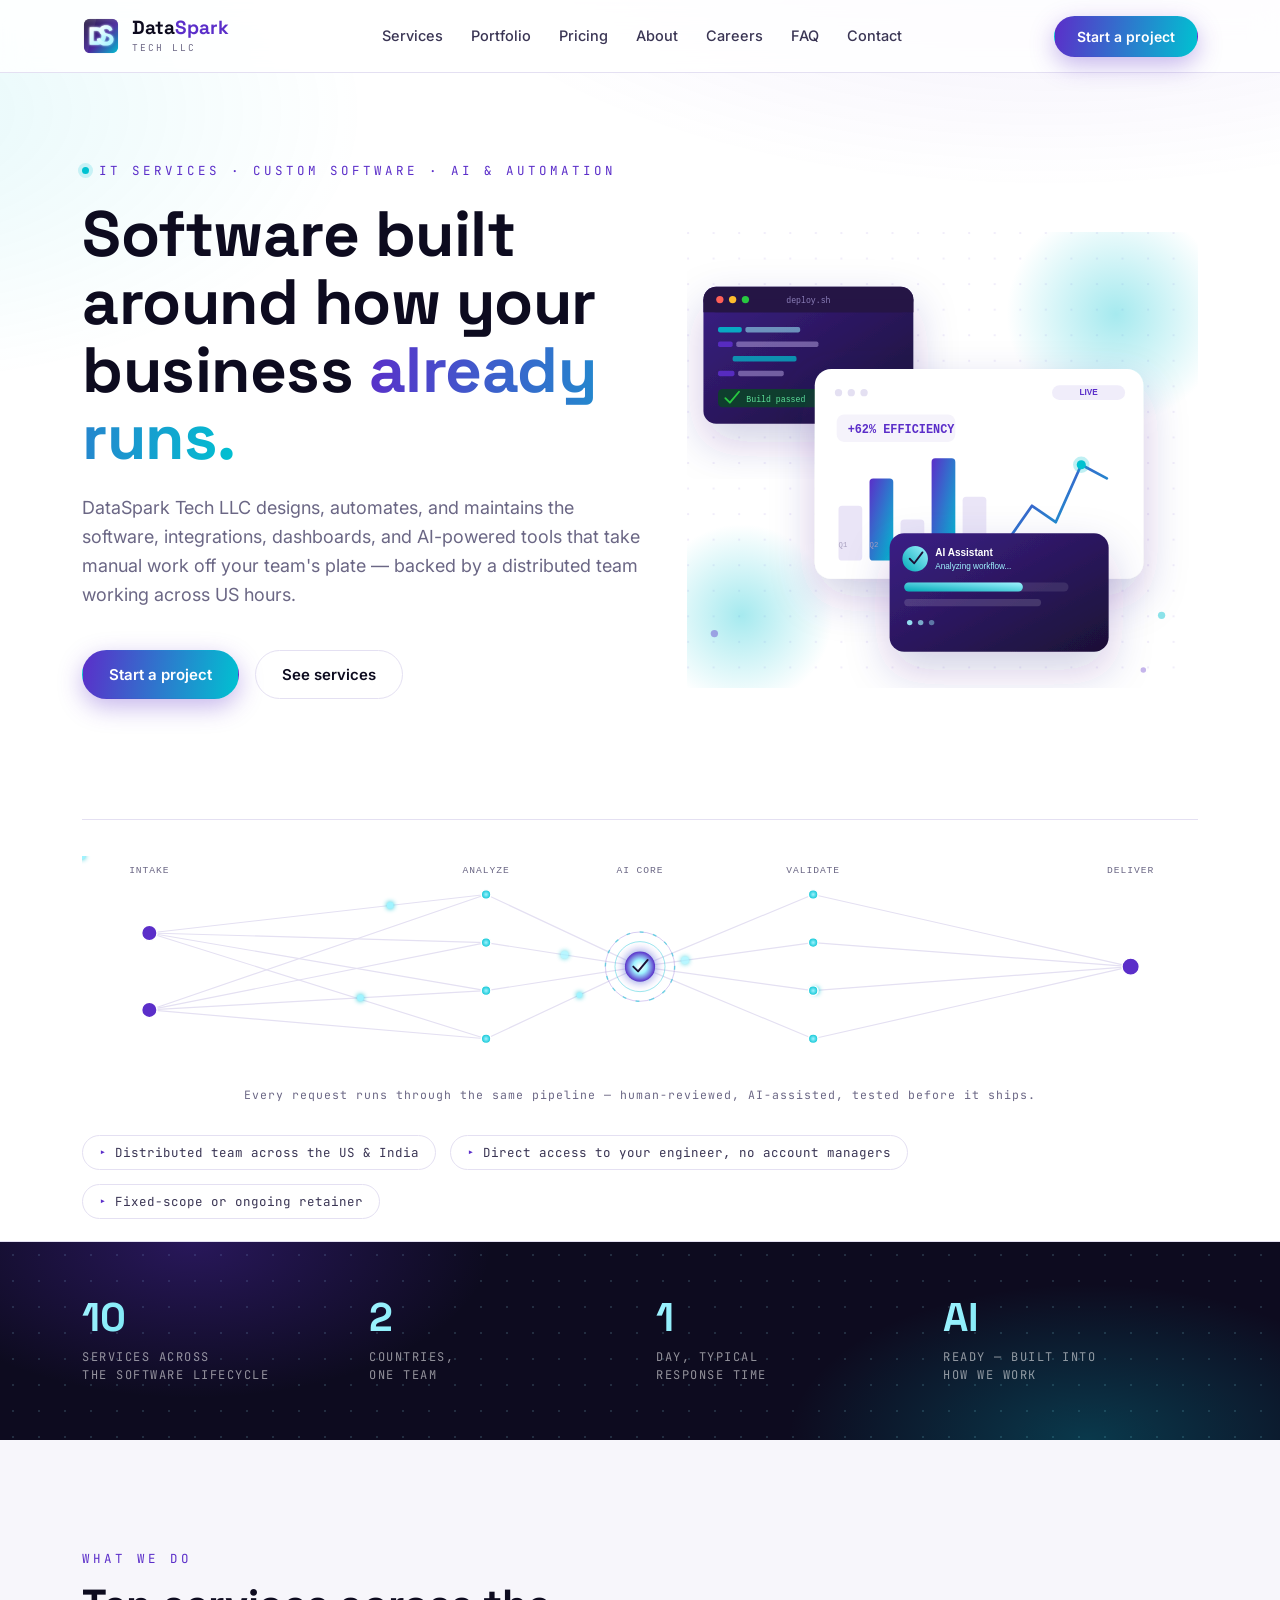
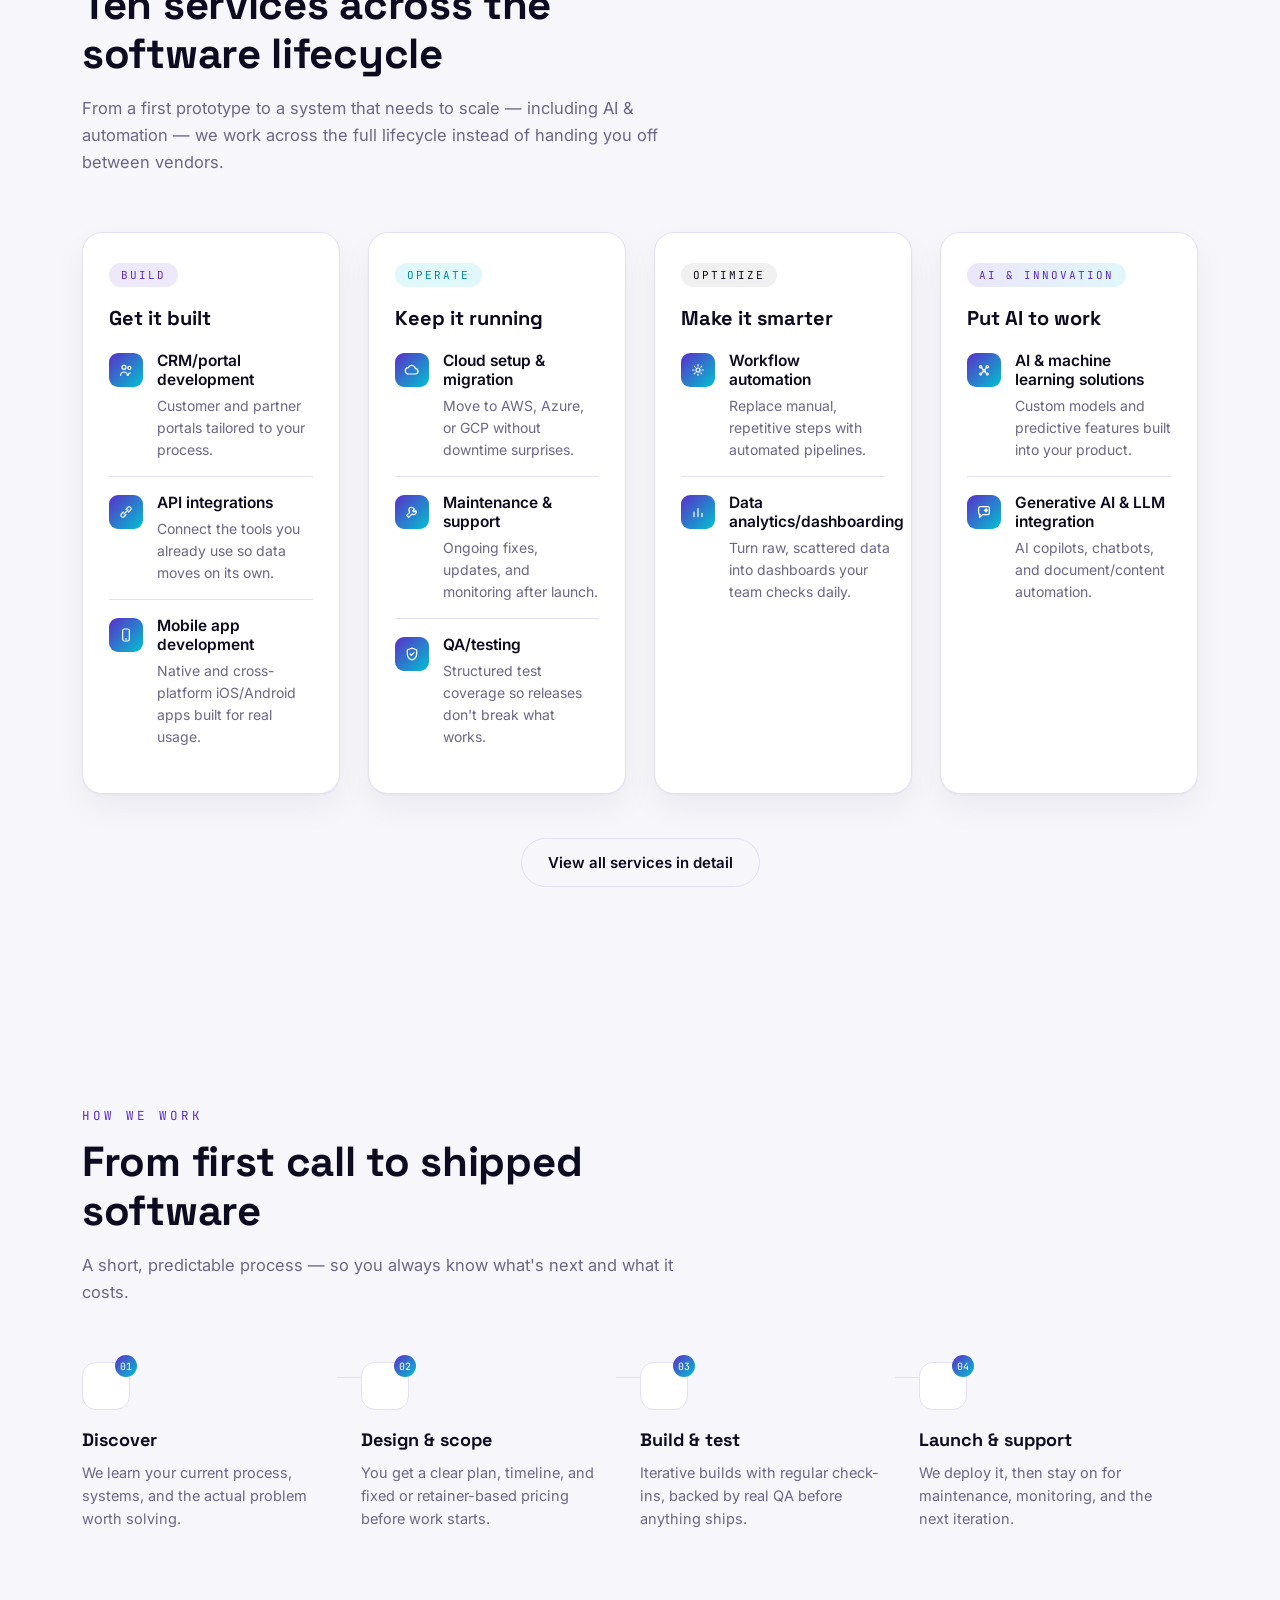
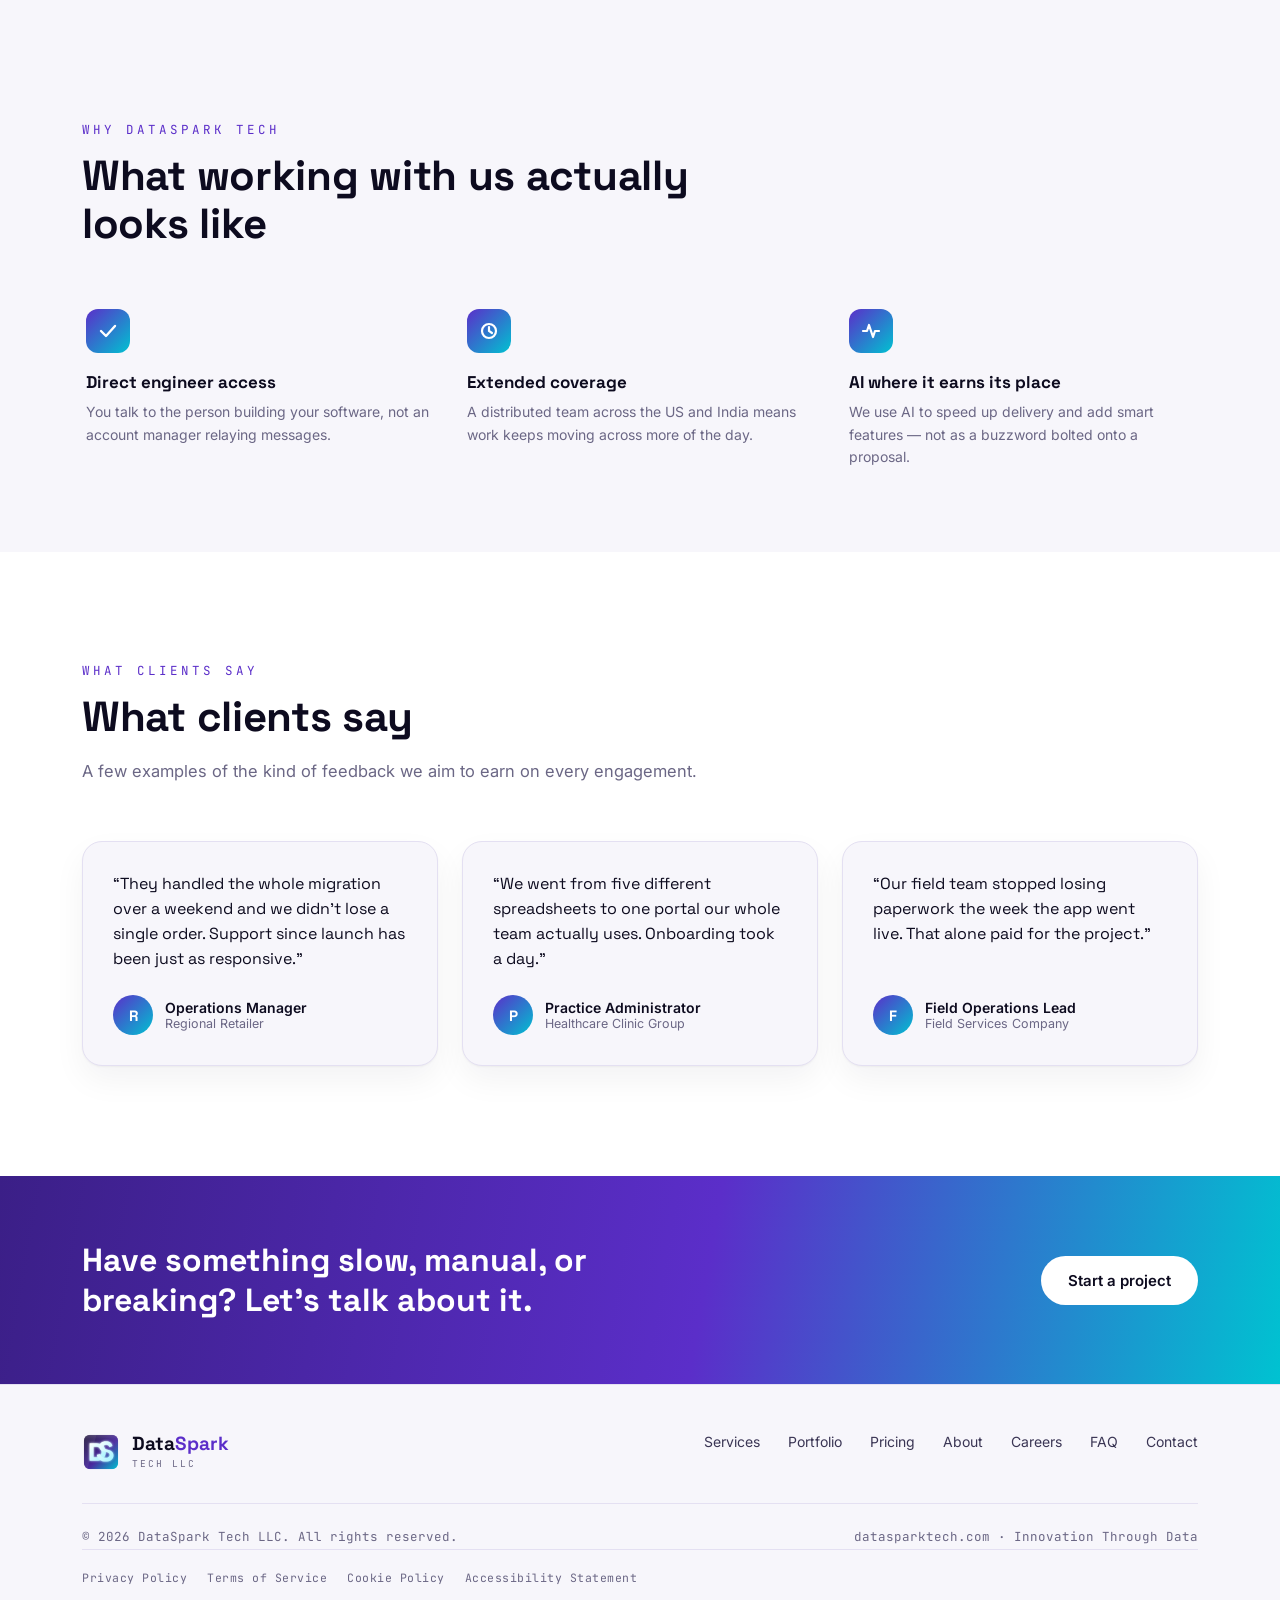
<file: index.html>
<!DOCTYPE html>
<html lang="en">
<head>
<meta charset="UTF-8">
<meta name="viewport" content="width=device-width, initial-scale=1.0">
<title>DataSpark Tech LLC — Custom Software, IT Services & AI</title>
<meta name="description" content="DataSpark Tech LLC builds custom software, AI-powered automation, and keeps systems running, with a distributed team across the US and India.">
<link rel="icon" type="image/png" href="assets/img/favicon.png">
<link rel="preconnect" href="https://fonts.googleapis.com">
<link rel="preconnect" href="https://fonts.gstatic.com" crossorigin>
<link href="https://fonts.googleapis.com/css2?family=Space+Grotesk:wght@500;600;700&family=Inter:wght@400;500;600;700&family=JetBrains+Mono:wght@400;500;600&display=swap" rel="stylesheet">
<link rel="stylesheet" href="assets/css/style.css">
</head>
<body>
<header class="site-header">
  <nav>
    <a href="index.html" class="logo-lockup">
      <img class="badge" src="assets/img/badge.svg" alt="DataSpark Tech LLC">
      <span class="logo-text">
        <span class="word">Data<span>Spark</span></span>
        <span class="sub">TECH LLC</span>
      </span>
    </a>
    <div class="nav-links">
      <a href="services.html">Services</a>
      <a href="portfolio.html">Portfolio</a>
      <a href="pricing.html">Pricing</a>
      <a href="about.html">About</a>
      <a href="careers.html">Careers</a>
      <a href="faq.html">FAQ</a>
      <a href="contact.html">Contact</a>
    </div>
    <div class="nav-cta">
      <a href="contact.html" class="btn btn-primary">Start a project</a>
    </div>
    <button class="nav-toggle" aria-label="Open menu"><span></span></button>
  </nav>
  <div class="mobile-menu">
    <a href="index.html" class="active">Home</a>
    <a href="services.html">Services</a>
    <a href="portfolio.html">Portfolio</a>
    <a href="pricing.html">Pricing</a>
    <a href="about.html">About</a>
    <a href="careers.html">Careers</a>
    <a href="faq.html">FAQ</a>
    <a href="contact.html">Contact</a>
    <a href="contact.html" class="btn btn-primary btn-block">Start a project</a>
  </div>
</header>

<main>

<!-- HERO -->
<section class="hero">
  <div class="wrap">
    <div class="hero-grid">
      <div>
        <span class="eyebrow">IT SERVICES &middot; CUSTOM SOFTWARE &middot; AI &amp; AUTOMATION</span>
        <h1>Software built around how your business <em>already runs.</em></h1>
        <p class="lead">DataSpark Tech LLC designs, automates, and maintains the software, integrations, dashboards, and AI-powered tools that take manual work off your team's plate &mdash; backed by a distributed team working across US hours.</p>
        <div class="hero-actions">
          <a href="contact.html" class="btn btn-primary">Start a project</a>
          <a href="services.html" class="btn btn-ghost-dark">See services</a>
        </div>
      </div>
      <div class="hero-visual">
        <svg viewBox="0 0 560 500" xmlns="http://www.w3.org/2000/svg">
  <defs>
    <linearGradient id="hv2Grad1" x1="0%" y1="0%" x2="100%" y2="100%">
      <stop offset="0%" stop-color="#5B2EC9"/>
      <stop offset="100%" stop-color="#00C2D1"/>
    </linearGradient>
    <linearGradient id="hv2Grad2" x1="0%" y1="0%" x2="100%" y2="100%">
      <stop offset="0%" stop-color="#3B1F87"/>
      <stop offset="100%" stop-color="#1B1035"/>
    </linearGradient>
    <linearGradient id="hv2Grad3" x1="0%" y1="100%" x2="100%" y2="0%">
      <stop offset="0%" stop-color="#00A9B7"/>
      <stop offset="100%" stop-color="#9FF3FF"/>
    </linearGradient>
    <radialGradient id="hv2Glow" cx="50%" cy="50%" r="50%">
      <stop offset="0%" stop-color="#00C2D1" stop-opacity="0.35"/>
      <stop offset="100%" stop-color="#00C2D1" stop-opacity="0"/>
    </radialGradient>
    <filter id="hv2Shadow" x="-40%" y="-40%" width="180%" height="180%">
      <feDropShadow dx="0" dy="20" stdDeviation="24" flood-color="#3B1F87" flood-opacity="0.22"/>
    </filter>
    <filter id="hv2SoftGlow" x="-100%" y="-100%" width="300%" height="300%">
      <feGaussianBlur stdDeviation="6" result="blur"/>
      <feMerge><feMergeNode in="blur"/><feMergeNode in="SourceGraphic"/></feMerge>
    </filter>
    <pattern id="hv2Grid" width="28" height="28" patternUnits="userSpaceOnUse">
      <circle cx="1.2" cy="1.2" r="1.2" fill="#5B2EC9" opacity="0.10"/>
    </pattern>
  </defs>

  <!-- ambient background -->
  <rect x="0" y="0" width="560" height="500" fill="url(#hv2Grid)"/>
  <circle cx="470" cy="90" r="120" fill="url(#hv2Glow)"/>
  <circle cx="60" cy="420" r="100" fill="url(#hv2Glow)"/>

  <!-- orbiting AI core (top right, ambient) -->
  <g transform="translate(486,70)">
    <circle r="34" fill="none" stroke="#00C2D1" stroke-width="1" opacity="0.35"/>
    <circle r="46" fill="none" stroke="#5B2EC9" stroke-width="1" opacity="0.22"/>
    <circle r="9" fill="url(#hv2Grad3)" filter="url(#hv2SoftGlow)"/>
    <circle r="3" fill="#FFFFFF"/>
    <animateTransform attributeName="transform" type="rotate" from="0 486 70" to="360 486 70" dur="18s" repeatCount="indefinite"/>
  </g>

  <!-- connector lines between panels -->
  <path d="M 150 165 C 190 165 190 210 220 220" stroke="#C9B8F2" stroke-width="1.5" stroke-dasharray="3 5" fill="none" opacity="0.7"/>
  <path d="M 400 300 C 420 320 400 340 380 355" stroke="#9FF3FF" stroke-width="1.5" stroke-dasharray="3 5" fill="none" opacity="0.7"/>
  <circle r="3" fill="#00C2D1"><animateMotion dur="2.4s" repeatCount="indefinite" path="M 150 165 C 190 165 190 210 220 220"/></circle>
  <circle r="3" fill="#5B2EC9"><animateMotion dur="2.1s" begin="0.6s" repeatCount="indefinite" path="M 400 300 C 420 320 400 340 380 355"/></circle>

  <!-- PANEL A: code editor (back layer) -->
  <g filter="url(#hv2Shadow)">
    <rect x="18" y="60" width="230" height="150" rx="14" fill="url(#hv2Grad2)"/>
  </g>
  <rect x="18" y="60" width="230" height="28" rx="14" fill="#251545"/>
  <rect x="18" y="74" width="230" height="14" fill="#251545"/>
  <circle cx="36" cy="74" r="4" fill="#FF5F57"/>
  <circle cx="50" cy="74" r="4" fill="#FEBC2E"/>
  <circle cx="64" cy="74" r="4" fill="#28C840"/>
  <text x="133" y="78" font-family="monospace" font-size="9" fill="#8B7FB8" text-anchor="middle">deploy.sh</text>
  <g font-family="monospace">
    <rect x="34" y="104" width="26" height="6" rx="2" fill="#00C2D1" opacity="0.85"/>
    <rect x="64" y="104" width="60" height="6" rx="2" fill="#9FF3FF" opacity="0.55"/>
    <rect x="34" y="120" width="16" height="6" rx="2" fill="#5B2EC9" opacity="0.9"/>
    <rect x="54" y="120" width="90" height="6" rx="2" fill="#C9B8F2" opacity="0.45"/>
    <rect x="50" y="136" width="70" height="6" rx="2" fill="#00C2D1" opacity="0.7"/>
    <rect x="34" y="152" width="18" height="6" rx="2" fill="#5B2EC9" opacity="0.9"/>
    <rect x="56" y="152" width="50" height="6" rx="2" fill="#C9B8F2" opacity="0.45"/>
  </g>
  <rect x="34" y="172" width="164" height="20" rx="5" fill="#0F3D2E"/>
  <path d="M 42 182 L 47 187 L 57 175" stroke="#28C840" stroke-width="2" fill="none" stroke-linecap="round" stroke-linejoin="round"/>
  <text x="65" y="186" font-family="monospace" font-size="9" fill="#5FE39A">Build passed</text>

  <!-- PANEL B: analytics dashboard (main/largest) -->
  <g filter="url(#hv2Shadow)">
    <rect x="140" y="150" width="360" height="230" rx="18" fill="#FFFFFF"/>
  </g>
  <circle cx="166" cy="176" r="4" fill="#E4E0F2"/>
  <circle cx="180" cy="176" r="4" fill="#E4E0F2"/>
  <circle cx="194" cy="176" r="4" fill="#E4E0F2"/>
  <rect x="400" y="168" width="80" height="16" rx="8" fill="#F0EDFA"/>
  <text x="440" y="179" font-family="Arial, sans-serif" font-size="9" fill="#5B2EC9" text-anchor="middle" font-weight="700">LIVE</text>

  <rect x="164" y="200" width="130" height="30" rx="8" fill="#F5F3FB"/>
  <text x="176" y="220" font-family="monospace" font-size="13" fill="#5B2EC9" font-weight="700">+62% EFFICIENCY</text>

  <!-- bars -->
  <rect x="166" y="300" width="26" height="60" rx="4" fill="#EAE5F7"/>
  <rect x="200" y="270" width="26" height="90" rx="4" fill="url(#hv2Grad1)"/>
  <rect x="234" y="315" width="26" height="45" rx="4" fill="#EAE5F7"/>
  <rect x="268" y="248" width="26" height="112" rx="4" fill="url(#hv2Grad1)"/>
  <rect x="302" y="290" width="26" height="70" rx="4" fill="#EAE5F7"/>

  <!-- trend line -->
  <polyline points="350,340 378,300 404,318 432,255 460,270" fill="none" stroke="url(#hv2Grad1)" stroke-width="3" stroke-linecap="round" stroke-linejoin="round"/>
  <circle cx="432" cy="255" r="5" fill="#00C2D1"/>
  <circle cx="432" cy="255" r="9" fill="#00C2D1" opacity="0.25"/>

  <text x="166" y="345" font-family="monospace" font-size="8" fill="#A8A0C0">Q1</text>
  <text x="200" y="345" font-family="monospace" font-size="8" fill="#A8A0C0">Q2</text>
  <text x="234" y="345" font-family="monospace" font-size="8" fill="#A8A0C0">Q3</text>
  <text x="268" y="345" font-family="monospace" font-size="8" fill="#A8A0C0">Q4</text>

  <!-- PANEL C: AI assistant chat (front layer) -->
  <g filter="url(#hv2Shadow)">
    <rect x="222" y="330" width="240" height="130" rx="16" fill="url(#hv2Grad2)"/>
  </g>
  <circle cx="250" cy="358" r="14" fill="url(#hv2Grad3)"/>
  <path d="M 244 358 L 249 363 L 258 351" stroke="#1B1035" stroke-width="2" fill="none" stroke-linecap="round" stroke-linejoin="round"/>
  <text x="272" y="355" font-family="Arial, sans-serif" font-size="11" fill="#FFFFFF" font-weight="700">AI Assistant</text>
  <text x="272" y="369" font-family="Arial, sans-serif" font-size="9" fill="#9FF3FF">Analyzing workflow...</text>

  <rect x="238" y="384" width="180" height="10" rx="5" fill="#FFFFFF" opacity="0.10"/>
  <rect x="238" y="384" width="130" height="10" rx="5" fill="url(#hv2Grad3)"/>
  <rect x="238" y="402" width="150" height="8" rx="4" fill="#FFFFFF" opacity="0.14"/>

  <!-- typing indicator -->
  <circle cx="244" cy="428" r="3" fill="#9FF3FF"><animate attributeName="opacity" values="0.3;1;0.3" dur="1.2s" repeatCount="indefinite"/></circle>
  <circle cx="256" cy="428" r="3" fill="#9FF3FF"><animate attributeName="opacity" values="0.3;1;0.3" dur="1.2s" begin="0.2s" repeatCount="indefinite"/></circle>
  <circle cx="268" cy="428" r="3" fill="#9FF3FF"><animate attributeName="opacity" values="0.3;1;0.3" dur="1.2s" begin="0.4s" repeatCount="indefinite"/></circle>

  <!-- decorative floating dots -->
  <circle cx="30" cy="440" r="4" fill="#5B2EC9" opacity="0.4"/>
  <circle cx="520" cy="420" r="4" fill="#00C2D1" opacity="0.45"/>
  <circle cx="500" cy="480" r="3" fill="#5B2EC9" opacity="0.35"/>
</svg>

      </div>
    </div>

    <div class="pulse-wrap">
      <svg class="network-svg" viewBox="0 0 1160 230" preserveAspectRatio="none" xmlns="http://www.w3.org/2000/svg">
  <defs>
    <linearGradient id="netLineGrad" x1="0%" y1="0%" x2="100%" y2="0%">
      <stop offset="0%" stop-color="#5B2EC9"/>
      <stop offset="50%" stop-color="#00C2D1"/>
      <stop offset="100%" stop-color="#00A9B7"/>
    </linearGradient>
    <radialGradient id="netNodeGrad">
      <stop offset="0%" stop-color="#9FF3FF"/>
      <stop offset="100%" stop-color="#00C2D1"/>
    </radialGradient>
    <radialGradient id="netCoreGrad">
      <stop offset="0%" stop-color="#FFFFFF"/>
      <stop offset="45%" stop-color="#9FF3FF"/>
      <stop offset="100%" stop-color="#5B2EC9"/>
    </radialGradient>
    <filter id="netGlow" x="-150%" y="-150%" width="400%" height="400%">
      <feGaussianBlur stdDeviation="5" result="b"/>
      <feMerge><feMergeNode in="b"/><feMergeNode in="SourceGraphic"/></feMerge>
    </filter>
  </defs>

  <!-- stage labels above the graphic -->
  <g font-family="monospace" font-size="10" fill="#6B6785" letter-spacing="1">
    <text x="70" y="18" text-anchor="middle">INTAKE</text>
    <text x="420" y="18" text-anchor="middle">ANALYZE</text>
    <text x="580" y="18" text-anchor="middle">AI CORE</text>
    <text x="760" y="18" text-anchor="middle">VALIDATE</text>
    <text x="1090" y="18" text-anchor="middle">DELIVER</text>
  </g>

  <!-- edges: input -> hidden1 -->
  <g class="net-edges">
    <line class="net-edge" data-a="i0" data-b="h0" x1="70" y1="80" x2="420" y2="40"/>
    <line class="net-edge" data-a="i0" data-b="h1" x1="70" y1="80" x2="420" y2="90"/>
    <line class="net-edge" data-a="i0" data-b="h2" x1="70" y1="80" x2="420" y2="140"/>
    <line class="net-edge" data-a="i0" data-b="h3" x1="70" y1="80" x2="420" y2="190"/>
    <line class="net-edge" data-a="i1" data-b="h0" x1="70" y1="160" x2="420" y2="40"/>
    <line class="net-edge" data-a="i1" data-b="h1" x1="70" y1="160" x2="420" y2="90"/>
    <line class="net-edge" data-a="i1" data-b="h2" x1="70" y1="160" x2="420" y2="140"/>
    <line class="net-edge" data-a="i1" data-b="h3" x1="70" y1="160" x2="420" y2="190"/>

    <!-- hidden1 -> core -->
    <line class="net-edge" data-a="h0" data-b="core" x1="420" y1="40" x2="580" y2="115"/>
    <line class="net-edge" data-a="h1" data-b="core" x1="420" y1="90" x2="580" y2="115"/>
    <line class="net-edge" data-a="h2" data-b="core" x1="420" y1="140" x2="580" y2="115"/>
    <line class="net-edge" data-a="h3" data-b="core" x1="420" y1="190" x2="580" y2="115"/>

    <!-- core -> hidden2 -->
    <line class="net-edge" data-a="core" data-b="g0" x1="580" y1="115" x2="760" y2="40"/>
    <line class="net-edge" data-a="core" data-b="g1" x1="580" y1="115" x2="760" y2="90"/>
    <line class="net-edge" data-a="core" data-b="g2" x1="580" y1="115" x2="760" y2="140"/>
    <line class="net-edge" data-a="core" data-b="g3" x1="580" y1="115" x2="760" y2="190"/>

    <!-- hidden2 -> output -->
    <line class="net-edge" data-a="g0" data-b="o0" x1="760" y1="40" x2="1090" y2="115"/>
    <line class="net-edge" data-a="g1" data-b="o0" x1="760" y1="90" x2="1090" y2="115"/>
    <line class="net-edge" data-a="g2" data-b="o0" x1="760" y1="140" x2="1090" y2="115"/>
    <line class="net-edge" data-a="g3" data-b="o0" x1="760" y1="190" x2="1090" y2="115"/>
  </g>

  <!-- orbit rings around AI core -->
  <circle cx="580" cy="115" r="26" fill="none" stroke="#00C2D1" stroke-width="1" opacity="0.4"/>
  <circle cx="580" cy="115" r="36" fill="none" stroke="#5B2EC9" stroke-width="1" opacity="0.25"/>
  <circle cx="580" cy="115" r="36" fill="none" stroke="#00C2D1" stroke-width="1.5" opacity="0.5" stroke-dasharray="4 10">
    <animateTransform attributeName="transform" type="rotate" from="0 580 115" to="360 580 115" dur="9s" repeatCount="indefinite"/>
  </circle>

  <!-- traveling pulses -->
  <g class="net-pulses">
    <circle class="net-pulse-dot" r="3.5"><animateMotion dur="2.4s" begin="0s" repeatCount="indefinite" path="M70,80 L420,40"/><animate attributeName="opacity" values="0;1;1;0" keyTimes="0;0.1;0.85;1" dur="2.4s" repeatCount="indefinite"/></circle>
    <circle class="net-pulse-dot" r="3.5"><animateMotion dur="2.1s" begin="0.4s" repeatCount="indefinite" path="M70,160 L420,140"/><animate attributeName="opacity" values="0;1;1;0" keyTimes="0;0.1;0.85;1" dur="2.1s" repeatCount="indefinite"/></circle>
    <circle class="net-pulse-dot" r="4"><animateMotion dur="1.6s" begin="0.9s" repeatCount="indefinite" path="M420,90 L580,115"/><animate attributeName="opacity" values="0;1;1;0" keyTimes="0;0.1;0.85;1" dur="1.6s" repeatCount="indefinite"/></circle>
    <circle class="net-pulse-dot" r="4"><animateMotion dur="1.6s" begin="1.3s" repeatCount="indefinite" path="M580,115 L760,90"/><animate attributeName="opacity" values="0;1;1;0" keyTimes="0;0.1;0.85;1" dur="1.6s" repeatCount="indefinite"/></circle>
    <circle class="net-pulse-dot" r="3.5"><animateMotion dur="2.2s" begin="1.7s" repeatCount="indefinite" path="M760,140 L1090,115"/><animate attributeName="opacity" values="0;1;1;0" keyTimes="0;0.1;0.85;1" dur="2.2s" repeatCount="indefinite"/></circle>
    <circle class="net-pulse-dot" r="3.5"><animateMotion dur="2.3s" begin="2.1s" repeatCount="indefinite" path="M760,40 L1090,115"/><animate attributeName="opacity" values="0;1;1;0" keyTimes="0;0.1;0.85;1" dur="2.3s" repeatCount="indefinite"/></circle>
    <circle class="net-pulse-dot" r="3"><animateMotion dur="2.5s" begin="0.2s" repeatCount="indefinite" path="M420,190 L580,115"/><animate attributeName="opacity" values="0;1;1;0" keyTimes="0;0.1;0.85;1" dur="2.5s" repeatCount="indefinite"/></circle>
  </g>

  <!-- nodes -->
  <g class="net-nodes">
    <circle class="net-node net-node-io" data-id="i0" cx="70" cy="80" r="8"/>
    <circle class="net-node net-node-io" data-id="i1" cx="70" cy="160" r="8"/>

    <circle class="net-node" data-id="h0" cx="420" cy="40" r="5"/>
    <circle class="net-node" data-id="h1" cx="420" cy="90" r="5"/>
    <circle class="net-node" data-id="h2" cx="420" cy="140" r="5"/>
    <circle class="net-node" data-id="h3" cx="420" cy="190" r="5"/>

    <circle class="net-node" data-id="g0" cx="760" cy="40" r="5"/>
    <circle class="net-node" data-id="g1" cx="760" cy="90" r="5"/>
    <circle class="net-node" data-id="g2" cx="760" cy="140" r="5"/>
    <circle class="net-node" data-id="g3" cx="760" cy="190" r="5"/>

    <circle class="net-node net-node-io" data-id="o0" cx="1090" cy="115" r="9"/>
  </g>

  <!-- AI core, drawn last so it's on top and biggest -->
  <circle cx="580" cy="115" r="15" fill="url(#netCoreGrad)" filter="url(#netGlow)">
    <animate attributeName="r" values="14;17;14" dur="2.4s" repeatCount="indefinite"/>
  </circle>
  <path d="M 573 115 L 578 120 L 588 108" stroke="#1B1035" stroke-width="2" fill="none" stroke-linecap="round" stroke-linejoin="round"/>
</svg>

      <p style="text-align:center; font-family:var(--mono); font-size:11.5px; letter-spacing:1px; color:var(--muted); margin-top:10px;">Every request runs through the same pipeline &mdash; human-reviewed, AI-assisted, tested before it ships.</p>
    </div>
  </div>
</section>

<!-- FACTS -->
<div class="facts">
  <div class="wrap">
    <span class="fact-pill">Distributed team across the US &amp; India</span>
    <span class="fact-pill">Direct access to your engineer, no account managers</span>
    <span class="fact-pill">Fixed-scope or ongoing retainer</span>
  </div>
</div>

<!-- STATS BAR -->
<div class="stats-bar">
  <div class="wrap">
    <div class="stat-block">
      <div class="num">10</div>
      <div class="label">SERVICES ACROSS<br>THE SOFTWARE LIFECYCLE</div>
    </div>
    <div class="stat-block">
      <div class="num">2</div>
      <div class="label">COUNTRIES,<br>ONE TEAM</div>
    </div>
    <div class="stat-block">
      <div class="num">1</div>
      <div class="label">DAY, TYPICAL<br>RESPONSE TIME</div>
    </div>
    <div class="stat-block">
      <div class="num">AI</div>
      <div class="label">READY &mdash; BUILT INTO<br>HOW WE WORK</div>
    </div>
  </div>
</div>

<!-- SERVICES TEASER -->
<section class="services section" id="services">
  <div class="wrap">
    <div class="section-head">
      <span class="section-eyebrow">WHAT WE DO</span>
      <h2>Ten services across the software lifecycle</h2>
      <p>From a first prototype to a system that needs to scale &mdash; including AI &amp; automation &mdash; we work across the full lifecycle instead of handing you off between vendors.</p>
    </div>

    <div class="service-groups">
      <div class="service-group">
        <span class="group-tag tag-build">BUILD</span>
        <h3 class="group-title">Get it built</h3>
        <div class="service-item">
          <div class="icon-badge sm"><svg viewBox="0 0 24 24"><g fill="none" stroke="white" stroke-width="1.8" stroke-linecap="round" stroke-linejoin="round"><circle cx="9" cy="8" r="3"/><path d="M4 20c0-3 2.5-5 5-5s5 2 5 5"/><circle cx="17" cy="9" r="2.3"/><path d="M15 20c.3-2 1.6-3.4 3.2-3.8"/></g></svg></div>
          <div class="service-item-body"><h3>CRM/portal development</h3>
          <p>Customer and partner portals tailored to your process.</p></div>
        </div>
        <div class="service-item">
          <div class="icon-badge sm"><svg viewBox="0 0 24 24"><g fill="none" stroke="white" stroke-width="1.8" stroke-linecap="round" stroke-linejoin="round"><path d="M8 12L5.5 14.5a3 3 0 104.2 4.2L12 16"/><path d="M16 12l2.5-2.5a3 3 0 10-4.2-4.2L12 8"/><path d="M9 15l6-6"/></g></svg></div>
          <div class="service-item-body"><h3>API integrations</h3>
          <p>Connect the tools you already use so data moves on its own.</p></div>
        </div>
        <div class="service-item">
          <div class="icon-badge sm"><svg viewBox="0 0 24 24"><g fill="none" stroke="white" stroke-width="1.8" stroke-linecap="round" stroke-linejoin="round"><rect x="7" y="3" width="10" height="18" rx="2.5"/><line x1="11" y1="18" x2="13" y2="18"/></g></svg></div>
          <div class="service-item-body"><h3>Mobile app development</h3>
          <p>Native and cross-platform iOS/Android apps built for real usage.</p></div>
        </div>
      </div>

      <div class="service-group">
        <span class="group-tag tag-operate">OPERATE</span>
        <h3 class="group-title">Keep it running</h3>
        <div class="service-item">
          <div class="icon-badge sm"><svg viewBox="0 0 24 24"><g fill="none" stroke="white" stroke-width="1.8" stroke-linecap="round" stroke-linejoin="round"><path d="M7 18h10a4 4 0 000-8 5.5 5.5 0 00-10.5-1.5A4.5 4.5 0 007 18z"/></g></svg></div>
          <div class="service-item-body"><h3>Cloud setup &amp; migration</h3>
          <p>Move to AWS, Azure, or GCP without downtime surprises.</p></div>
        </div>
        <div class="service-item">
          <div class="icon-badge sm"><svg viewBox="0 0 24 24"><g fill="none" stroke="white" stroke-width="1.8" stroke-linecap="round" stroke-linejoin="round"><path d="M14.5 6.5a4 4 0 10-5.6 5.6L4 17l3 3 4.9-4.9a4 4 0 005.6-5.6l-2.5 2.5-2-2 2.5-2.5z"/></g></svg></div>
          <div class="service-item-body"><h3>Maintenance &amp; support</h3>
          <p>Ongoing fixes, updates, and monitoring after launch.</p></div>
        </div>
        <div class="service-item">
          <div class="icon-badge sm"><svg viewBox="0 0 24 24"><g fill="none" stroke="white" stroke-width="1.8" stroke-linecap="round" stroke-linejoin="round"><path d="M12 3l7 3v6c0 4.5-3 7.5-7 9-4-1.5-7-4.5-7-9V6l7-3z"/><path d="M9 12l2 2 4-4"/></g></svg></div>
          <div class="service-item-body"><h3>QA/testing</h3>
          <p>Structured test coverage so releases don't break what works.</p></div>
        </div>
      </div>

      <div class="service-group">
        <span class="group-tag tag-optimize">OPTIMIZE</span>
        <h3 class="group-title">Make it smarter</h3>
        <div class="service-item">
          <div class="icon-badge sm"><svg viewBox="0 0 24 24"><g fill="none" stroke="white" stroke-width="1.8" stroke-linecap="round" stroke-linejoin="round"><circle cx="12" cy="12" r="3"/><path d="M12 4v2M12 18v2M4 12h2M18 12h2M6.3 6.3l1.4 1.4M16.3 16.3l1.4 1.4M6.3 17.7l1.4-1.4M16.3 7.7l1.4-1.4"/></g></svg></div>
          <div class="service-item-body"><h3>Workflow automation</h3>
          <p>Replace manual, repetitive steps with automated pipelines.</p></div>
        </div>
        <div class="service-item">
          <div class="icon-badge sm"><svg viewBox="0 0 24 24"><g fill="none" stroke="white" stroke-width="1.8" stroke-linecap="round" stroke-linejoin="round"><line x1="6" y1="19" x2="6" y2="12"/><line x1="12" y1="19" x2="12" y2="7"/><line x1="18" y1="19" x2="18" y2="14"/></g></svg></div>
          <div class="service-item-body"><h3>Data analytics/dashboarding</h3>
          <p>Turn raw, scattered data into dashboards your team checks daily.</p></div>
        </div>
      </div>

      <div class="service-group">
        <span class="group-tag tag-ai">AI &amp; INNOVATION</span>
        <h3 class="group-title">Put AI to work</h3>
        <div class="service-item">
          <div class="icon-badge sm"><svg viewBox="0 0 24 24"><g fill="none" stroke="white" stroke-width="1.8" stroke-linecap="round" stroke-linejoin="round"><circle cx="7" cy="7" r="1.7"/><circle cx="17" cy="7" r="1.7"/><circle cx="12" cy="13" r="1.7"/><circle cx="7" cy="18" r="1.5"/><circle cx="17" cy="18" r="1.5"/><path d="M8.3 8.2L10.8 11.7M15.7 8.2L13.2 11.7M8.3 17L10.8 14.3M15.7 17L13.2 14.3"/></g></svg></div>
          <div class="service-item-body"><h3>AI &amp; machine learning solutions</h3>
          <p>Custom models and predictive features built into your product.</p></div>
        </div>
        <div class="service-item">
          <div class="icon-badge sm"><svg viewBox="0 0 24 24"><g fill="none" stroke="white" stroke-width="1.8" stroke-linecap="round" stroke-linejoin="round"><path d="M4 6.5A2.5 2.5 0 016.5 4h11A2.5 2.5 0 0120 6.5v7A2.5 2.5 0 0117.5 16H10l-4.5 4v-4H6.5A2.5 2.5 0 014 13.5v-7z"/><path d="M15 7l.8 1.7L17.5 9.5l-1.7.8L15 12l-.8-1.7L12.5 9.5l1.7-.8L15 7z"/></g></svg></div>
          <div class="service-item-body"><h3>Generative AI &amp; LLM integration</h3>
          <p>AI copilots, chatbots, and document/content automation.</p></div>
        </div>
      </div>
    </div>

    <div style="text-align:center; margin-top:44px;">
      <a href="services.html" class="btn btn-ghost-dark">View all services in detail</a>
    </div>
  </div>
</section>

<!-- PROCESS -->
<section class="process section" id="process" style="background:var(--paper);">
  <div class="wrap">
    <div class="section-head">
      <span class="section-eyebrow">HOW WE WORK</span>
      <h2>From first call to shipped software</h2>
      <p>A short, predictable process &mdash; so you always know what's next and what it costs.</p>
    </div>

    <div class="process-list">
      <div class="step">
        <div class="step-icon"><svg viewBox="0 0 24 24"><g fill="none" stroke="white" stroke-width="1.8" stroke-linecap="round" stroke-linejoin="round"><circle cx="10.5" cy="10.5" r="6"/><line x1="15" y1="15" x2="20" y2="20"/></g></svg><span class="step-num-tag">01</span></div>
        <h3>Discover</h3>
        <p>We learn your current process, systems, and the actual problem worth solving.</p>
      </div>
      <div class="step">
        <div class="step-icon"><svg viewBox="0 0 24 24"><g fill="none" stroke="white" stroke-width="1.8" stroke-linecap="round" stroke-linejoin="round"><path d="M4 20l2-6 10-10 4 4-10 10-6 2z"/><line x1="13" y1="6" x2="17" y2="10"/></g></svg><span class="step-num-tag">02</span></div>
        <h3>Design &amp; scope</h3>
        <p>You get a clear plan, timeline, and fixed or retainer-based pricing before work starts.</p>
      </div>
      <div class="step">
        <div class="step-icon"><svg viewBox="0 0 24 24"><g fill="none" stroke="white" stroke-width="1.8" stroke-linecap="round" stroke-linejoin="round"><polyline points="8 6 3 12 8 18"/><polyline points="16 6 21 12 16 18"/></g></svg><span class="step-num-tag">03</span></div>
        <h3>Build &amp; test</h3>
        <p>Iterative builds with regular check-ins, backed by real QA before anything ships.</p>
      </div>
      <div class="step">
        <div class="step-icon"><svg viewBox="0 0 24 24"><g fill="none" stroke="white" stroke-width="1.8" stroke-linecap="round" stroke-linejoin="round"><path d="M12 2c3 2 5 6 4 11l-4 4-4-4c-1-5 1-9 4-11z"/><circle cx="12" cy="9" r="1.6"/><path d="M8 15l-3 3M16 15l3 3"/></g></svg><span class="step-num-tag">04</span></div>
        <h3>Launch &amp; support</h3>
        <p>We deploy it, then stay on for maintenance, monitoring, and the next iteration.</p>
      </div>
    </div>
  </div>
</section>

<!-- WHY US -->
<section class="section tight" style="background:var(--paper);">
  <div class="wrap">
    <div class="section-head">
      <span class="section-eyebrow">WHY DATASPARK TECH</span>
      <h2>What working with us actually looks like</h2>
    </div>
    <div class="feature-row">
      <div class="feature-item">
        <div class="fi-icon">
          <svg width="22" height="22" viewBox="0 0 22 22" fill="none"><path d="M4 11L9 16L18 6" stroke="white" stroke-width="2.4" stroke-linecap="round" stroke-linejoin="round"/></svg>
        </div>
        <h3>Direct engineer access</h3>
        <p>You talk to the person building your software, not an account manager relaying messages.</p>
      </div>
      <div class="feature-item">
        <div class="fi-icon">
          <svg width="22" height="22" viewBox="0 0 22 22" fill="none"><circle cx="11" cy="11" r="7" stroke="white" stroke-width="2.2"/><path d="M11 7v4l3 2" stroke="white" stroke-width="2.2" stroke-linecap="round"/></svg>
        </div>
        <h3>Extended coverage</h3>
        <p>A distributed team across the US and India means work keeps moving across more of the day.</p>
      </div>
      <div class="feature-item">
        <div class="fi-icon">
          <svg width="22" height="22" viewBox="0 0 22 22" fill="none"><path d="M3 11h4l2-6 4 12 2-6h4" stroke="white" stroke-width="2.2" stroke-linecap="round" stroke-linejoin="round"/></svg>
        </div>
        <h3>AI where it earns its place</h3>
        <p>We use AI to speed up delivery and add smart features &mdash; not as a buzzword bolted onto a proposal.</p>
      </div>
    </div>
  </div>
</section>

<!-- TESTIMONIALS TEASER -->
<section class="testimonials section" id="testimonials">
  <div class="wrap">
    <div class="section-head">
      <span class="section-eyebrow">WHAT CLIENTS SAY</span>
      <h2>What clients say</h2>
      <p>A few examples of the kind of feedback we aim to earn on every engagement.</p>
    </div>
    <div class="testi-grid">
      <div class="testi-card">
        <p class="testi-quote">&ldquo;They handled the whole migration over a weekend and we didn't lose a single order. Support since launch has been just as responsive.&rdquo;</p>
        <div class="testi-person">
          <div class="testi-avatar">R</div>
          <div><div class="name">Operations Manager</div><div class="role">Regional Retailer</div></div>
        </div>
      </div>
      <div class="testi-card">
        <p class="testi-quote">&ldquo;We went from five different spreadsheets to one portal our whole team actually uses. Onboarding took a day.&rdquo;</p>
        <div class="testi-person">
          <div class="testi-avatar">P</div>
          <div><div class="name">Practice Administrator</div><div class="role">Healthcare Clinic Group</div></div>
        </div>
      </div>
      <div class="testi-card">
        <p class="testi-quote">&ldquo;Our field team stopped losing paperwork the week the app went live. That alone paid for the project.&rdquo;</p>
        <div class="testi-person">
          <div class="testi-avatar">F</div>
          <div><div class="name">Field Operations Lead</div><div class="role">Field Services Company</div></div>
        </div>
      </div>
    </div>
  </div>
</section>

<!-- CTA BANNER -->
<div class="cta-banner">
  <div class="wrap">
    <h2>Have something slow, manual, or breaking? Let's talk about it.</h2>
    <a href="contact.html" class="btn">Start a project</a>
  </div>
</div>

</main>
<footer>
  <div class="wrap">
    <div class="footer-top">
      <a href="index.html" class="logo-lockup">
        <img class="badge" src="assets/img/badge.svg" alt="DataSpark Tech LLC">
        <span class="logo-text">
          <span class="word">Data<span>Spark</span></span>
          <span class="sub">TECH LLC</span>
        </span>
      </a>
      <div class="footer-links">
        <a href="services.html">Services</a>
        <a href="portfolio.html">Portfolio</a>
        <a href="pricing.html">Pricing</a>
        <a href="about.html">About</a>
        <a href="careers.html">Careers</a>
        <a href="faq.html">FAQ</a>
        <a href="contact.html">Contact</a>
      </div>
    </div>
    <div class="footer-bottom">
      <span>&copy; 2026 DataSpark Tech LLC. All rights reserved.</span>
      <span>datasparktech.com &middot; Innovation Through Data</span>
    </div>
    <div class="footer-legal">
      <a href="privacy.html">Privacy Policy</a>
      <a href="terms.html">Terms of Service</a>
      <a href="cookies.html">Cookie Policy</a>
      <a href="accessibility.html">Accessibility Statement</a>
    </div>
  </div>
</footer>
<script src="assets/js/main.js"></script>
</body>
</html>
</file>
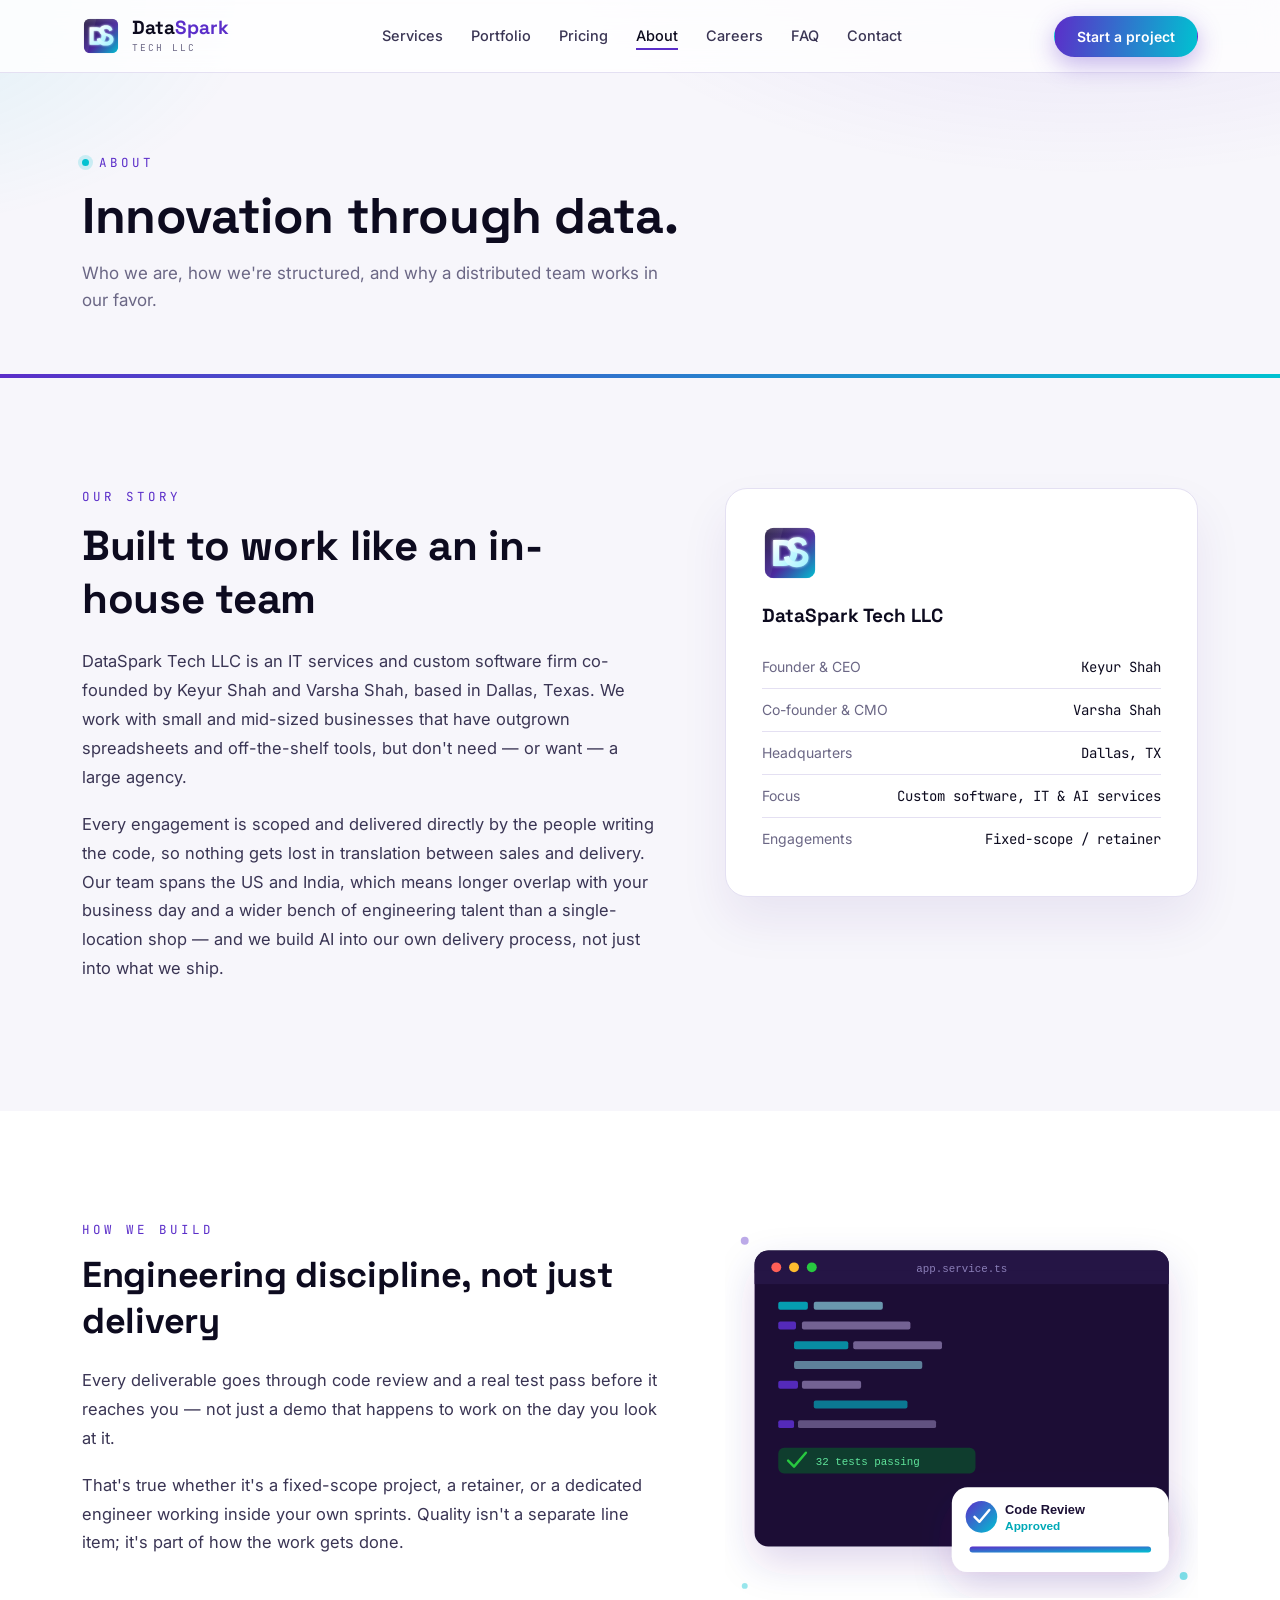
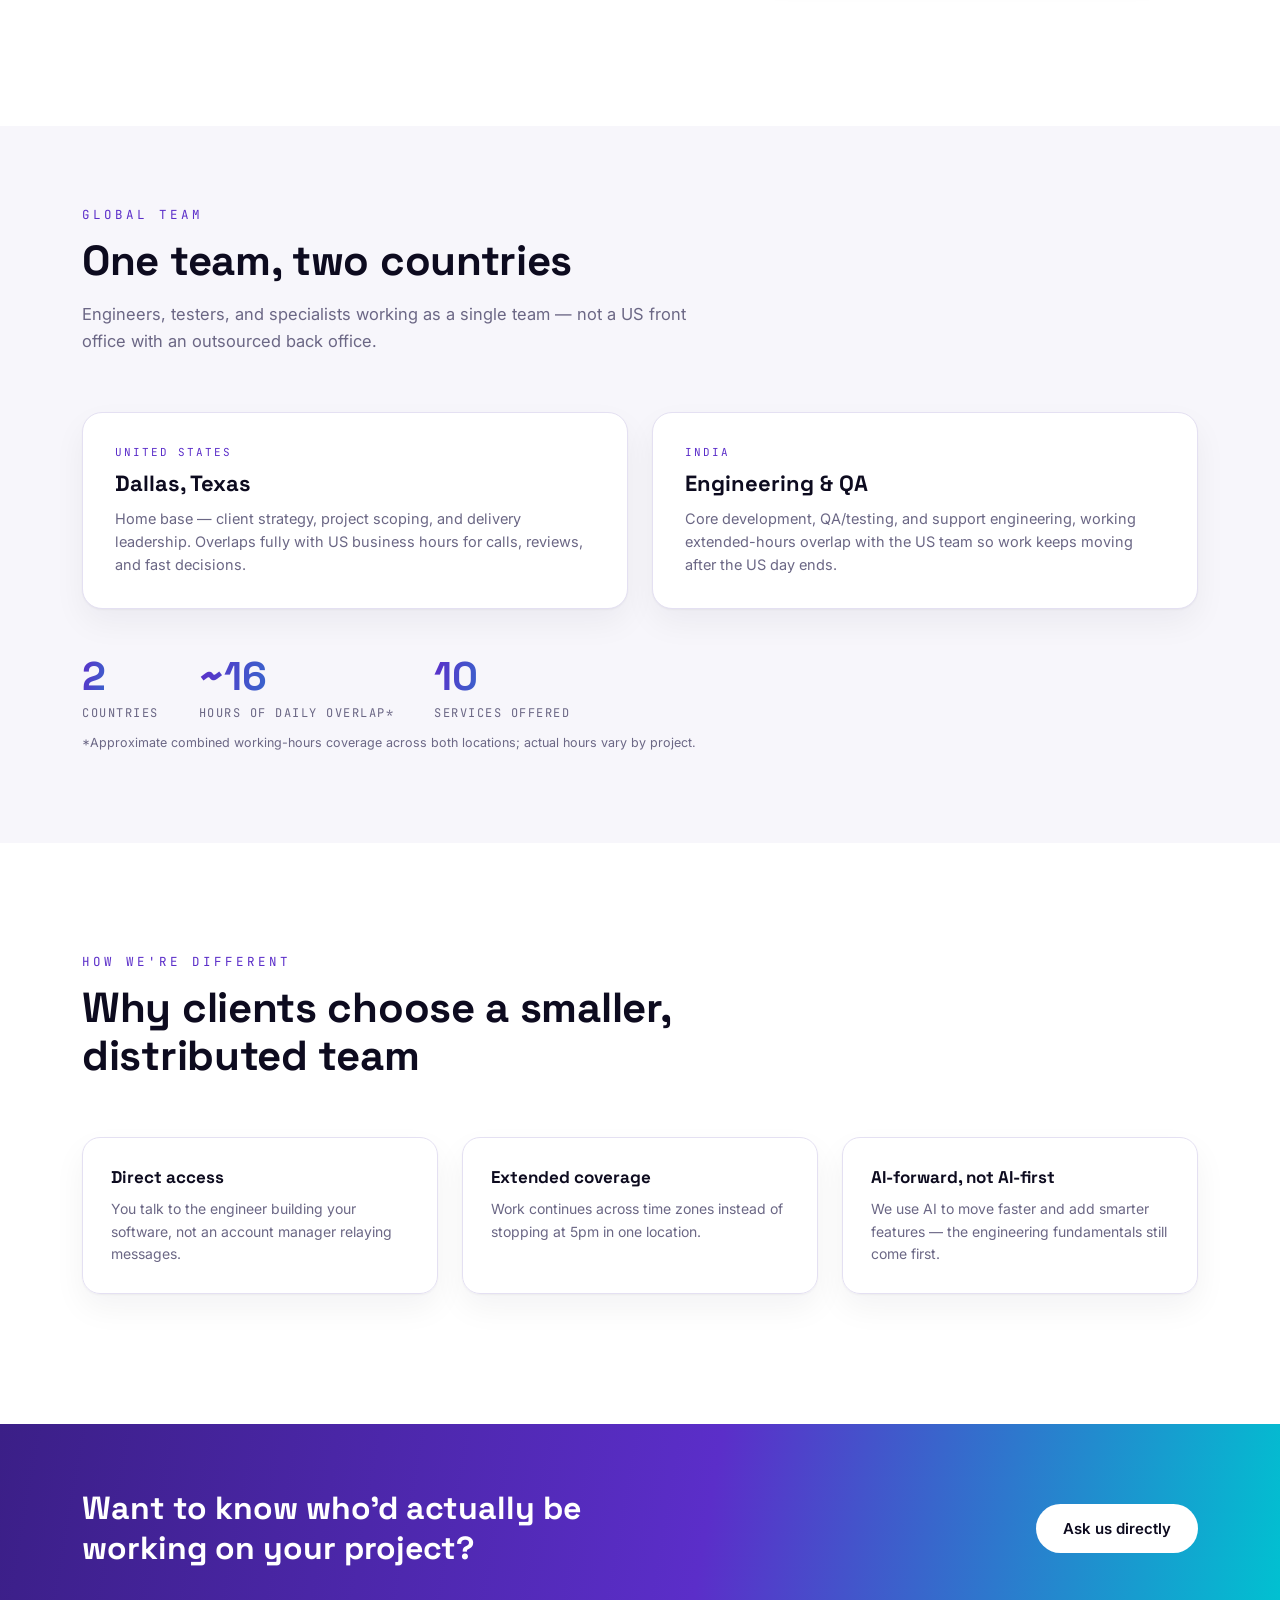
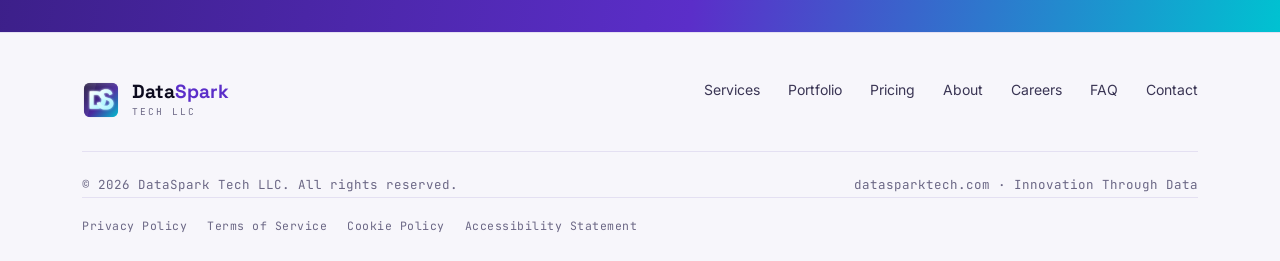
<file: about.html>
<!DOCTYPE html>
<html lang="en">
<head>
<meta charset="UTF-8">
<meta name="viewport" content="width=device-width, initial-scale=1.0">
<title>About — DataSpark Tech LLC</title>
<meta name="description" content="DataSpark Tech LLC is a custom software, IT, and AI services firm co-founded by Keyur Shah and Varsha Shah, with a distributed team spanning the US and India.">
<link rel="icon" type="image/png" href="assets/img/favicon.png">
<link rel="preconnect" href="https://fonts.googleapis.com">
<link rel="preconnect" href="https://fonts.gstatic.com" crossorigin>
<link href="https://fonts.googleapis.com/css2?family=Space+Grotesk:wght@500;600;700&family=Inter:wght@400;500;600;700&family=JetBrains+Mono:wght@400;500;600&display=swap" rel="stylesheet">
<link rel="stylesheet" href="assets/css/style.css">
</head>
<body>
<header class="site-header">
  <nav>
    <a href="index.html" class="logo-lockup">
      <img class="badge" src="assets/img/badge.svg" alt="DataSpark Tech LLC">
      <span class="logo-text">
        <span class="word">Data<span>Spark</span></span>
        <span class="sub">TECH LLC</span>
      </span>
    </a>
    <div class="nav-links">
      <a href="services.html">Services</a>
      <a href="portfolio.html">Portfolio</a>
      <a href="pricing.html">Pricing</a>
      <a href="about.html" class="active">About</a>
      <a href="careers.html">Careers</a>
      <a href="faq.html">FAQ</a>
      <a href="contact.html">Contact</a>
    </div>
    <div class="nav-cta">
      <a href="contact.html" class="btn btn-primary">Start a project</a>
    </div>
    <button class="nav-toggle" aria-label="Open menu"><span></span></button>
  </nav>
  <div class="mobile-menu">
    <a href="index.html">Home</a>
    <a href="services.html">Services</a>
    <a href="portfolio.html">Portfolio</a>
    <a href="pricing.html">Pricing</a>
    <a href="about.html" class="active">About</a>
    <a href="careers.html">Careers</a>
    <a href="faq.html">FAQ</a>
    <a href="contact.html">Contact</a>
    <a href="contact.html" class="btn btn-primary btn-block">Start a project</a>
  </div>
</header>

<main>

<div class="page-header">
  <div class="wrap">
    <span class="eyebrow">ABOUT</span>
    <h1>Innovation through data.</h1>
    <p>Who we are, how we're structured, and why a distributed team works in our favor.</p>
  </div>
</div>

<section class="about section">
  <div class="wrap about-grid">
    <div class="about-copy">
      <span class="section-eyebrow">OUR STORY</span>
      <h2 style="font-family:var(--display); font-weight:700; font-size:clamp(28px,3.4vw,42px); margin:12px 0 22px; letter-spacing:-.3px;">Built to work like an in-house team</h2>
      <p>DataSpark Tech LLC is an IT services and custom software firm co-founded by Keyur Shah and Varsha Shah, based in Dallas, Texas. We work with small and mid-sized businesses that have outgrown spreadsheets and off-the-shelf tools, but don't need &mdash; or want &mdash; a large agency.</p>
      <p>Every engagement is scoped and delivered directly by the people writing the code, so nothing gets lost in translation between sales and delivery. Our team spans the US and India, which means longer overlap with your business day and a wider bench of engineering talent than a single-location shop &mdash; and we build AI into our own delivery process, not just into what we ship.</p>
    </div>

    <div class="about-card">
      <img class="badge-lg" src="assets/img/badge.svg" alt="DataSpark Tech LLC">
      <h3>DataSpark Tech LLC</h3>
      <div class="row"><span>Founder &amp; CEO</span><span>Keyur Shah</span></div>
      <div class="row"><span>Co-founder &amp; CMO</span><span>Varsha Shah</span></div>
      <div class="row"><span>Headquarters</span><span>Dallas, TX</span></div>
      <div class="row"><span>Focus</span><span>Custom software, IT &amp; AI services</span></div>
      <div class="row"><span>Engagements</span><span>Fixed-scope / retainer</span></div>
    </div>
  </div>
</section>

<section class="section" style="background:var(--white);">
  <div class="wrap about-grid">
    <div class="hero-visual" style="order:2;">
      <svg viewBox="0 0 480 400" xmlns="http://www.w3.org/2000/svg">
  <defs>
    <linearGradient id="cqGrad1" x1="0%" y1="0%" x2="100%" y2="100%">
      <stop offset="0%" stop-color="#5B2EC9"/>
      <stop offset="100%" stop-color="#00C2D1"/>
    </linearGradient>
    <filter id="cqShadow" x="-30%" y="-30%" width="160%" height="160%">
      <feDropShadow dx="0" dy="16" stdDeviation="20" flood-color="#3B1F87" flood-opacity="0.16"/>
    </filter>
  </defs>

  <!-- code editor window -->
  <g filter="url(#cqShadow)">
    <rect x="30" y="30" width="420" height="300" rx="14" fill="#1B1035"/>
  </g>
  <!-- title bar -->
  <rect x="30" y="30" width="420" height="34" rx="14" fill="#251545"/>
  <rect x="30" y="50" width="420" height="14" fill="#251545"/>
  <circle cx="52" cy="47" r="5" fill="#FF5F57"/>
  <circle cx="70" cy="47" r="5" fill="#FEBC2E"/>
  <circle cx="88" cy="47" r="5" fill="#28C840"/>
  <text x="240" y="52" font-family="monospace" font-size="11" fill="#8B7FB8" text-anchor="middle">app.service.ts</text>

  <!-- code lines (syntax-highlighted blocks, abstracted as colored bars) -->
  <g font-family="monospace" font-size="12">
    <rect x="54" y="82" width="30" height="8" rx="2" fill="#00C2D1" opacity="0.8"/>
    <rect x="90" y="82" width="70" height="8" rx="2" fill="#9FF3FF" opacity="0.6"/>
    <rect x="54" y="102" width="18" height="8" rx="2" fill="#5B2EC9" opacity="0.9"/>
    <rect x="78" y="102" width="110" height="8" rx="2" fill="#C9B8F2" opacity="0.5"/>
    <rect x="70" y="122" width="55" height="8" rx="2" fill="#00C2D1" opacity="0.7"/>
    <rect x="130" y="122" width="90" height="8" rx="2" fill="#C9B8F2" opacity="0.5"/>
    <rect x="70" y="142" width="130" height="8" rx="2" fill="#9FF3FF" opacity="0.5"/>
    <rect x="54" y="162" width="20" height="8" rx="2" fill="#5B2EC9" opacity="0.9"/>
    <rect x="78" y="162" width="60" height="8" rx="2" fill="#C9B8F2" opacity="0.5"/>
    <rect x="90" y="182" width="95" height="8" rx="2" fill="#00C2D1" opacity="0.6"/>
    <rect x="54" y="202" width="16" height="8" rx="2" fill="#5B2EC9" opacity="0.9"/>
    <rect x="74" y="202" width="140" height="8" rx="2" fill="#C9B8F2" opacity="0.4"/>
  </g>

  <!-- inline "test passing" indicator within the editor -->
  <rect x="54" y="230" width="200" height="26" rx="6" fill="#0F3D2E"/>
  <path d="M 64 243 L 70 249 L 82 235" stroke="#28C840" stroke-width="2.5" fill="none" stroke-linecap="round" stroke-linejoin="round"/>
  <text x="92" y="247" font-family="monospace" font-size="11" fill="#5FE39A">32 tests passing</text>

  <!-- floating "Code Review Approved" card -->
  <g filter="url(#cqShadow)">
    <rect x="230" y="270" width="220" height="86" rx="16" fill="#FFFFFF"/>
  </g>
  <circle cx="260" cy="300" r="16" fill="url(#cqGrad1)"/>
  <path d="M 253 300 L 258 305 L 268 293" stroke="#FFFFFF" stroke-width="2.5" fill="none" stroke-linecap="round" stroke-linejoin="round"/>
  <text x="284" y="297" font-family="Arial, sans-serif" font-size="13" font-weight="700" fill="#1B1035">Code Review</text>
  <text x="284" y="313" font-family="Arial, sans-serif" font-size="12" fill="#00A9B7" font-weight="600">Approved</text>
  <rect x="248" y="330" width="184" height="6" rx="3" fill="#EFEAFB"/>
  <rect x="248" y="330" width="184" height="6" rx="3" fill="url(#cqGrad1)"/>

  <!-- decorative dots -->
  <circle cx="20" cy="20" r="4" fill="#5B2EC9" opacity="0.4"/>
  <circle cx="465" cy="360" r="4" fill="#00C2D1" opacity="0.5"/>
  <circle cx="20" cy="370" r="3" fill="#00C2D1" opacity="0.4"/>
</svg>

    </div>
    <div class="about-copy" style="order:1;">
      <span class="section-eyebrow">HOW WE BUILD</span>
      <h2 style="font-family:var(--display); font-weight:700; font-size:clamp(26px,3.2vw,36px); margin:12px 0 22px; letter-spacing:-.3px;">Engineering discipline, not just delivery</h2>
      <p>Every deliverable goes through code review and a real test pass before it reaches you &mdash; not just a demo that happens to work on the day you look at it.</p>
      <p>That's true whether it's a fixed-scope project, a retainer, or a dedicated engineer working inside your own sprints. Quality isn't a separate line item; it's part of how the work gets done.</p>
    </div>
  </div>
</section>

<section class="section tight" style="background:var(--paper);">
  <div class="wrap">
    <div class="section-head">
      <span class="section-eyebrow">GLOBAL TEAM</span>
      <h2>One team, two countries</h2>
      <p>Engineers, testers, and specialists working as a single team &mdash; not a US front office with an outsourced back office.</p>
    </div>

    <div class="team-grid">
      <div class="team-loc-card">
        <span class="flag">UNITED STATES</span>
        <h3>Dallas, Texas</h3>
        <p>Home base &mdash; client strategy, project scoping, and delivery leadership. Overlaps fully with US business hours for calls, reviews, and fast decisions.</p>
      </div>
      <div class="team-loc-card">
        <span class="flag">INDIA</span>
        <h3>Engineering &amp; QA</h3>
        <p>Core development, QA/testing, and support engineering, working extended-hours overlap with the US team so work keeps moving after the US day ends.</p>
      </div>
    </div>

    <div class="team-stat-row">
      <div class="team-stat"><div class="num">2</div><div class="label">COUNTRIES</div></div>
      <div class="team-stat"><div class="num">~16</div><div class="label">HOURS OF DAILY OVERLAP*</div></div>
      <div class="team-stat"><div class="num">10</div><div class="label">SERVICES OFFERED</div></div>
    </div>
    <p style="font-size:12.5px; color:var(--muted); margin-top:14px;">*Approximate combined working-hours coverage across both locations; actual hours vary by project.</p>
  </div>
</section>

<section class="section" style="background:var(--white);">
  <div class="wrap">
    <div class="section-head">
      <span class="section-eyebrow">HOW WE'RE DIFFERENT</span>
      <h2>Why clients choose a smaller, distributed team</h2>
    </div>
    <div class="careers-values">
      <div class="value-card">
        <h3>Direct access</h3>
        <p>You talk to the engineer building your software, not an account manager relaying messages.</p>
      </div>
      <div class="value-card">
        <h3>Extended coverage</h3>
        <p>Work continues across time zones instead of stopping at 5pm in one location.</p>
      </div>
      <div class="value-card">
        <h3>AI-forward, not AI-first</h3>
        <p>We use AI to move faster and add smarter features &mdash; the engineering fundamentals still come first.</p>
      </div>
    </div>
  </div>
</section>

<div class="cta-banner">
  <div class="wrap">
    <h2>Want to know who'd actually be working on your project?</h2>
    <a href="contact.html" class="btn">Ask us directly</a>
  </div>
</div>

</main>
<footer>
  <div class="wrap">
    <div class="footer-top">
      <a href="index.html" class="logo-lockup">
        <img class="badge" src="assets/img/badge.svg" alt="DataSpark Tech LLC">
        <span class="logo-text">
          <span class="word">Data<span>Spark</span></span>
          <span class="sub">TECH LLC</span>
        </span>
      </a>
      <div class="footer-links">
        <a href="services.html">Services</a>
        <a href="portfolio.html">Portfolio</a>
        <a href="pricing.html">Pricing</a>
        <a href="about.html">About</a>
        <a href="careers.html">Careers</a>
        <a href="faq.html">FAQ</a>
        <a href="contact.html">Contact</a>
      </div>
    </div>
    <div class="footer-bottom">
      <span>&copy; 2026 DataSpark Tech LLC. All rights reserved.</span>
      <span>datasparktech.com &middot; Innovation Through Data</span>
    </div>
    <div class="footer-legal">
      <a href="privacy.html">Privacy Policy</a>
      <a href="terms.html">Terms of Service</a>
      <a href="cookies.html">Cookie Policy</a>
      <a href="accessibility.html">Accessibility Statement</a>
    </div>
  </div>
</footer>
<script src="assets/js/main.js"></script>
</body>
</html>
</file>
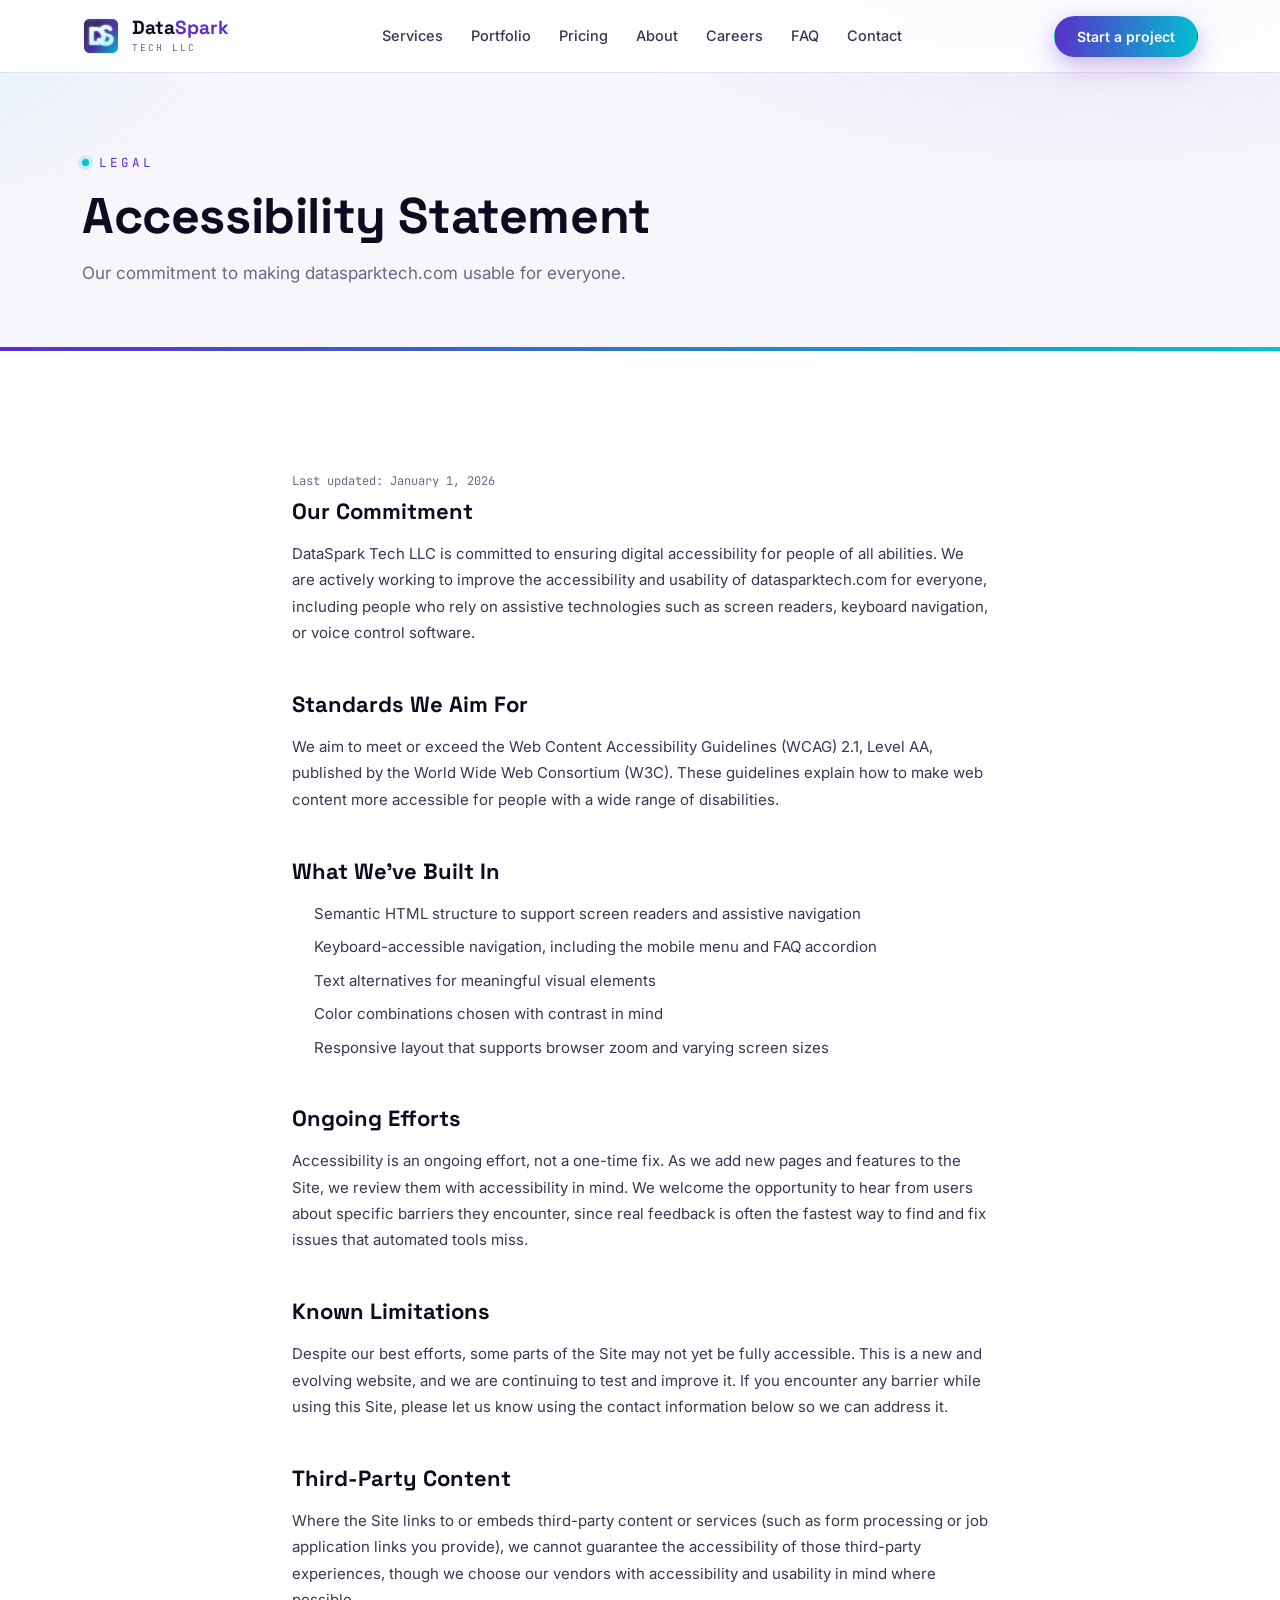
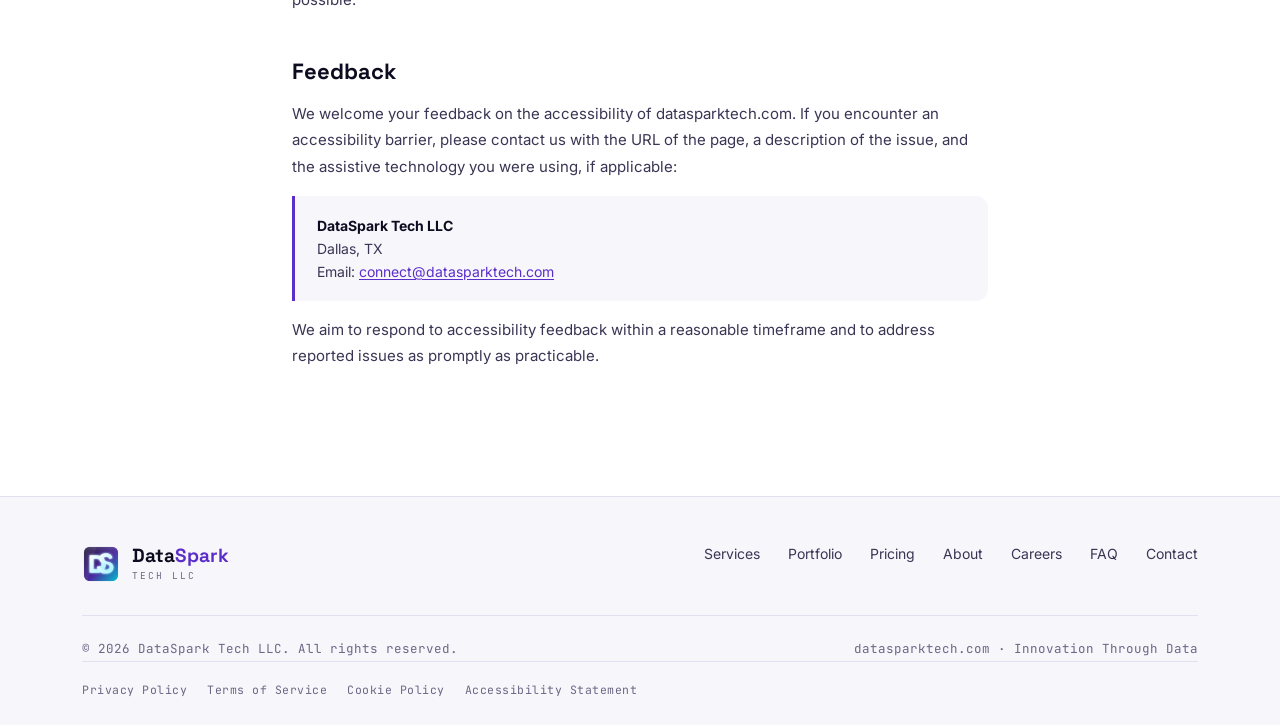
<file: accessibility.html>
<!DOCTYPE html>
<html lang="en">
<head>
<meta charset="UTF-8">
<meta name="viewport" content="width=device-width, initial-scale=1.0">
<title>Accessibility Statement — DataSpark Tech LLC</title>
<meta name="description" content="DataSpark Tech LLC's commitment to web accessibility for datasparktech.com.">
<link rel="icon" type="image/png" href="assets/img/favicon.png">
<link rel="preconnect" href="https://fonts.googleapis.com">
<link rel="preconnect" href="https://fonts.gstatic.com" crossorigin>
<link href="https://fonts.googleapis.com/css2?family=Space+Grotesk:wght@500;600;700&family=Inter:wght@400;500;600;700&family=JetBrains+Mono:wght@400;500;600&display=swap" rel="stylesheet">
<link rel="stylesheet" href="assets/css/style.css">
</head>
<body>
<header class="site-header">
  <nav>
    <a href="index.html" class="logo-lockup">
      <img class="badge" src="assets/img/badge.svg" alt="DataSpark Tech LLC">
      <span class="logo-text">
        <span class="word">Data<span>Spark</span></span>
        <span class="sub">TECH LLC</span>
      </span>
    </a>
    <div class="nav-links">
      <a href="services.html">Services</a>
      <a href="portfolio.html">Portfolio</a>
      <a href="pricing.html">Pricing</a>
      <a href="about.html">About</a>
      <a href="careers.html">Careers</a>
      <a href="faq.html">FAQ</a>
      <a href="contact.html">Contact</a>
    </div>
    <div class="nav-cta">
      <a href="contact.html" class="btn btn-primary">Start a project</a>
    </div>
    <button class="nav-toggle" aria-label="Open menu"><span></span></button>
  </nav>
  <div class="mobile-menu">
    <a href="index.html">Home</a>
    <a href="services.html">Services</a>
    <a href="portfolio.html">Portfolio</a>
    <a href="pricing.html">Pricing</a>
    <a href="about.html">About</a>
    <a href="careers.html">Careers</a>
    <a href="faq.html">FAQ</a>
    <a href="contact.html">Contact</a>
    <a href="contact.html" class="btn btn-primary btn-block">Start a project</a>
  </div>
</header>

<main>

<div class="page-header">
  <div class="wrap">
    <span class="eyebrow">LEGAL</span>
    <h1>Accessibility Statement</h1>
    <p>Our commitment to making datasparktech.com usable for everyone.</p>
  </div>
</div>

<section class="section">
  <div class="legal-wrap">
    <p class="legal-meta">Last updated: January 1, 2026</p>

    <div class="legal-content">

      <h2>Our Commitment</h2>
      <p>DataSpark Tech LLC is committed to ensuring digital accessibility for people of all abilities. We are actively working to improve the accessibility and usability of datasparktech.com for everyone, including people who rely on assistive technologies such as screen readers, keyboard navigation, or voice control software.</p>

      <h2>Standards We Aim For</h2>
      <p>We aim to meet or exceed the Web Content Accessibility Guidelines (WCAG) 2.1, Level AA, published by the World Wide Web Consortium (W3C). These guidelines explain how to make web content more accessible for people with a wide range of disabilities.</p>

      <h2>What We've Built In</h2>
      <ul>
        <li>Semantic HTML structure to support screen readers and assistive navigation</li>
        <li>Keyboard-accessible navigation, including the mobile menu and FAQ accordion</li>
        <li>Text alternatives for meaningful visual elements</li>
        <li>Color combinations chosen with contrast in mind</li>
        <li>Responsive layout that supports browser zoom and varying screen sizes</li>
      </ul>

      <h2>Ongoing Efforts</h2>
      <p>Accessibility is an ongoing effort, not a one-time fix. As we add new pages and features to the Site, we review them with accessibility in mind. We welcome the opportunity to hear from users about specific barriers they encounter, since real feedback is often the fastest way to find and fix issues that automated tools miss.</p>

      <h2>Known Limitations</h2>
      <p>Despite our best efforts, some parts of the Site may not yet be fully accessible. This is a new and evolving website, and we are continuing to test and improve it. If you encounter any barrier while using this Site, please let us know using the contact information below so we can address it.</p>

      <h2>Third-Party Content</h2>
      <p>Where the Site links to or embeds third-party content or services (such as form processing or job application links you provide), we cannot guarantee the accessibility of those third-party experiences, though we choose our vendors with accessibility and usability in mind where possible.</p>

      <h2>Feedback</h2>
      <p>We welcome your feedback on the accessibility of datasparktech.com. If you encounter an accessibility barrier, please contact us with the URL of the page, a description of the issue, and the assistive technology you were using, if applicable:</p>
      <div class="legal-callout">
        <strong>DataSpark Tech LLC</strong><br>
        Dallas, TX<br>
        Email: <a href="mailto:connect@datasparktech.com">connect@datasparktech.com</a>
      </div>
      <p>We aim to respond to accessibility feedback within a reasonable timeframe and to address reported issues as promptly as practicable.</p>

    </div>
  </div>
</section>

</main>
<footer>
  <div class="wrap">
    <div class="footer-top">
      <a href="index.html" class="logo-lockup">
        <img class="badge" src="assets/img/badge.svg" alt="DataSpark Tech LLC">
        <span class="logo-text">
          <span class="word">Data<span>Spark</span></span>
          <span class="sub">TECH LLC</span>
        </span>
      </a>
      <div class="footer-links">
        <a href="services.html">Services</a>
        <a href="portfolio.html">Portfolio</a>
        <a href="pricing.html">Pricing</a>
        <a href="about.html">About</a>
        <a href="careers.html">Careers</a>
        <a href="faq.html">FAQ</a>
        <a href="contact.html">Contact</a>
      </div>
    </div>
    <div class="footer-bottom">
      <span>&copy; 2026 DataSpark Tech LLC. All rights reserved.</span>
      <span>datasparktech.com &middot; Innovation Through Data</span>
    </div>
    <div class="footer-legal">
      <a href="privacy.html">Privacy Policy</a>
      <a href="terms.html">Terms of Service</a>
      <a href="cookies.html">Cookie Policy</a>
      <a href="accessibility.html">Accessibility Statement</a>
    </div>
  </div>
</footer>
<script src="assets/js/main.js"></script>
</body>
</html>
</file>
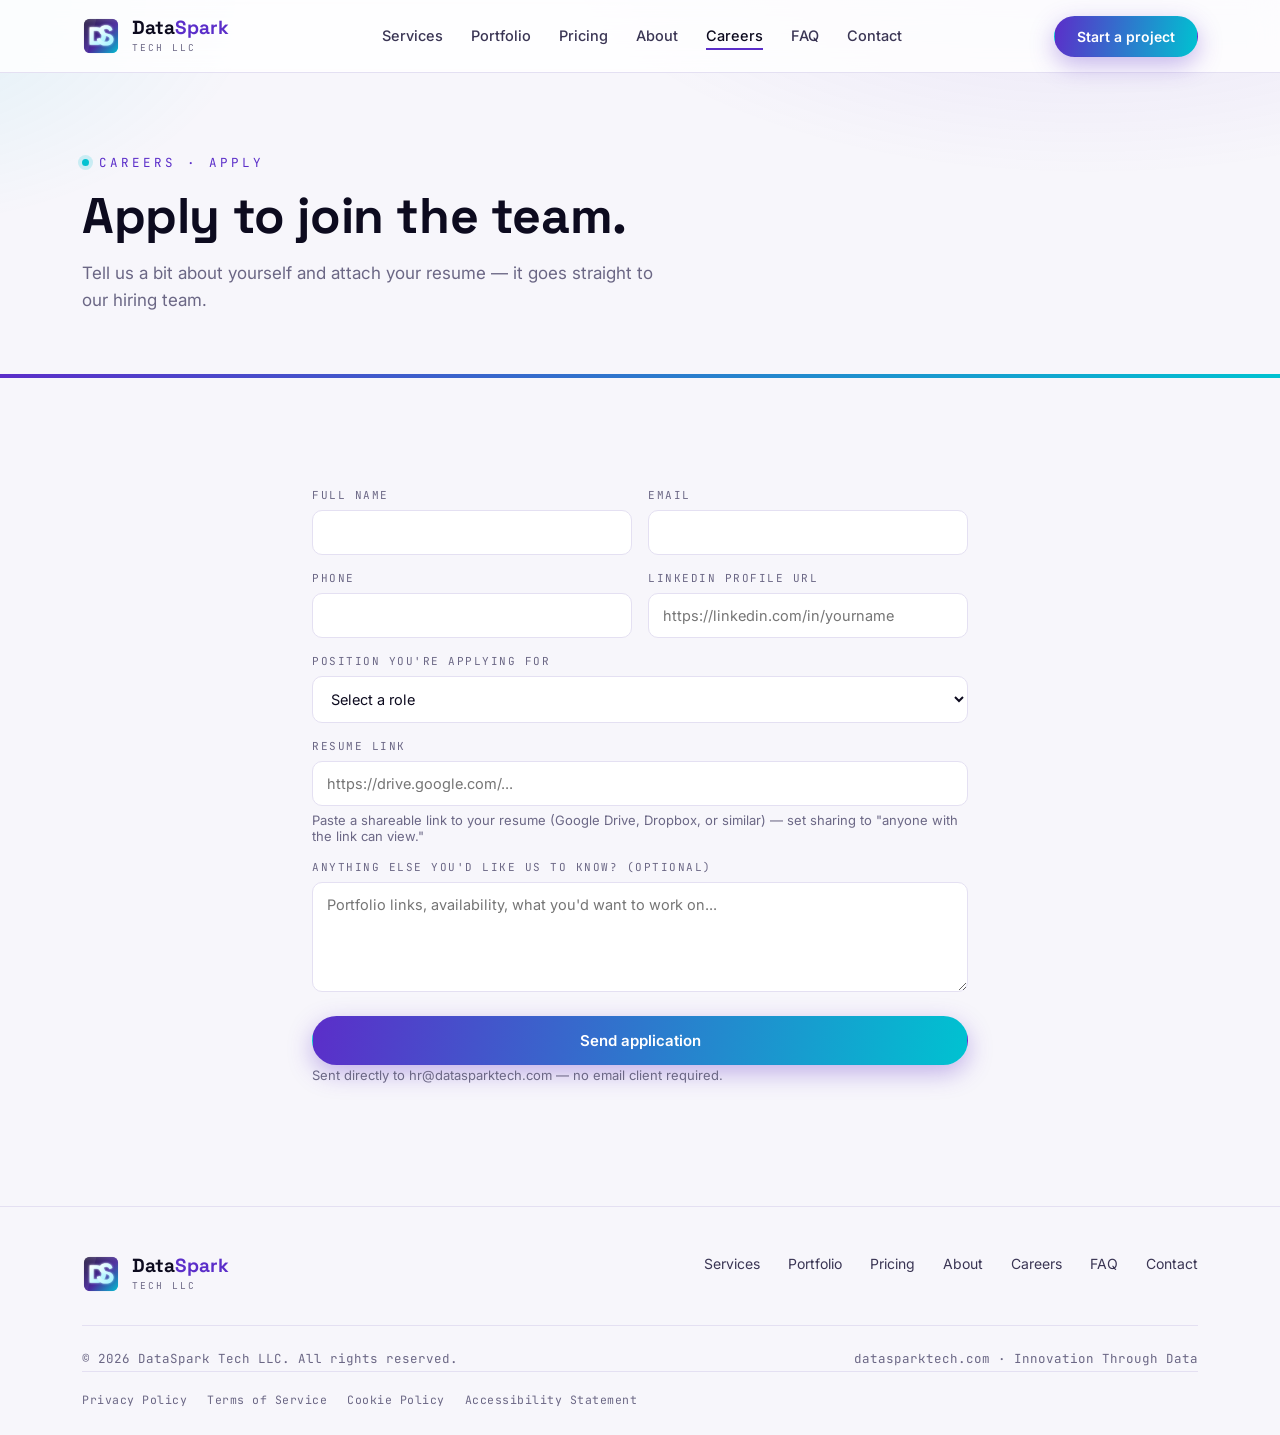
<file: apply.html>
<!DOCTYPE html>
<html lang="en">
<head>
<meta charset="UTF-8">
<meta name="viewport" content="width=device-width, initial-scale=1.0">
<title>Apply — DataSpark Tech LLC Careers</title>
<meta name="description" content="Apply to join DataSpark Tech LLC's distributed engineering team across the US and India.">
<link rel="icon" type="image/png" href="assets/img/favicon.png">
<link rel="preconnect" href="https://fonts.googleapis.com">
<link rel="preconnect" href="https://fonts.gstatic.com" crossorigin>
<link href="https://fonts.googleapis.com/css2?family=Space+Grotesk:wght@500;600;700&family=Inter:wght@400;500;600;700&family=JetBrains+Mono:wght@400;500;600&display=swap" rel="stylesheet">
<link rel="stylesheet" href="assets/css/style.css">
</head>
<body>
<header class="site-header">
  <nav>
    <a href="index.html" class="logo-lockup">
      <img class="badge" src="assets/img/badge.svg" alt="DataSpark Tech LLC">
      <span class="logo-text">
        <span class="word">Data<span>Spark</span></span>
        <span class="sub">TECH LLC</span>
      </span>
    </a>
    <div class="nav-links">
      <a href="services.html">Services</a>
      <a href="portfolio.html">Portfolio</a>
      <a href="pricing.html">Pricing</a>
      <a href="about.html">About</a>
      <a href="careers.html" class="active">Careers</a>
      <a href="faq.html">FAQ</a>
      <a href="contact.html">Contact</a>
    </div>
    <div class="nav-cta">
      <a href="contact.html" class="btn btn-primary">Start a project</a>
    </div>
    <button class="nav-toggle" aria-label="Open menu"><span></span></button>
  </nav>
  <div class="mobile-menu">
    <a href="index.html">Home</a>
    <a href="services.html">Services</a>
    <a href="portfolio.html">Portfolio</a>
    <a href="pricing.html">Pricing</a>
    <a href="about.html">About</a>
    <a href="careers.html" class="active">Careers</a>
    <a href="faq.html">FAQ</a>
    <a href="contact.html">Contact</a>
    <a href="contact.html" class="btn btn-primary btn-block">Start a project</a>
  </div>
</header>

<main>

<div class="page-header">
  <div class="wrap">
    <span class="eyebrow">CAREERS &middot; APPLY</span>
    <h1>Apply to join the team.</h1>
    <p>Tell us a bit about yourself and attach your resume &mdash; it goes straight to our hiring team.</p>
  </div>
</div>

<section class="contact section" style="background:var(--paper); color:var(--ink);">
  <div class="wrap" style="max-width:720px; margin:0 auto; padding:0 32px;">

    <form id="applyForm">
      <input type="hidden" name="subject" value="New job application from datasparktech.com">
      <input type="hidden" name="from_name" value="DataSpark Tech Careers Page">
      <input type="checkbox" name="botcheck" style="display:none" tabindex="-1" autocomplete="off">

      <div class="form-row">
        <div>
          <label for="applyName">FULL NAME</label>
          <input type="text" id="applyName" name="Name" required>
        </div>
        <div>
          <label for="applyEmail">EMAIL</label>
          <input type="email" id="applyEmail" name="Email" required>
        </div>
      </div>

      <div class="form-row" style="margin-top:16px;">
        <div>
          <label for="applyPhone">PHONE</label>
          <input type="tel" id="applyPhone" name="Phone" required>
        </div>
        <div>
          <label for="applyLinkedin">LINKEDIN PROFILE URL</label>
          <input type="url" id="applyLinkedin" name="LinkedIn" placeholder="https://linkedin.com/in/yourname" required>
        </div>
      </div>

      <div style="margin-top:16px;">
        <label for="applyRole">POSITION YOU'RE APPLYING FOR</label>
        <select id="applyRole" name="Position">
          <option value="">Select a role</option>
          <option>Full-Stack Software Engineer</option>
          <option>QA / Test Engineer</option>
          <option>Cloud / DevOps Engineer</option>
          <option>Mobile Engineer (iOS/Android)</option>
          <option>AI / ML Engineer</option>
          <option>Other / Not listed</option>
        </select>
      </div>

      <div style="margin-top:16px;">
        <label for="applyResume">RESUME LINK</label>
        <input type="url" id="applyResume" name="Resume Link" placeholder="https://drive.google.com/..." required>
        <p class="form-note" style="margin-top:6px;">Paste a shareable link to your resume (Google Drive, Dropbox, or similar) &mdash; set sharing to "anyone with the link can view."</p>
      </div>

      <div style="margin-top:16px;">
        <label for="applyNote">ANYTHING ELSE YOU'D LIKE US TO KNOW? (OPTIONAL)</label>
        <textarea id="applyNote" name="Note" placeholder="Portfolio links, availability, what you'd want to work on..."></textarea>
      </div>

      <button type="submit" class="btn btn-primary btn-block" style="margin-top:20px;">Send application</button>
      <div class="form-status" id="applyFormStatus"></div>
      <p class="form-note" style="color:var(--muted);">Sent directly to hr@datasparktech.com &mdash; no email client required.</p>
    </form>

  </div>
</section>

</main>
<footer>
  <div class="wrap">
    <div class="footer-top">
      <a href="index.html" class="logo-lockup">
        <img class="badge" src="assets/img/badge.svg" alt="DataSpark Tech LLC">
        <span class="logo-text">
          <span class="word">Data<span>Spark</span></span>
          <span class="sub">TECH LLC</span>
        </span>
      </a>
      <div class="footer-links">
        <a href="services.html">Services</a>
        <a href="portfolio.html">Portfolio</a>
        <a href="pricing.html">Pricing</a>
        <a href="about.html">About</a>
        <a href="careers.html">Careers</a>
        <a href="faq.html">FAQ</a>
        <a href="contact.html">Contact</a>
      </div>
    </div>
    <div class="footer-bottom">
      <span>&copy; 2026 DataSpark Tech LLC. All rights reserved.</span>
      <span>datasparktech.com &middot; Innovation Through Data</span>
    </div>
    <div class="footer-legal">
      <a href="privacy.html">Privacy Policy</a>
      <a href="terms.html">Terms of Service</a>
      <a href="cookies.html">Cookie Policy</a>
      <a href="accessibility.html">Accessibility Statement</a>
    </div>
  </div>
</footer>
<script src="assets/js/main.js"></script>
</body>
</html>
</file>
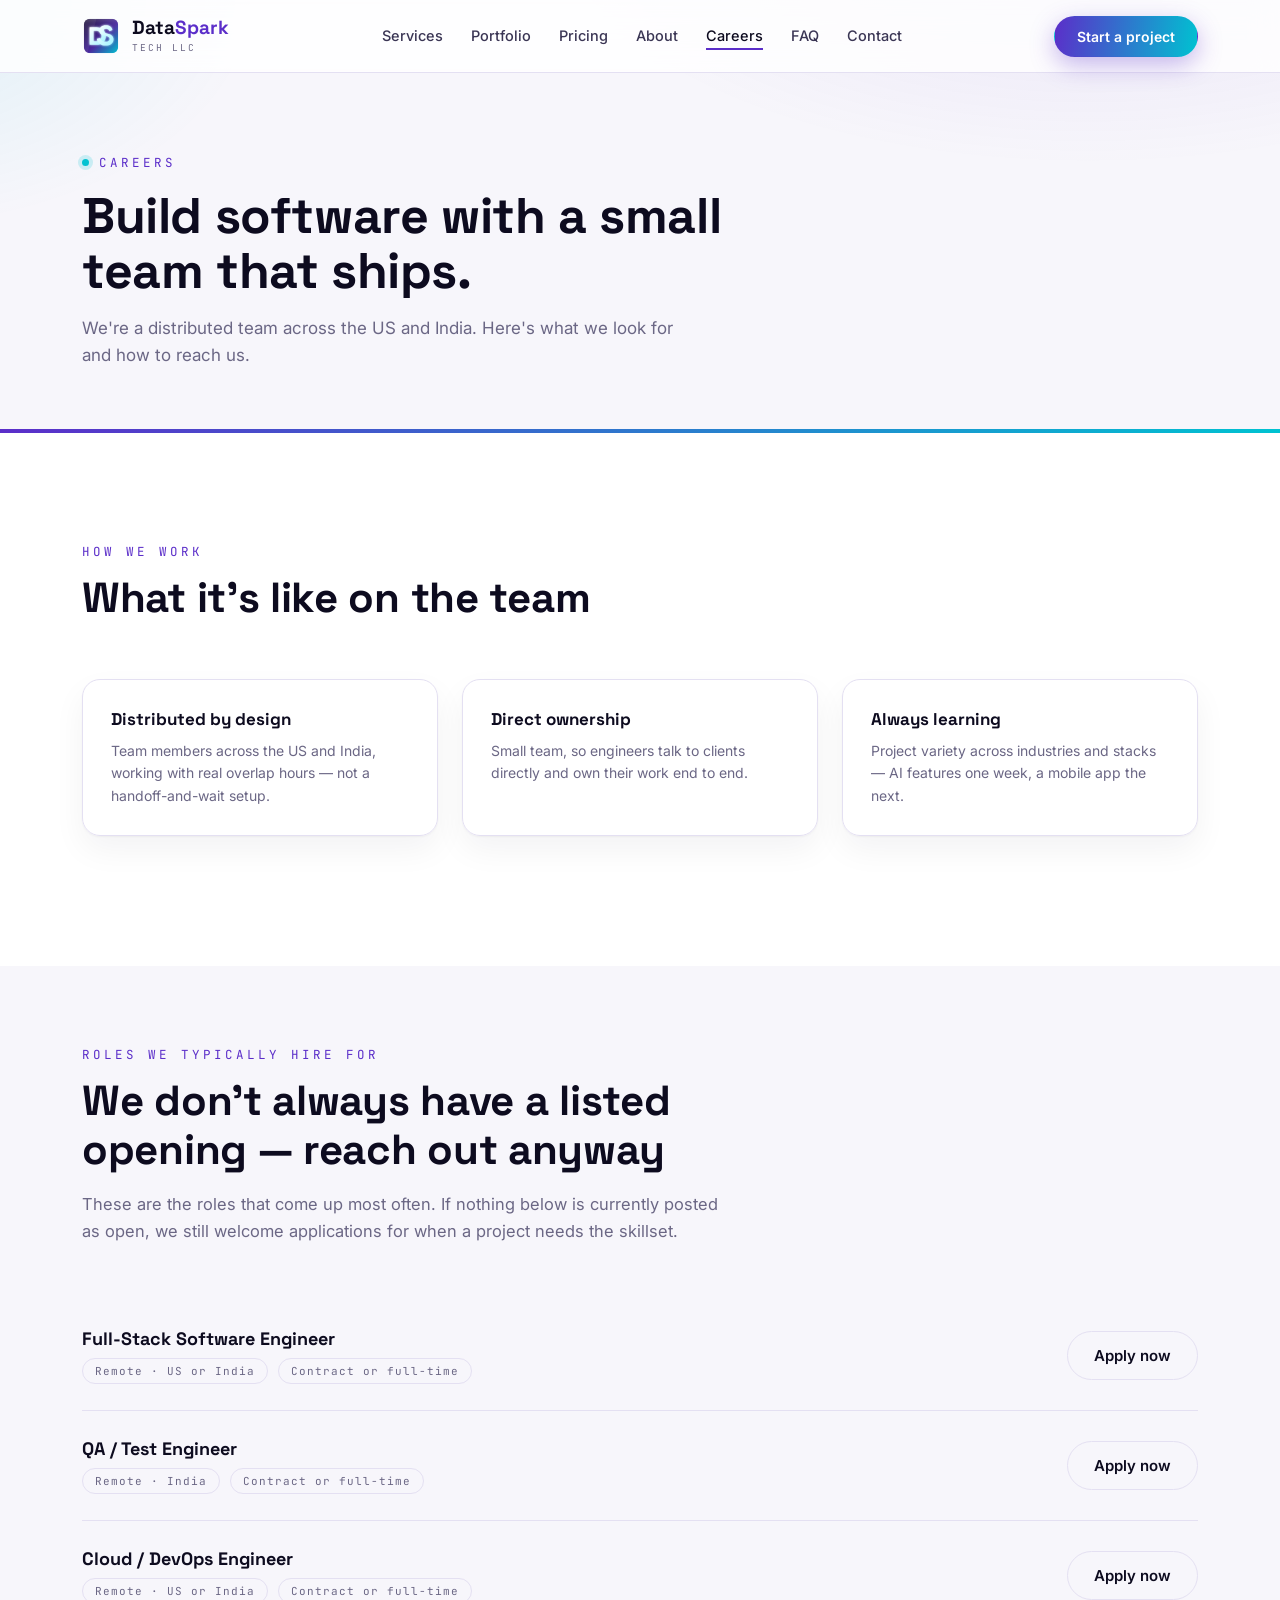
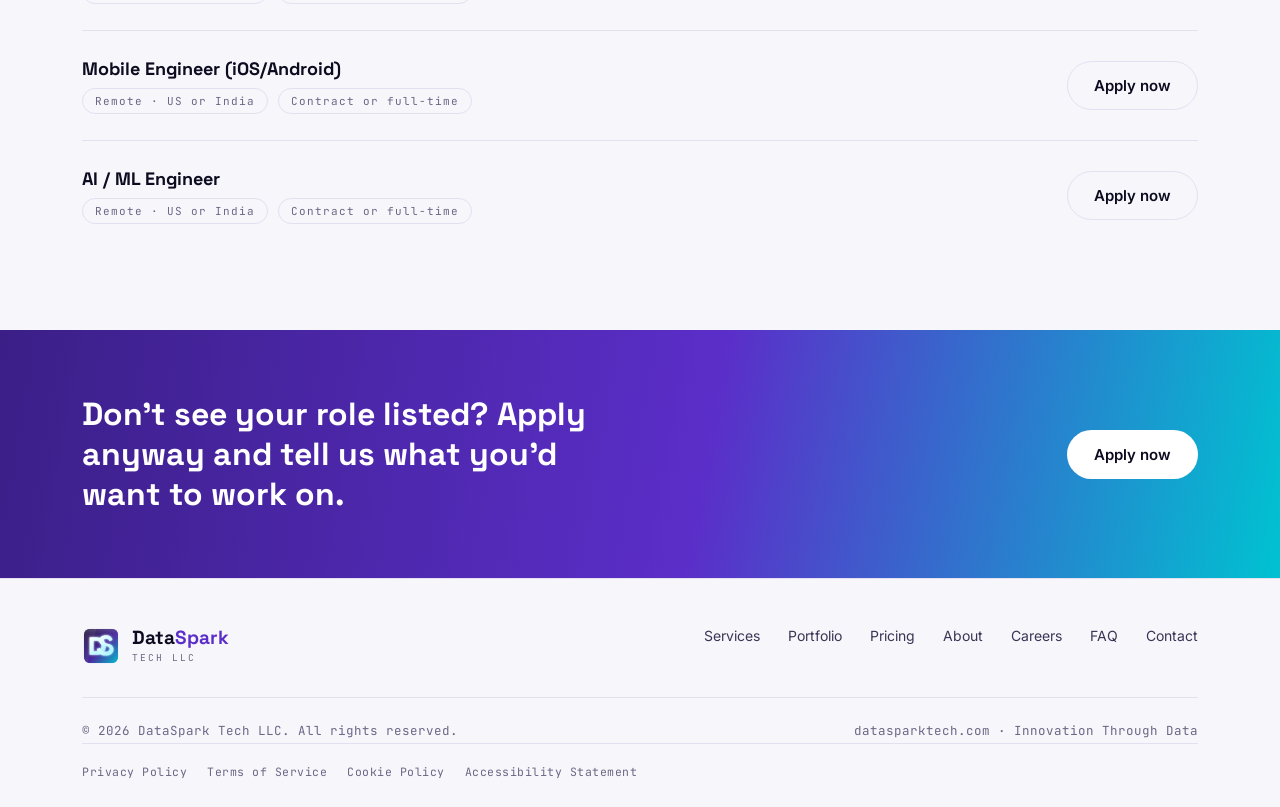
<file: careers.html>
<!DOCTYPE html>
<html lang="en">
<head>
<meta charset="UTF-8">
<meta name="viewport" content="width=device-width, initial-scale=1.0">
<title>Careers — DataSpark Tech LLC</title>
<meta name="description" content="Join DataSpark Tech LLC's distributed team of engineers across the US and India.">
<link rel="icon" type="image/png" href="assets/img/favicon.png">
<link rel="preconnect" href="https://fonts.googleapis.com">
<link rel="preconnect" href="https://fonts.gstatic.com" crossorigin>
<link href="https://fonts.googleapis.com/css2?family=Space+Grotesk:wght@500;600;700&family=Inter:wght@400;500;600;700&family=JetBrains+Mono:wght@400;500;600&display=swap" rel="stylesheet">
<link rel="stylesheet" href="assets/css/style.css">
</head>
<body>
<header class="site-header">
  <nav>
    <a href="index.html" class="logo-lockup">
      <img class="badge" src="assets/img/badge.svg" alt="DataSpark Tech LLC">
      <span class="logo-text">
        <span class="word">Data<span>Spark</span></span>
        <span class="sub">TECH LLC</span>
      </span>
    </a>
    <div class="nav-links">
      <a href="services.html">Services</a>
      <a href="portfolio.html">Portfolio</a>
      <a href="pricing.html">Pricing</a>
      <a href="about.html">About</a>
      <a href="careers.html" class="active">Careers</a>
      <a href="faq.html">FAQ</a>
      <a href="contact.html">Contact</a>
    </div>
    <div class="nav-cta">
      <a href="contact.html" class="btn btn-primary">Start a project</a>
    </div>
    <button class="nav-toggle" aria-label="Open menu"><span></span></button>
  </nav>
  <div class="mobile-menu">
    <a href="index.html">Home</a>
    <a href="services.html">Services</a>
    <a href="portfolio.html">Portfolio</a>
    <a href="pricing.html">Pricing</a>
    <a href="about.html">About</a>
    <a href="careers.html" class="active">Careers</a>
    <a href="faq.html">FAQ</a>
    <a href="contact.html">Contact</a>
    <a href="contact.html" class="btn btn-primary btn-block">Start a project</a>
  </div>
</header>

<main>

<div class="page-header">
  <div class="wrap">
    <span class="eyebrow">CAREERS</span>
    <h1>Build software with a small team that ships.</h1>
    <p>We're a distributed team across the US and India. Here's what we look for and how to reach us.</p>
  </div>
</div>

<section class="section" style="background:var(--white);">
  <div class="wrap">
    <div class="section-head">
      <span class="section-eyebrow">HOW WE WORK</span>
      <h2>What it's like on the team</h2>
    </div>
    <div class="careers-values">
      <div class="value-card">
        <h3>Distributed by design</h3>
        <p>Team members across the US and India, working with real overlap hours &mdash; not a handoff-and-wait setup.</p>
      </div>
      <div class="value-card">
        <h3>Direct ownership</h3>
        <p>Small team, so engineers talk to clients directly and own their work end to end.</p>
      </div>
      <div class="value-card">
        <h3>Always learning</h3>
        <p>Project variety across industries and stacks &mdash; AI features one week, a mobile app the next.</p>
      </div>
    </div>
  </div>
</section>

<section class="section tight" style="background:var(--paper);">
  <div class="wrap">
    <div class="section-head">
      <span class="section-eyebrow">ROLES WE TYPICALLY HIRE FOR</span>
      <h2>We don't always have a listed opening &mdash; reach out anyway</h2>
      <p>These are the roles that come up most often. If nothing below is currently posted as open, we still welcome applications for when a project needs the skillset.</p>
    </div>

    <div class="job-list">
      
      <div class="job-item">
        <div>
          <h3>Full-Stack Software Engineer</h3>
          <div class="job-meta"><span>Remote &middot; US or India</span><span>Contract or full-time</span></div>
        </div>
        <a href="apply.html?role=Full-Stack%20Software%20Engineer" class="btn btn-ghost-dark">Apply now</a>
      </div>
      <div class="job-item">
        <div>
          <h3>QA / Test Engineer</h3>
          <div class="job-meta"><span>Remote &middot; India</span><span>Contract or full-time</span></div>
        </div>
        <a href="apply.html?role=QA%20/%20Test%20Engineer" class="btn btn-ghost-dark">Apply now</a>
      </div>
      <div class="job-item">
        <div>
          <h3>Cloud / DevOps Engineer</h3>
          <div class="job-meta"><span>Remote &middot; US or India</span><span>Contract or full-time</span></div>
        </div>
        <a href="apply.html?role=Cloud%20/%20DevOps%20Engineer" class="btn btn-ghost-dark">Apply now</a>
      </div>
      <div class="job-item">
        <div>
          <h3>Mobile Engineer (iOS/Android)</h3>
          <div class="job-meta"><span>Remote &middot; US or India</span><span>Contract or full-time</span></div>
        </div>
        <a href="apply.html?role=Mobile%20Engineer%20%28iOS/Android%29" class="btn btn-ghost-dark">Apply now</a>
      </div>
      <div class="job-item">
        <div>
          <h3>AI / ML Engineer</h3>
          <div class="job-meta"><span>Remote &middot; US or India</span><span>Contract or full-time</span></div>
        </div>
        <a href="apply.html?role=AI%20/%20ML%20Engineer" class="btn btn-ghost-dark">Apply now</a>
      </div>
    </div>
  </div>
</section>

<div class="cta-banner">
  <div class="wrap">
    <h2>Don't see your role listed? Apply anyway and tell us what you'd want to work on.</h2>
    <a href="apply.html" class="btn">Apply now</a>
  </div>
</div>

</main>
<footer>
  <div class="wrap">
    <div class="footer-top">
      <a href="index.html" class="logo-lockup">
        <img class="badge" src="assets/img/badge.svg" alt="DataSpark Tech LLC">
        <span class="logo-text">
          <span class="word">Data<span>Spark</span></span>
          <span class="sub">TECH LLC</span>
        </span>
      </a>
      <div class="footer-links">
        <a href="services.html">Services</a>
        <a href="portfolio.html">Portfolio</a>
        <a href="pricing.html">Pricing</a>
        <a href="about.html">About</a>
        <a href="careers.html">Careers</a>
        <a href="faq.html">FAQ</a>
        <a href="contact.html">Contact</a>
      </div>
    </div>
    <div class="footer-bottom">
      <span>&copy; 2026 DataSpark Tech LLC. All rights reserved.</span>
      <span>datasparktech.com &middot; Innovation Through Data</span>
    </div>
    <div class="footer-legal">
      <a href="privacy.html">Privacy Policy</a>
      <a href="terms.html">Terms of Service</a>
      <a href="cookies.html">Cookie Policy</a>
      <a href="accessibility.html">Accessibility Statement</a>
    </div>
  </div>
</footer>
<script src="assets/js/main.js"></script>
</body>
</html>
</file>
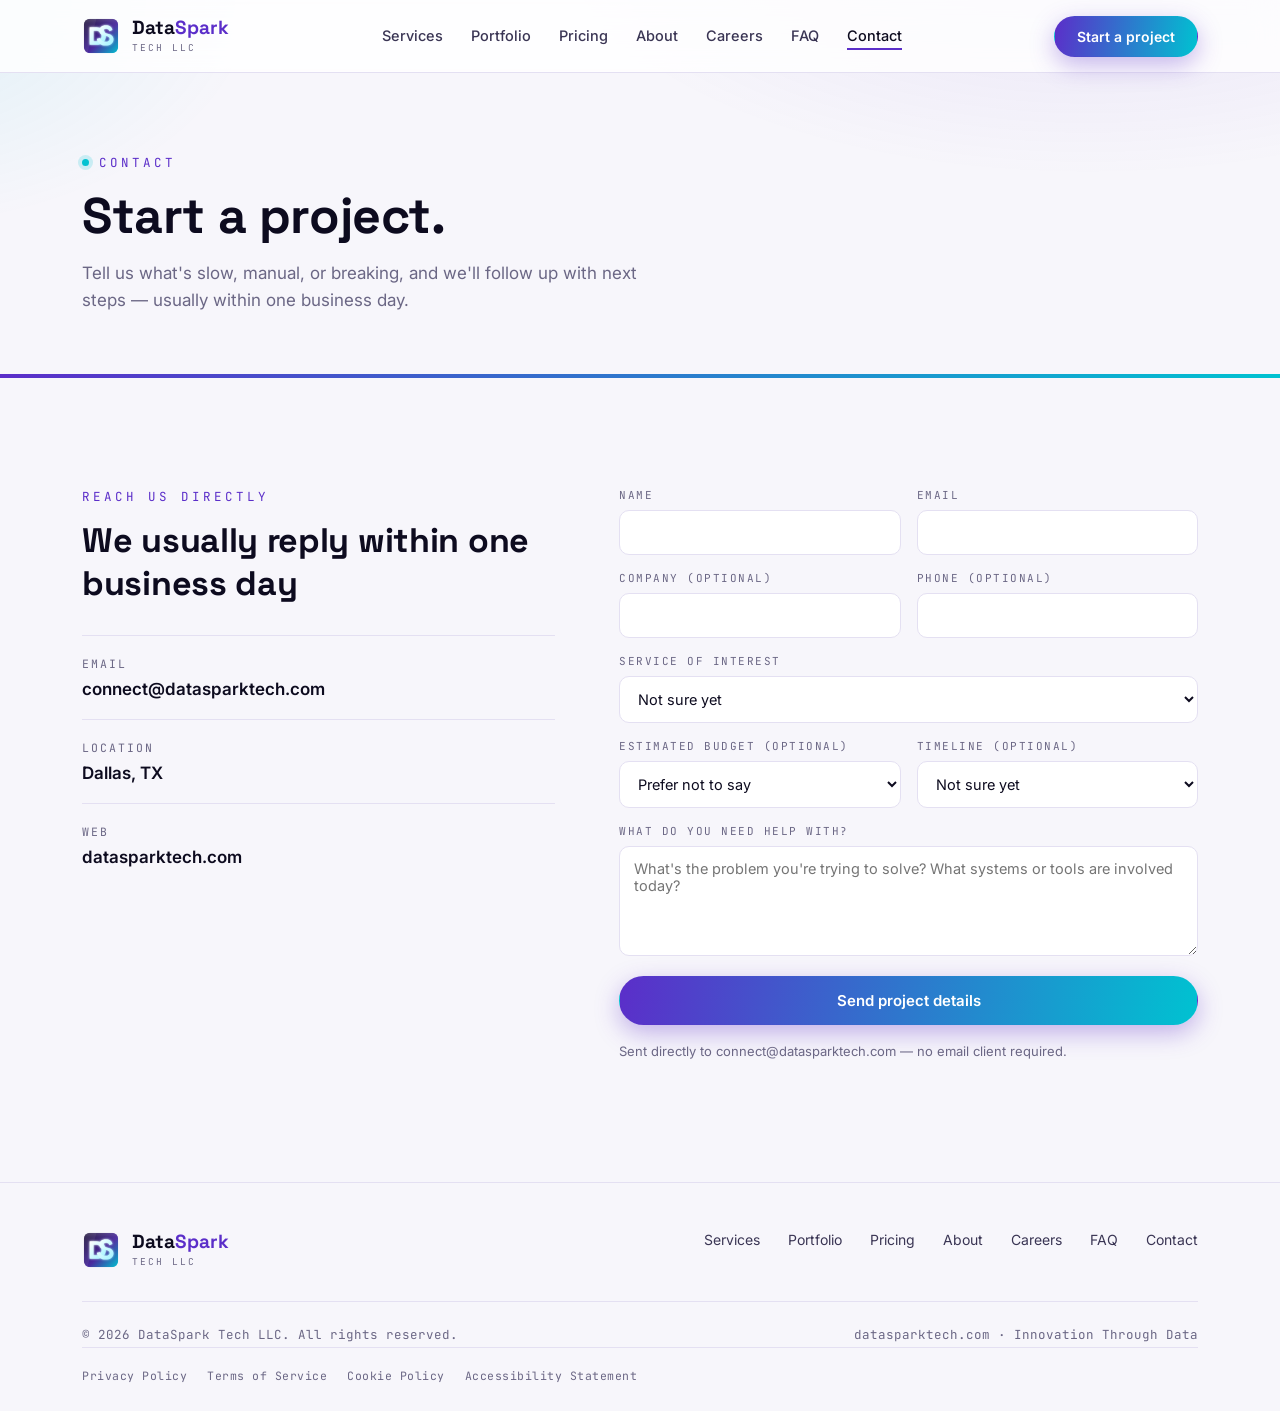
<file: contact.html>
<!DOCTYPE html>
<html lang="en">
<head>
<meta charset="UTF-8">
<meta name="viewport" content="width=device-width, initial-scale=1.0">
<title>Contact — DataSpark Tech LLC</title>
<meta name="description" content="Get in touch with DataSpark Tech LLC to start a custom software, automation, AI, or IT services project.">
<link rel="icon" type="image/png" href="assets/img/favicon.png">
<link rel="preconnect" href="https://fonts.googleapis.com">
<link rel="preconnect" href="https://fonts.gstatic.com" crossorigin>
<link href="https://fonts.googleapis.com/css2?family=Space+Grotesk:wght@500;600;700&family=Inter:wght@400;500;600;700&family=JetBrains+Mono:wght@400;500;600&display=swap" rel="stylesheet">
<link rel="stylesheet" href="assets/css/style.css">
</head>
<body>
<header class="site-header">
  <nav>
    <a href="index.html" class="logo-lockup">
      <img class="badge" src="assets/img/badge.svg" alt="DataSpark Tech LLC">
      <span class="logo-text">
        <span class="word">Data<span>Spark</span></span>
        <span class="sub">TECH LLC</span>
      </span>
    </a>
    <div class="nav-links">
      <a href="services.html">Services</a>
      <a href="portfolio.html">Portfolio</a>
      <a href="pricing.html">Pricing</a>
      <a href="about.html">About</a>
      <a href="careers.html">Careers</a>
      <a href="faq.html">FAQ</a>
      <a href="contact.html" class="active">Contact</a>
    </div>
    <div class="nav-cta">
      <a href="contact.html" class="btn btn-primary">Start a project</a>
    </div>
    <button class="nav-toggle" aria-label="Open menu"><span></span></button>
  </nav>
  <div class="mobile-menu">
    <a href="index.html">Home</a>
    <a href="services.html">Services</a>
    <a href="portfolio.html">Portfolio</a>
    <a href="pricing.html">Pricing</a>
    <a href="about.html">About</a>
    <a href="careers.html">Careers</a>
    <a href="faq.html">FAQ</a>
    <a href="contact.html" class="active">Contact</a>
    <a href="contact.html" class="btn btn-primary btn-block">Start a project</a>
  </div>
</header>

<main>

<div class="page-header">
  <div class="wrap">
    <span class="eyebrow">CONTACT</span>
    <h1>Start a project.</h1>
    <p>Tell us what's slow, manual, or breaking, and we'll follow up with next steps &mdash; usually within one business day.</p>
  </div>
</div>

<section class="contact section">
  <div class="wrap contact-grid">
    <div>
      <span class="section-eyebrow">REACH US DIRECTLY</span>
      <h2 style="font-family:var(--display); font-weight:700; font-size:clamp(26px,3vw,34px); margin:12px 0 30px; letter-spacing:-.3px;">We usually reply within one business day</h2>

      <div class="contact-info-item">
        <span class="label">EMAIL</span>
        <a class="value" href="mailto:connect@datasparktech.com">connect@datasparktech.com</a>
      </div>
      <div class="contact-info-item">
        <span class="label">LOCATION</span>
        <span class="value">Dallas, TX</span>
      </div>
      <div class="contact-info-item">
        <span class="label">WEB</span>
        <span class="value">datasparktech.com</span>
      </div>
    </div>

    <form class="quote-form" id="quoteForm">
      <input type="hidden" name="subject" value="New project inquiry from datasparktech.com">
      <input type="hidden" name="from_name" value="DataSpark Tech Website">
      <input type="checkbox" name="botcheck" style="display:none" tabindex="-1" autocomplete="off">

      <div class="form-row">
        <div>
          <label for="name">NAME</label>
          <input type="text" id="name" name="Name" required>
        </div>
        <div>
          <label for="email">EMAIL</label>
          <input type="email" id="email" name="Email" required>
        </div>
      </div>
      <div class="form-row">
        <div>
          <label for="company">COMPANY (OPTIONAL)</label>
          <input type="text" id="company" name="Company">
        </div>
        <div>
          <label for="phone">PHONE (OPTIONAL)</label>
          <input type="tel" id="phone" name="Phone">
        </div>
      </div>
      <div>
        <label for="service">SERVICE OF INTEREST</label>
        <select id="service" name="Service of interest">
          <option value="">Not sure yet</option>
          <option>Custom software development</option>
          <option>Workflow automation</option>
          <option>CRM/portal development</option>
          <option>API integrations</option>
          <option>QA/testing</option>
          <option>Cloud setup &amp; migration</option>
          <option>Maintenance &amp; support</option>
          <option>Mobile app development</option>
          <option>Data analytics/dashboarding</option>
          <option>AI &amp; machine learning solutions</option>
          <option>Generative AI &amp; LLM integration</option>
        </select>
      </div>
      <div class="form-row">
        <div>
          <label for="budget">ESTIMATED BUDGET (OPTIONAL)</label>
          <select id="budget" name="Budget range">
            <option value="">Prefer not to say</option>
            <option>Under $5,000</option>
            <option>$5,000 &ndash; $15,000</option>
            <option>$15,000 &ndash; $50,000</option>
            <option>$50,000+</option>
            <option>Ongoing retainer</option>
          </select>
        </div>
        <div>
          <label for="timeline">TIMELINE (OPTIONAL)</label>
          <select id="timeline" name="Timeline">
            <option value="">Not sure yet</option>
            <option>As soon as possible</option>
            <option>Within 1&ndash;3 months</option>
            <option>3&ndash;6 months</option>
            <option>Just exploring options</option>
          </select>
        </div>
      </div>
      <div>
        <label for="details">WHAT DO YOU NEED HELP WITH?</label>
        <textarea id="details" name="Project details" placeholder="What's the problem you're trying to solve? What systems or tools are involved today?" required></textarea>
      </div>
      <button type="submit" class="btn btn-primary btn-block">Send project details</button>
      <div class="form-status" id="quoteFormStatus"></div>
      <p class="form-note">Sent directly to connect@datasparktech.com &mdash; no email client required.</p>
    </form>
  </div>
</section>

</main>
<footer>
  <div class="wrap">
    <div class="footer-top">
      <a href="index.html" class="logo-lockup">
        <img class="badge" src="assets/img/badge.svg" alt="DataSpark Tech LLC">
        <span class="logo-text">
          <span class="word">Data<span>Spark</span></span>
          <span class="sub">TECH LLC</span>
        </span>
      </a>
      <div class="footer-links">
        <a href="services.html">Services</a>
        <a href="portfolio.html">Portfolio</a>
        <a href="pricing.html">Pricing</a>
        <a href="about.html">About</a>
        <a href="careers.html">Careers</a>
        <a href="faq.html">FAQ</a>
        <a href="contact.html">Contact</a>
      </div>
    </div>
    <div class="footer-bottom">
      <span>&copy; 2026 DataSpark Tech LLC. All rights reserved.</span>
      <span>datasparktech.com &middot; Innovation Through Data</span>
    </div>
    <div class="footer-legal">
      <a href="privacy.html">Privacy Policy</a>
      <a href="terms.html">Terms of Service</a>
      <a href="cookies.html">Cookie Policy</a>
      <a href="accessibility.html">Accessibility Statement</a>
    </div>
  </div>
</footer>
<script src="assets/js/main.js"></script>
</body>
</html>
</file>
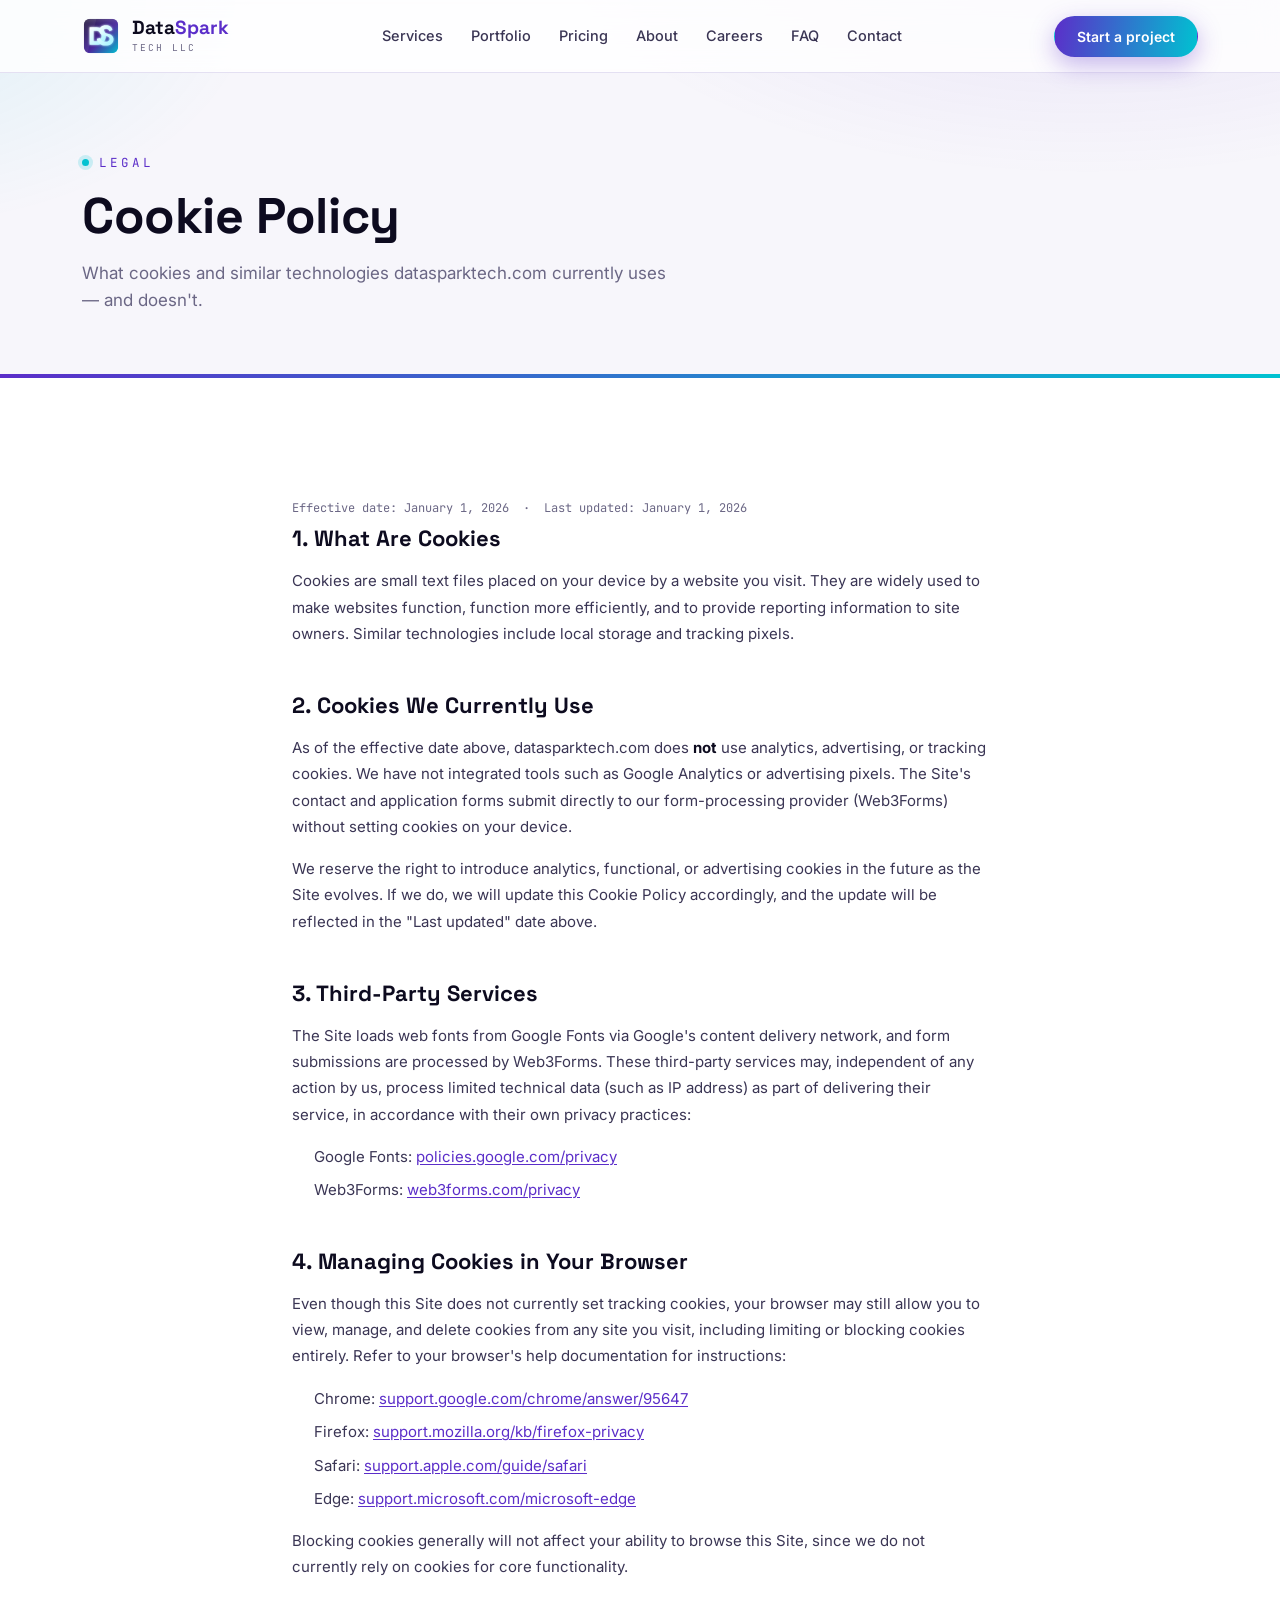
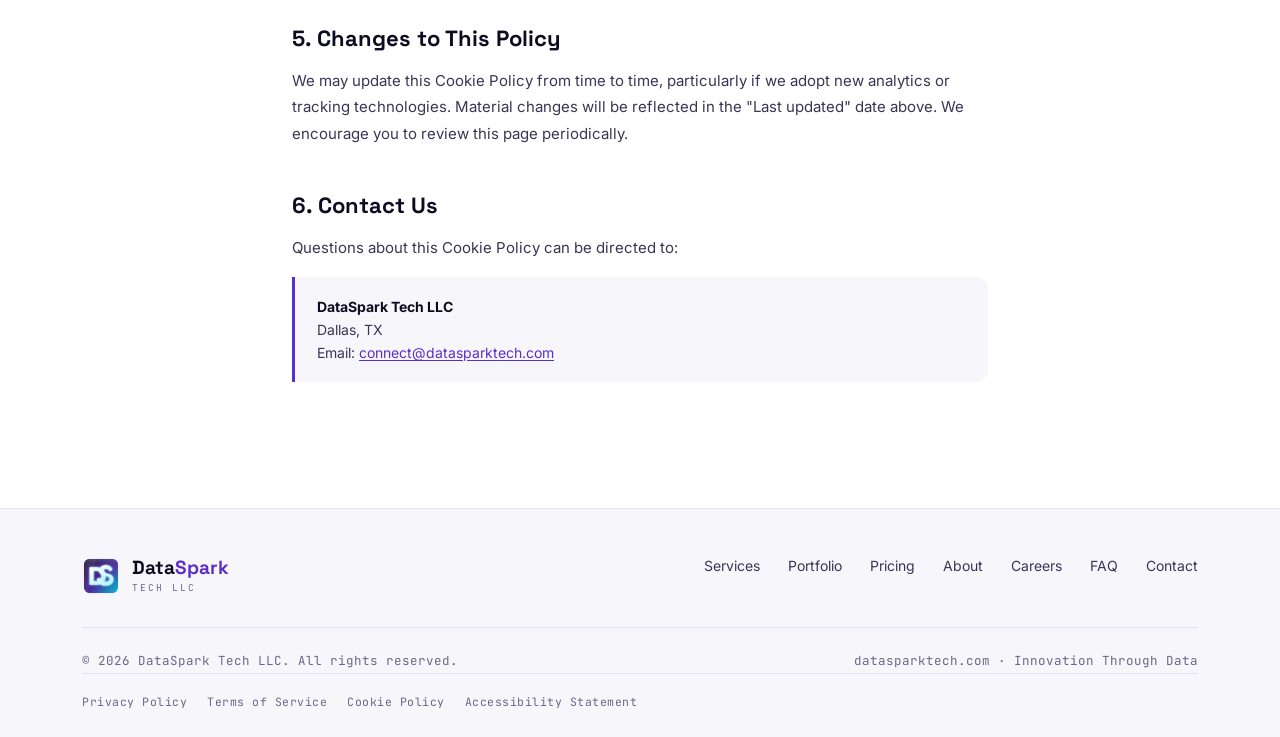
<file: cookies.html>
<!DOCTYPE html>
<html lang="en">
<head>
<meta charset="UTF-8">
<meta name="viewport" content="width=device-width, initial-scale=1.0">
<title>Cookie Policy — DataSpark Tech LLC</title>
<meta name="description" content="What cookies and similar technologies datasparktech.com uses.">
<link rel="icon" type="image/png" href="assets/img/favicon.png">
<link rel="preconnect" href="https://fonts.googleapis.com">
<link rel="preconnect" href="https://fonts.gstatic.com" crossorigin>
<link href="https://fonts.googleapis.com/css2?family=Space+Grotesk:wght@500;600;700&family=Inter:wght@400;500;600;700&family=JetBrains+Mono:wght@400;500;600&display=swap" rel="stylesheet">
<link rel="stylesheet" href="assets/css/style.css">
</head>
<body>
<header class="site-header">
  <nav>
    <a href="index.html" class="logo-lockup">
      <img class="badge" src="assets/img/badge.svg" alt="DataSpark Tech LLC">
      <span class="logo-text">
        <span class="word">Data<span>Spark</span></span>
        <span class="sub">TECH LLC</span>
      </span>
    </a>
    <div class="nav-links">
      <a href="services.html">Services</a>
      <a href="portfolio.html">Portfolio</a>
      <a href="pricing.html">Pricing</a>
      <a href="about.html">About</a>
      <a href="careers.html">Careers</a>
      <a href="faq.html">FAQ</a>
      <a href="contact.html">Contact</a>
    </div>
    <div class="nav-cta">
      <a href="contact.html" class="btn btn-primary">Start a project</a>
    </div>
    <button class="nav-toggle" aria-label="Open menu"><span></span></button>
  </nav>
  <div class="mobile-menu">
    <a href="index.html">Home</a>
    <a href="services.html">Services</a>
    <a href="portfolio.html">Portfolio</a>
    <a href="pricing.html">Pricing</a>
    <a href="about.html">About</a>
    <a href="careers.html">Careers</a>
    <a href="faq.html">FAQ</a>
    <a href="contact.html">Contact</a>
    <a href="contact.html" class="btn btn-primary btn-block">Start a project</a>
  </div>
</header>

<main>

<div class="page-header">
  <div class="wrap">
    <span class="eyebrow">LEGAL</span>
    <h1>Cookie Policy</h1>
    <p>What cookies and similar technologies datasparktech.com currently uses &mdash; and doesn't.</p>
  </div>
</div>

<section class="section">
  <div class="legal-wrap">
    <p class="legal-meta">Effective date: January 1, 2026 &nbsp;&middot;&nbsp; Last updated: January 1, 2026</p>

    <div class="legal-content">

      <h2>1. What Are Cookies</h2>
      <p>Cookies are small text files placed on your device by a website you visit. They are widely used to make websites function, function more efficiently, and to provide reporting information to site owners. Similar technologies include local storage and tracking pixels.</p>

      <h2>2. Cookies We Currently Use</h2>
      <p>As of the effective date above, datasparktech.com does <strong>not</strong> use analytics, advertising, or tracking cookies. We have not integrated tools such as Google Analytics or advertising pixels. The Site's contact and application forms submit directly to our form-processing provider (Web3Forms) without setting cookies on your device.</p>
      <p>We reserve the right to introduce analytics, functional, or advertising cookies in the future as the Site evolves. If we do, we will update this Cookie Policy accordingly, and the update will be reflected in the "Last updated" date above.</p>

      <h2>3. Third-Party Services</h2>
      <p>The Site loads web fonts from Google Fonts via Google's content delivery network, and form submissions are processed by Web3Forms. These third-party services may, independent of any action by us, process limited technical data (such as IP address) as part of delivering their service, in accordance with their own privacy practices:</p>
      <ul>
        <li>Google Fonts: <a href="https://policies.google.com/privacy" target="_blank" rel="noopener">policies.google.com/privacy</a></li>
        <li>Web3Forms: <a href="https://web3forms.com/privacy" target="_blank" rel="noopener">web3forms.com/privacy</a></li>
      </ul>

      <h2>4. Managing Cookies in Your Browser</h2>
      <p>Even though this Site does not currently set tracking cookies, your browser may still allow you to view, manage, and delete cookies from any site you visit, including limiting or blocking cookies entirely. Refer to your browser's help documentation for instructions:</p>
      <ul>
        <li>Chrome: <a href="https://support.google.com/chrome/answer/95647" target="_blank" rel="noopener">support.google.com/chrome/answer/95647</a></li>
        <li>Firefox: <a href="https://support.mozilla.org/en-US/products/firefox/privacy-and-security" target="_blank" rel="noopener">support.mozilla.org/kb/firefox-privacy</a></li>
        <li>Safari: <a href="https://support.apple.com/guide/safari/welcome/mac" target="_blank" rel="noopener">support.apple.com/guide/safari</a></li>
        <li>Edge: <a href="https://support.microsoft.com/microsoft-edge" target="_blank" rel="noopener">support.microsoft.com/microsoft-edge</a></li>
      </ul>
      <p>Blocking cookies generally will not affect your ability to browse this Site, since we do not currently rely on cookies for core functionality.</p>

      <h2>5. Changes to This Policy</h2>
      <p>We may update this Cookie Policy from time to time, particularly if we adopt new analytics or tracking technologies. Material changes will be reflected in the "Last updated" date above. We encourage you to review this page periodically.</p>

      <h2>6. Contact Us</h2>
      <p>Questions about this Cookie Policy can be directed to:</p>
      <div class="legal-callout">
        <strong>DataSpark Tech LLC</strong><br>
        Dallas, TX<br>
        Email: <a href="mailto:connect@datasparktech.com">connect@datasparktech.com</a>
      </div>

    </div>
  </div>
</section>

</main>
<footer>
  <div class="wrap">
    <div class="footer-top">
      <a href="index.html" class="logo-lockup">
        <img class="badge" src="assets/img/badge.svg" alt="DataSpark Tech LLC">
        <span class="logo-text">
          <span class="word">Data<span>Spark</span></span>
          <span class="sub">TECH LLC</span>
        </span>
      </a>
      <div class="footer-links">
        <a href="services.html">Services</a>
        <a href="portfolio.html">Portfolio</a>
        <a href="pricing.html">Pricing</a>
        <a href="about.html">About</a>
        <a href="careers.html">Careers</a>
        <a href="faq.html">FAQ</a>
        <a href="contact.html">Contact</a>
      </div>
    </div>
    <div class="footer-bottom">
      <span>&copy; 2026 DataSpark Tech LLC. All rights reserved.</span>
      <span>datasparktech.com &middot; Innovation Through Data</span>
    </div>
    <div class="footer-legal">
      <a href="privacy.html">Privacy Policy</a>
      <a href="terms.html">Terms of Service</a>
      <a href="cookies.html">Cookie Policy</a>
      <a href="accessibility.html">Accessibility Statement</a>
    </div>
  </div>
</footer>
<script src="assets/js/main.js"></script>
</body>
</html>
</file>
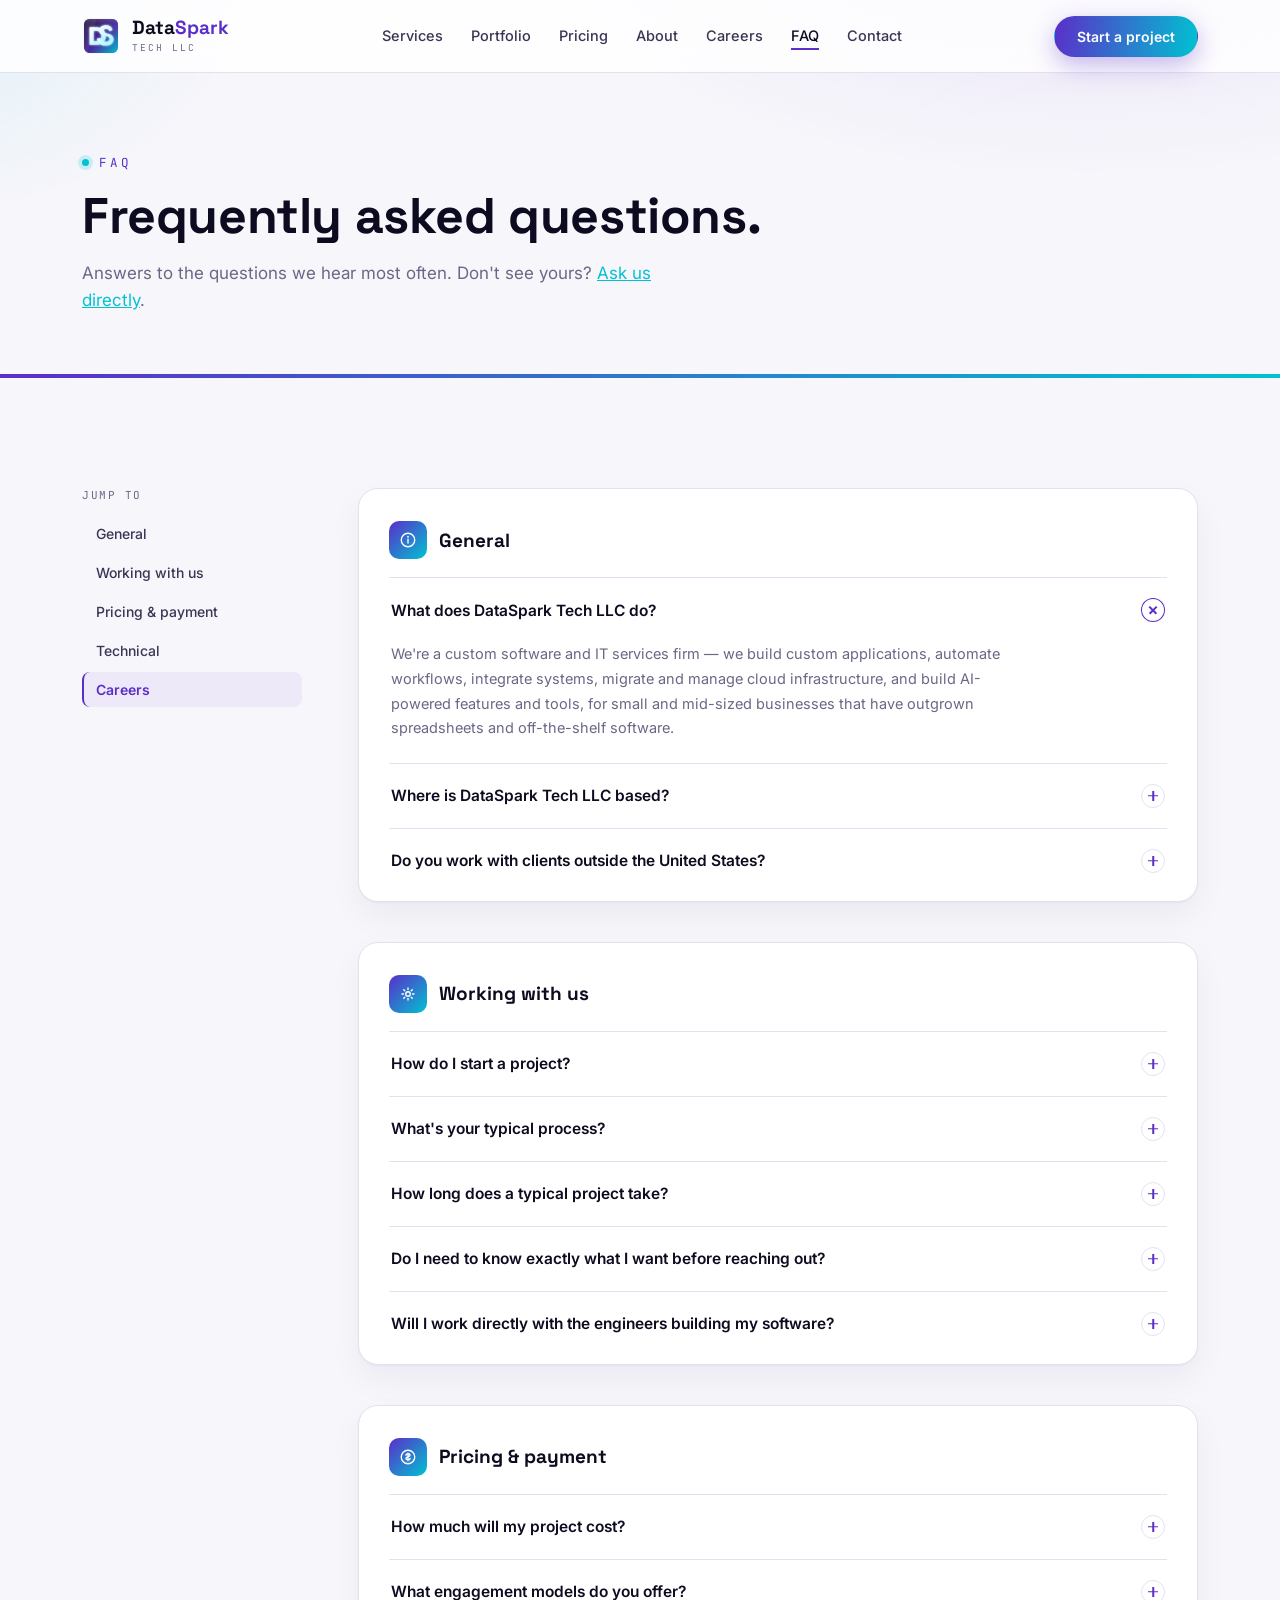
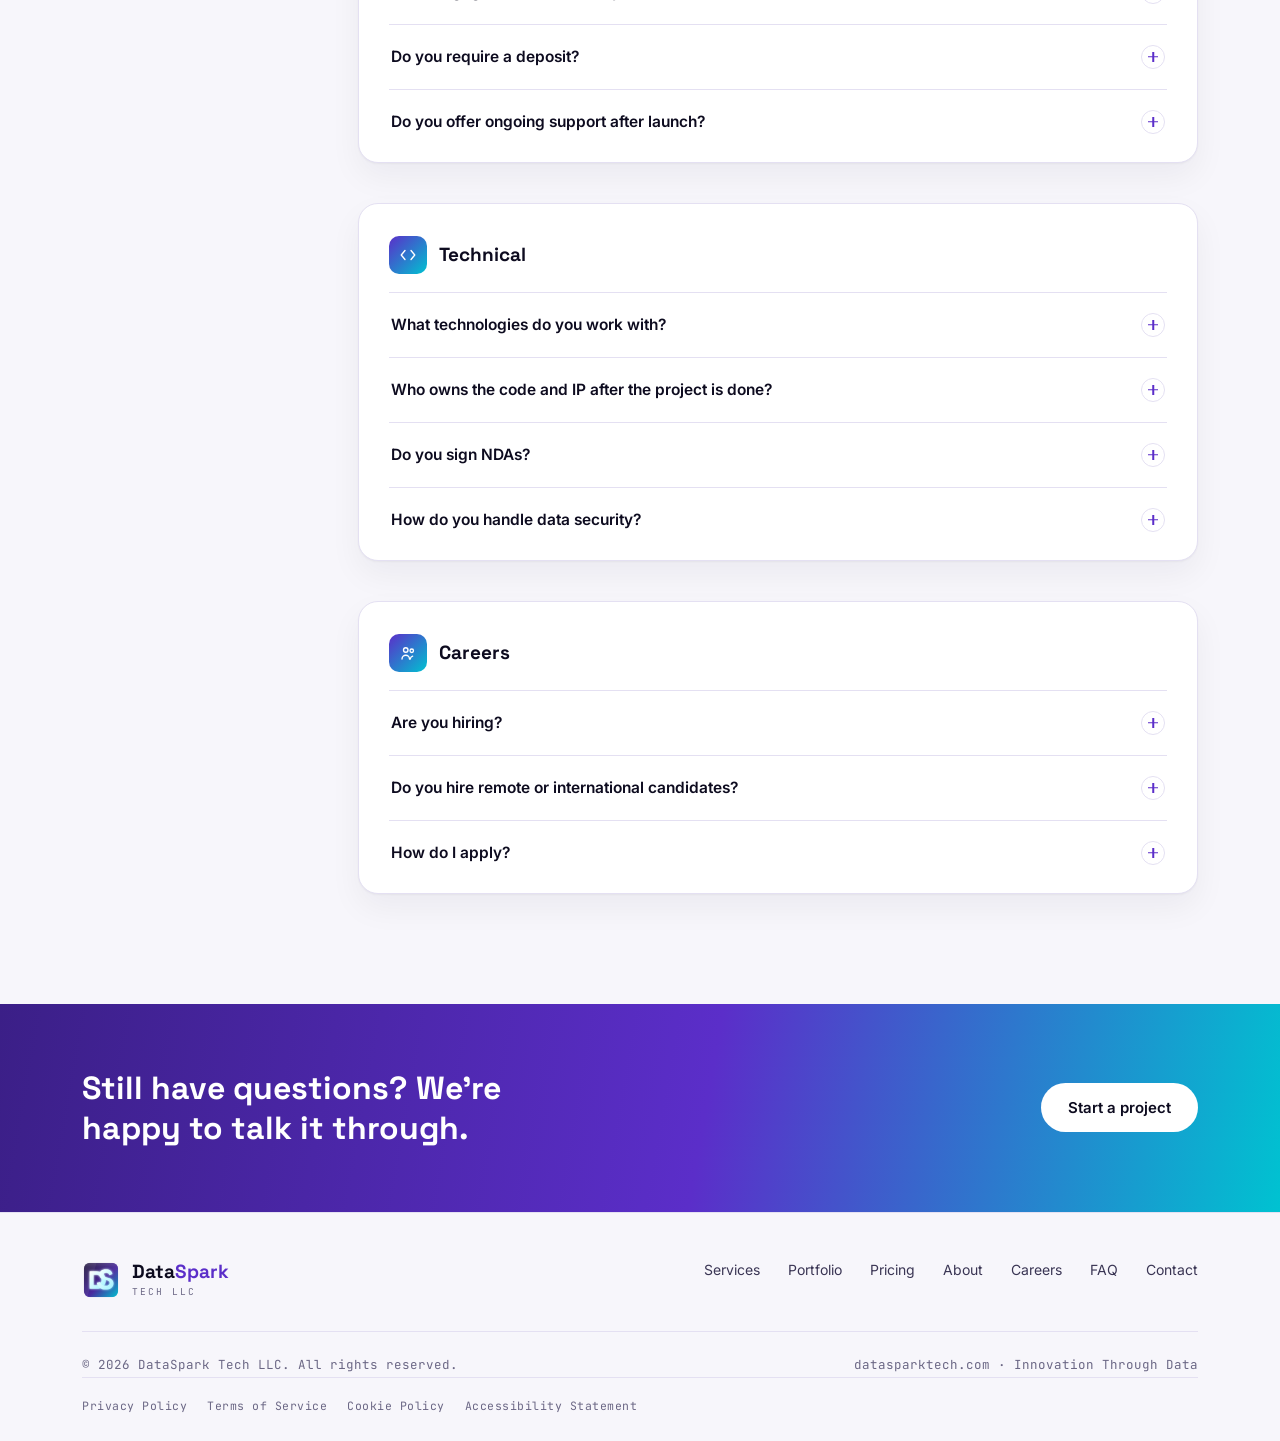
<file: faq.html>
<!DOCTYPE html>
<html lang="en">
<head>
<meta charset="UTF-8">
<meta name="viewport" content="width=device-width, initial-scale=1.0">
<title>FAQ — DataSpark Tech LLC</title>
<meta name="description" content="Frequently asked questions about working with DataSpark Tech LLC — process, pricing, technology, and careers.">
<link rel="icon" type="image/png" href="assets/img/favicon.png">
<link rel="preconnect" href="https://fonts.googleapis.com">
<link rel="preconnect" href="https://fonts.gstatic.com" crossorigin>
<link href="https://fonts.googleapis.com/css2?family=Space+Grotesk:wght@500;600;700&family=Inter:wght@400;500;600;700&family=JetBrains+Mono:wght@400;500;600&display=swap" rel="stylesheet">
<link rel="stylesheet" href="assets/css/style.css">
</head>
<body>
<header class="site-header">
  <nav>
    <a href="index.html" class="logo-lockup">
      <img class="badge" src="assets/img/badge.svg" alt="DataSpark Tech LLC">
      <span class="logo-text">
        <span class="word">Data<span>Spark</span></span>
        <span class="sub">TECH LLC</span>
      </span>
    </a>
    <div class="nav-links">
      <a href="services.html">Services</a>
      <a href="portfolio.html">Portfolio</a>
      <a href="pricing.html">Pricing</a>
      <a href="about.html">About</a>
      <a href="careers.html">Careers</a>
      <a href="faq.html" class="active">FAQ</a>
      <a href="contact.html">Contact</a>
    </div>
    <div class="nav-cta">
      <a href="contact.html" class="btn btn-primary">Start a project</a>
    </div>
    <button class="nav-toggle" aria-label="Open menu"><span></span></button>
  </nav>
  <div class="mobile-menu">
    <a href="index.html">Home</a>
    <a href="services.html">Services</a>
    <a href="portfolio.html">Portfolio</a>
    <a href="pricing.html">Pricing</a>
    <a href="about.html">About</a>
    <a href="careers.html">Careers</a>
    <a href="faq.html" class="active">FAQ</a>
    <a href="contact.html">Contact</a>
    <a href="contact.html" class="btn btn-primary btn-block">Start a project</a>
  </div>
</header>

<main>

<div class="page-header">
  <div class="wrap">
    <span class="eyebrow">FAQ</span>
    <h1>Frequently asked questions.</h1>
    <p>Answers to the questions we hear most often. Don't see yours? <a href="contact.html" style="color:var(--cyan); text-decoration:underline;">Ask us directly</a>.</p>
  </div>
</div>

<section class="section" style="background:var(--paper);">
  <div class="wrap">
    <div class="faq-layout">
      <div class="faq-sidebar">
        <span class="fs-label">JUMP TO</span>
        <a href="#general" class="active">General</a>
      <a href="#working-with-us">Working with us</a>
      <a href="#pricing-payment">Pricing &amp; payment</a>
      <a href="#technical">Technical</a>
      <a href="#careers">Careers</a>
      
      </div>
      <div class="faq-main">
        
    <div class="faq-card" id="general">
      <div class="faq-card-head">
        <div class="icon-badge"><svg viewBox="0 0 24 24"><g fill="none" stroke="white" stroke-width="1.8" stroke-linecap="round" stroke-linejoin="round"><circle cx="12" cy="12" r="9"/><line x1="12" y1="11" x2="12" y2="16"/><circle cx="12" cy="7.6" r="0.4" fill="white"/></g></svg></div>
        <h2>General</h2>
      </div>
      <div class="faq-item">
        <button class="faq-q"><span>What does DataSpark Tech LLC do?</span><span class="faq-plus"></span></button>
        <div class="faq-a"><div class="faq-a-inner">We're a custom software and IT services firm — we build custom applications, automate workflows, integrate systems, migrate and manage cloud infrastructure, and build AI-powered features and tools, for small and mid-sized businesses that have outgrown spreadsheets and off-the-shelf software.</div></div>
      </div>
      <div class="faq-item">
        <button class="faq-q"><span>Where is DataSpark Tech LLC based?</span><span class="faq-plus"></span></button>
        <div class="faq-a"><div class="faq-a-inner">We're headquartered in Dallas, Texas, with a distributed engineering team also working from India, giving us extended coverage across more of the business day.</div></div>
      </div>
      <div class="faq-item">
        <button class="faq-q"><span>Do you work with clients outside the United States?</span><span class="faq-plus"></span></button>
        <div class="faq-a"><div class="faq-a-inner">Yes. While we're US-based, our distributed team structure means we're set up to work with clients internationally. Reach out and tell us about your project and location, and we'll let you know how we can work together.</div></div>
      </div>
    </div>

    <div class="faq-card" id="working-with-us">
      <div class="faq-card-head">
        <div class="icon-badge"><svg viewBox="0 0 24 24"><g fill="none" stroke="white" stroke-width="1.8" stroke-linecap="round" stroke-linejoin="round"><circle cx="12" cy="12" r="3"/><path d="M12 4v2M12 18v2M4 12h2M18 12h2M6.3 6.3l1.4 1.4M16.3 16.3l1.4 1.4M6.3 17.7l1.4-1.4M16.3 7.7l1.4-1.4"/></g></svg></div>
        <h2>Working with us</h2>
      </div>
      <div class="faq-item">
        <button class="faq-q"><span>How do I start a project?</span><span class="faq-plus"></span></button>
        <div class="faq-a"><div class="faq-a-inner">Fill out the form on our <a href="contact.html">Contact page</a> with a bit about what you need. We typically reply within one business day to schedule a discovery call.</div></div>
      </div>
      <div class="faq-item">
        <button class="faq-q"><span>What's your typical process?</span><span class="faq-plus"></span></button>
        <div class="faq-a"><div class="faq-a-inner">Four stages: Discover (we learn your current process and the real problem worth solving), Design & scope (you get a clear plan and pricing before work starts), Build & test (iterative development with regular check-ins and real QA), and Launch & support (we deploy, then stay on for maintenance and the next iteration).</div></div>
      </div>
      <div class="faq-item">
        <button class="faq-q"><span>How long does a typical project take?</span><span class="faq-plus"></span></button>
        <div class="faq-a"><div class="faq-a-inner">It depends entirely on scope — a focused integration might take a couple of weeks, while a full custom platform can take a few months. We provide a specific timeline as part of your proposal, before any work begins.</div></div>
      </div>
      <div class="faq-item">
        <button class="faq-q"><span>Do I need to know exactly what I want before reaching out?</span><span class="faq-plus"></span></button>
        <div class="faq-a"><div class="faq-a-inner">No. Many clients come to us with a problem, not a solution — “our team wastes hours a week on this manual process” is a perfectly good starting point. Figuring out the right solution together is part of the discovery phase.</div></div>
      </div>
      <div class="faq-item">
        <button class="faq-q"><span>Will I work directly with the engineers building my software?</span><span class="faq-plus"></span></button>
        <div class="faq-a"><div class="faq-a-inner">Yes. We're intentionally a smaller, distributed team rather than a large agency — you talk directly to the people doing the work, not an account manager relaying messages back and forth.</div></div>
      </div>
    </div>

    <div class="faq-card" id="pricing-payment">
      <div class="faq-card-head">
        <div class="icon-badge"><svg viewBox="0 0 24 24"><g fill="none" stroke="white" stroke-width="1.8" stroke-linecap="round" stroke-linejoin="round"><circle cx="12" cy="12" r="9"/><path d="M12 7v10M9.3 9.7c0-1.4 1.3-2.1 2.7-2.1s2.7.7 2.7 2c0 2.8-5.4 1.4-5.4 4.2 0 1.3 1.3 2.1 2.7 2.1s2.7-.7 2.7-2.1"/></g></svg></div>
        <h2>Pricing &amp; payment</h2>
      </div>
      <div class="faq-item">
        <button class="faq-q"><span>How much will my project cost?</span><span class="faq-plus"></span></button>
        <div class="faq-a"><div class="faq-a-inner">It depends on scope, which is why we don't publish a flat rate card — a two-week integration and a three-month platform build aren't priced the same way. See our <a href="pricing.html">Pricing page</a> for how our engagement models work, and reach out for a specific quote.</div></div>
      </div>
      <div class="faq-item">
        <button class="faq-q"><span>What engagement models do you offer?</span><span class="faq-plus"></span></button>
        <div class="faq-a"><div class="faq-a-inner">Three: a fixed-scope project (one price, agreed upfront, for a clearly defined deliverable), a monthly retainer (ongoing development or support at a predictable monthly rate), and dedicated team / staff augmentation (one or more of our engineers embedded with your team).</div></div>
      </div>
      <div class="faq-item">
        <button class="faq-q"><span>Do you require a deposit?</span><span class="faq-plus"></span></button>
        <div class="faq-a"><div class="faq-a-inner">Payment structure is agreed as part of your written proposal or services agreement before work begins — this varies by engagement type and project size.</div></div>
      </div>
      <div class="faq-item">
        <button class="faq-q"><span>Do you offer ongoing support after launch?</span><span class="faq-plus"></span></button>
        <div class="faq-a"><div class="faq-a-inner">Yes — maintenance & support is one of our core services, available either as part of a retainer or as a standalone engagement once your project ships.</div></div>
      </div>
    </div>

    <div class="faq-card" id="technical">
      <div class="faq-card-head">
        <div class="icon-badge"><svg viewBox="0 0 24 24"><g fill="none" stroke="white" stroke-width="1.8" stroke-linecap="round" stroke-linejoin="round"><polyline points="8 6 3 12 8 18"/><polyline points="16 6 21 12 16 18"/></g></svg></div>
        <h2>Technical</h2>
      </div>
      <div class="faq-item">
        <button class="faq-q"><span>What technologies do you work with?</span><span class="faq-plus"></span></button>
        <div class="faq-a"><div class="faq-a-inner">Our stack varies by project, but commonly includes modern web frameworks (React, Node.js), mobile frameworks (React Native, native iOS/Android), cloud platforms (AWS, Azure, GCP), and, where it fits, AI/LLM integration. We choose the right tool for your specific problem rather than forcing every project into one stack.</div></div>
      </div>
      <div class="faq-item">
        <button class="faq-q"><span>Who owns the code and IP after the project is done?</span><span class="faq-plus"></span></button>
        <div class="faq-a"><div class="faq-a-inner">Once you've paid in full for a deliverable, ownership of that custom deliverable transfers to you, per our <a href="terms.html">Terms of Service</a>. We retain rights to our own general-purpose tools, frameworks, and pre-existing components that may be incorporated into your project.</div></div>
      </div>
      <div class="faq-item">
        <button class="faq-q"><span>Do you sign NDAs?</span><span class="faq-plus"></span></button>
        <div class="faq-a"><div class="faq-a-inner">Yes — formal non-disclosure agreements are available on request before we begin discussing project specifics, if you'd like one in place beyond our standard confidentiality terms.</div></div>
      </div>
      <div class="faq-item">
        <button class="faq-q"><span>How do you handle data security?</span><span class="faq-plus"></span></button>
        <div class="faq-a"><div class="faq-a-inner">We follow standard secure development practices and scope security requirements as part of every engagement. Specific compliance needs (HIPAA, SOC 2, etc.) should be flagged during discovery so we can plan accordingly — see our <a href="privacy.html">Privacy Policy</a> for how we handle information submitted to us directly.</div></div>
      </div>
    </div>

    <div class="faq-card" id="careers">
      <div class="faq-card-head">
        <div class="icon-badge"><svg viewBox="0 0 24 24"><g fill="none" stroke="white" stroke-width="1.8" stroke-linecap="round" stroke-linejoin="round"><circle cx="9" cy="8" r="3"/><path d="M4 20c0-3 2.5-5 5-5s5 2 5 5"/><circle cx="17" cy="9" r="2.3"/><path d="M15 20c.3-2 1.6-3.4 3.2-3.8"/></g></svg></div>
        <h2>Careers</h2>
      </div>
      <div class="faq-item">
        <button class="faq-q"><span>Are you hiring?</span><span class="faq-plus"></span></button>
        <div class="faq-a"><div class="faq-a-inner">We don't always have a specific listed opening, but we're regularly interested in strong engineers. Check our <a href="careers.html">Careers page</a> for the roles we typically hire for.</div></div>
      </div>
      <div class="faq-item">
        <button class="faq-q"><span>Do you hire remote or international candidates?</span><span class="faq-plus"></span></button>
        <div class="faq-a"><div class="faq-a-inner">Yes — our team already spans the US and India, and most roles are remote by default.</div></div>
      </div>
      <div class="faq-item">
        <button class="faq-q"><span>How do I apply?</span><span class="faq-plus"></span></button>
        <div class="faq-a"><div class="faq-a-inner">Visit our <a href="careers.html">Careers page</a> and click "Apply now" on a role (or apply generally), which takes you to a short application form with a spot for your resume link and LinkedIn profile.</div></div>
      </div>
    </div>

      </div>
    </div>
  </div>
</section>

<div class="cta-banner">
  <div class="wrap">
    <h2>Still have questions? We're happy to talk it through.</h2>
    <a href="contact.html" class="btn">Start a project</a>
  </div>
</div>

</main>
<footer>
  <div class="wrap">
    <div class="footer-top">
      <a href="index.html" class="logo-lockup">
        <img class="badge" src="assets/img/badge.svg" alt="DataSpark Tech LLC">
        <span class="logo-text">
          <span class="word">Data<span>Spark</span></span>
          <span class="sub">TECH LLC</span>
        </span>
      </a>
      <div class="footer-links">
        <a href="services.html">Services</a>
        <a href="portfolio.html">Portfolio</a>
        <a href="pricing.html">Pricing</a>
        <a href="about.html">About</a>
        <a href="careers.html">Careers</a>
        <a href="faq.html">FAQ</a>
        <a href="contact.html">Contact</a>
      </div>
    </div>
    <div class="footer-bottom">
      <span>&copy; 2026 DataSpark Tech LLC. All rights reserved.</span>
      <span>datasparktech.com &middot; Innovation Through Data</span>
    </div>
    <div class="footer-legal">
      <a href="privacy.html">Privacy Policy</a>
      <a href="terms.html">Terms of Service</a>
      <a href="cookies.html">Cookie Policy</a>
      <a href="accessibility.html">Accessibility Statement</a>
    </div>
  </div>
</footer>
<script src="assets/js/main.js"></script>
</body>
</html>
</file>
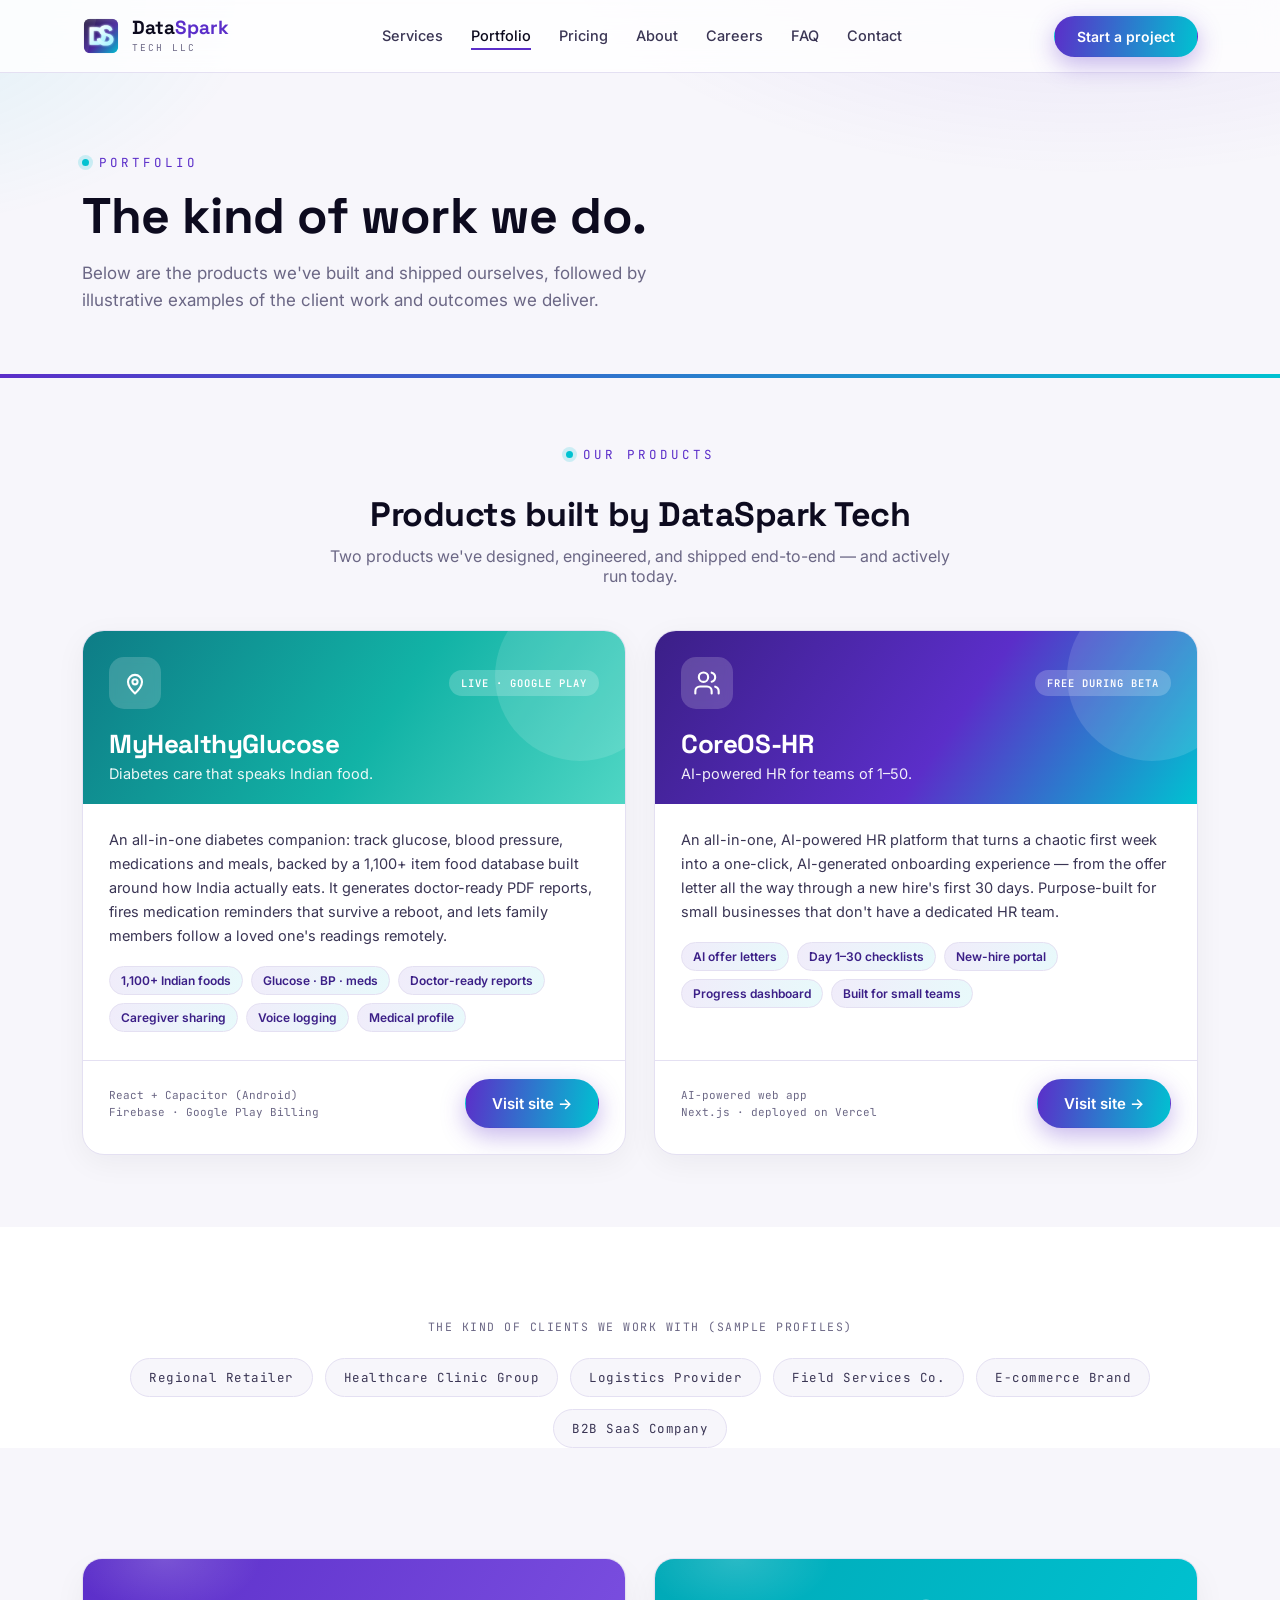
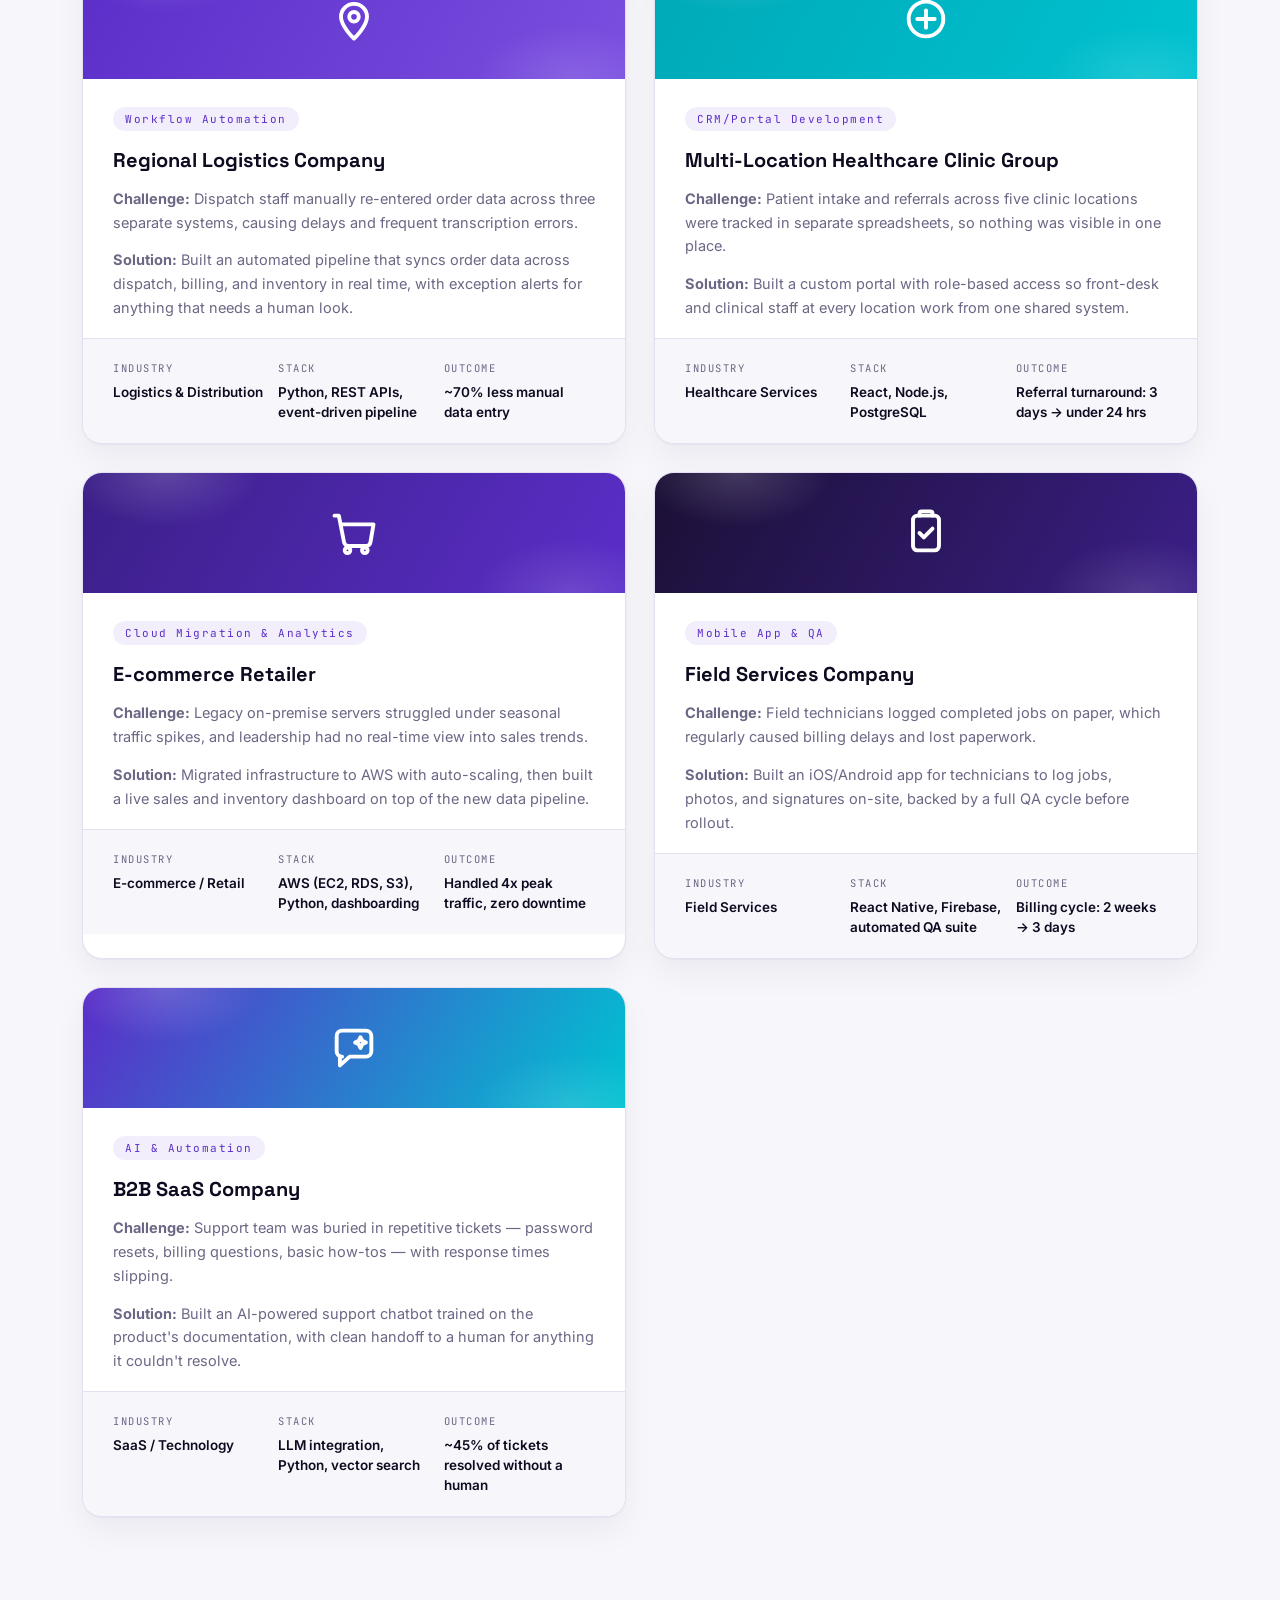
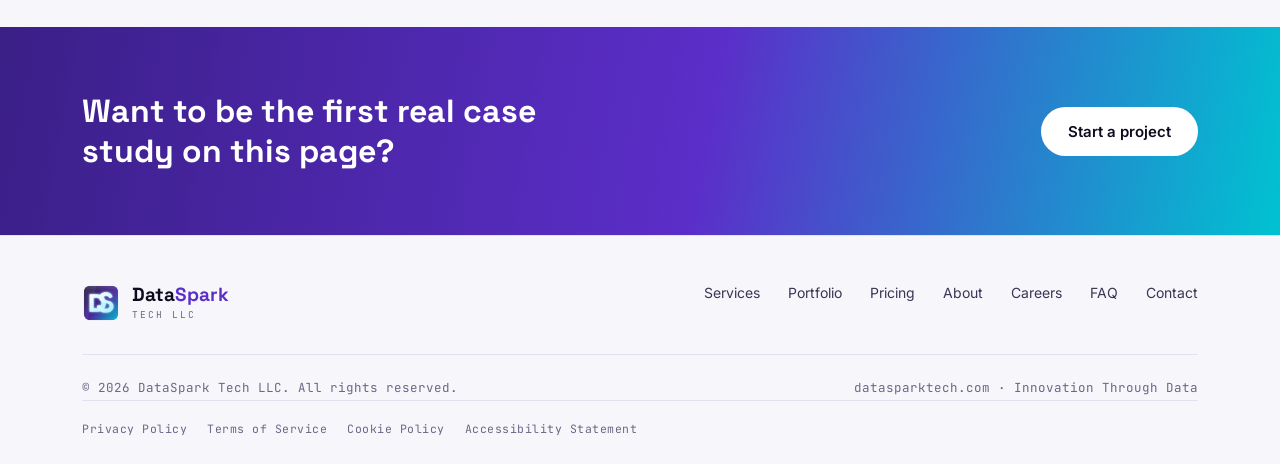
<file: portfolio.html>
<!DOCTYPE html>
<html lang="en">
<head>
<meta charset="UTF-8">
<meta name="viewport" content="width=device-width, initial-scale=1.0">
<title>Portfolio — DataSpark Tech LLC</title>
<meta name="description" content="Sample projects and outcomes from DataSpark Tech LLC's custom software, automation, AI, and data work.">
<link rel="icon" type="image/png" href="assets/img/favicon.png">
<link rel="preconnect" href="https://fonts.googleapis.com">
<link rel="preconnect" href="https://fonts.gstatic.com" crossorigin>
<link href="https://fonts.googleapis.com/css2?family=Space+Grotesk:wght@500;600;700&family=Inter:wght@400;500;600;700&family=JetBrains+Mono:wght@400;500;600&display=swap" rel="stylesheet">
<link rel="stylesheet" href="assets/css/style.css">
</head>
<body>
<header class="site-header">
  <nav>
    <a href="index.html" class="logo-lockup">
      <img class="badge" src="assets/img/badge.svg" alt="DataSpark Tech LLC">
      <span class="logo-text">
        <span class="word">Data<span>Spark</span></span>
        <span class="sub">TECH LLC</span>
      </span>
    </a>
    <div class="nav-links">
      <a href="services.html">Services</a>
      <a href="portfolio.html" class="active">Portfolio</a>
      <a href="pricing.html">Pricing</a>
      <a href="about.html">About</a>
      <a href="careers.html">Careers</a>
      <a href="faq.html">FAQ</a>
      <a href="contact.html">Contact</a>
    </div>
    <div class="nav-cta">
      <a href="contact.html" class="btn btn-primary">Start a project</a>
    </div>
    <button class="nav-toggle" aria-label="Open menu"><span></span></button>
  </nav>
  <div class="mobile-menu">
    <a href="index.html">Home</a>
    <a href="services.html">Services</a>
    <a href="portfolio.html" class="active">Portfolio</a>
    <a href="pricing.html">Pricing</a>
    <a href="about.html">About</a>
    <a href="careers.html">Careers</a>
    <a href="faq.html">FAQ</a>
    <a href="contact.html">Contact</a>
    <a href="contact.html" class="btn btn-primary btn-block">Start a project</a>
  </div>
</header>

<main>

<div class="page-header">
  <div class="wrap">
    <span class="eyebrow">PORTFOLIO</span>
    <h1>The kind of work we do.</h1>
    <p>Below are the products we've built and shipped ourselves, followed by illustrative examples of the client work and outcomes we deliver.</p>
  </div>
</div>

<style>
  .products-showcase{ background:var(--paper); padding:64px 0 72px; }
  .products-showcase .ps-head{ text-align:center; max-width:640px; margin:0 auto 44px; }
  .products-showcase .ps-head h2{ font-family:var(--display); font-size:34px; line-height:1.15; margin:10px 0 12px; color:var(--ink); letter-spacing:-.5px; }
  .products-showcase .ps-head p{ color:var(--muted); font-size:16px; margin:0; }
  .product-grid{ display:grid; grid-template-columns:1fr 1fr; gap:28px; }
  @media (max-width:820px){ .product-grid{ grid-template-columns:1fr; } }
  .product-card{ background:var(--white); border:1px solid var(--paper-line); border-radius:22px; overflow:hidden; display:flex; flex-direction:column; box-shadow:0 8px 30px rgba(13,11,31,.05); transition:transform .25s ease, box-shadow .25s ease; }
  .product-card:hover{ transform:translateY(-6px); box-shadow:0 22px 55px rgba(59,31,135,.18); }
  .product-banner{ position:relative; padding:26px 26px 22px; color:#fff; overflow:hidden; }
  .pb-glucose{ background:linear-gradient(125deg, #0E7C86, #12b3a6 55%, #4fd6c4); }
  .pb-coreos{ background:linear-gradient(125deg, #3B1F87, #5B2EC9 55%, #00C2D1); }
  .product-banner::after{ content:""; position:absolute; right:-40px; top:-40px; width:170px; height:170px; border-radius:50%; background:rgba(255,255,255,.12); }
  .product-banner .pb-row{ position:relative; z-index:1; display:flex; align-items:center; justify-content:space-between; gap:12px; }
  .product-banner .pb-icon{ width:52px; height:52px; border-radius:15px; background:rgba(255,255,255,.18); display:flex; align-items:center; justify-content:center; backdrop-filter:blur(4px); }
  .product-banner .pb-icon svg{ width:28px; height:28px; }
  .product-banner .pb-status{ font-family:var(--mono); font-size:10.5px; letter-spacing:1px; text-transform:uppercase; background:rgba(255,255,255,.2); padding:6px 12px; border-radius:100px; font-weight:600; white-space:nowrap; }
  .product-banner h3{ position:relative; z-index:1; font-family:var(--display); font-size:26px; margin:18px 0 4px; letter-spacing:-.4px; }
  .product-banner .pb-tag{ position:relative; z-index:1; font-size:14.5px; opacity:.92; margin:0; }
  .product-body{ padding:24px 26px 8px; flex:1; }
  .product-body > p{ color:var(--ink-soft); font-size:14.5px; line-height:1.65; margin:0 0 18px; }
  .feature-chips{ display:flex; flex-wrap:wrap; gap:8px; margin-bottom:20px; }
  .feature-chips span{ font-size:12px; font-weight:600; color:var(--violet-deep); background:linear-gradient(100deg, rgba(91,46,201,.09), rgba(0,194,209,.09)); border:1px solid var(--paper-line); padding:6px 11px; border-radius:100px; }
  .product-foot{ padding:0 26px 26px; border-top:1px solid var(--paper-line); margin-top:auto; padding-top:18px; display:flex; align-items:center; justify-content:space-between; gap:14px; flex-wrap:wrap; }
  .product-foot .pf-tech{ font-family:var(--mono); font-size:11px; color:var(--muted); line-height:1.5; flex:1; min-width:150px; }
  .product-foot .btn{ white-space:nowrap; }
</style>

<section class="products-showcase">
  <div class="wrap">
    <div class="ps-head">
      <span class="eyebrow">OUR PRODUCTS</span>
      <h2>Products built by DataSpark Tech</h2>
      <p>Two products we've designed, engineered, and shipped end-to-end &mdash; and actively run today.</p>
    </div>
    <div class="product-grid">

      <div class="product-card">
        <div class="product-banner pb-glucose">
          <div class="pb-row">
            <div class="pb-icon"><svg viewBox="0 0 24 24" fill="none" stroke="#fff" stroke-width="1.8" stroke-linecap="round" stroke-linejoin="round"><path d="M12 21s-6-5.5-6-10a6 6 0 1112 0c0 4.5-6 10-6 10z"/><circle cx="12" cy="11" r="2.2"/></svg></div>
            <span class="pb-status">Live · Google Play</span>
          </div>
          <h3>MyHealthyGlucose</h3>
          <p class="pb-tag">Diabetes care that speaks Indian food.</p>
        </div>
        <div class="product-body">
          <p>An all-in-one diabetes companion: track glucose, blood pressure, medications and meals, backed by a 1,100+ item food database built around how India actually eats. It generates doctor-ready PDF reports, fires medication reminders that survive a reboot, and lets family members follow a loved one's readings remotely.</p>
          <div class="feature-chips">
            <span>1,100+ Indian foods</span><span>Glucose · BP · meds</span><span>Doctor-ready reports</span><span>Caregiver sharing</span><span>Voice logging</span><span>Medical profile</span>
          </div>
        </div>
        <div class="product-foot">
          <span class="pf-tech">React + Capacitor (Android)<br>Firebase · Google Play Billing</span>
          <a href="https://myhealthyglucose.datasparktech.com" target="_blank" rel="noopener" class="btn btn-primary">Visit site &rarr;</a>
        </div>
      </div>

      <div class="product-card">
        <div class="product-banner pb-coreos">
          <div class="pb-row">
            <div class="pb-icon"><svg viewBox="0 0 24 24" fill="none" stroke="#fff" stroke-width="1.8" stroke-linecap="round" stroke-linejoin="round"><path d="M16 21v-2a4 4 0 00-4-4H6a4 4 0 00-4 4v2"/><circle cx="9" cy="7" r="4"/><path d="M22 21v-2a4 4 0 00-3-3.87"/><path d="M16 3.13a4 4 0 010 7.75"/></svg></div>
            <span class="pb-status">Free during beta</span>
          </div>
          <h3>CoreOS&#8209;HR</h3>
          <p class="pb-tag">AI-powered HR for teams of 1&ndash;50.</p>
        </div>
        <div class="product-body">
          <p>An all-in-one, AI-powered HR platform that turns a chaotic first week into a one-click, AI-generated onboarding experience &mdash; from the offer letter all the way through a new hire's first 30 days. Purpose-built for small businesses that don't have a dedicated HR team.</p>
          <div class="feature-chips">
            <span>AI offer letters</span><span>Day 1&ndash;30 checklists</span><span>New-hire portal</span><span>Progress dashboard</span><span>Built for small teams</span>
          </div>
        </div>
        <div class="product-foot">
          <span class="pf-tech">AI-powered web app<br>Next.js · deployed on Vercel</span>
          <a href="https://coreos-hr.vercel.app/" target="_blank" rel="noopener" class="btn btn-primary">Visit site &rarr;</a>
        </div>
      </div>

    </div>
  </div>
</section>

<section class="section tight" style="background:var(--white); padding-bottom:0;">
  <div class="wrap">
    <p style="text-align:center; font-family:var(--mono); font-size:11.5px; letter-spacing:1.5px; color:var(--muted); margin-bottom:24px;">THE KIND OF CLIENTS WE WORK WITH (SAMPLE PROFILES)</p>
    <div class="tech-strip">
      <span class="tech-chip">Regional Retailer</span>
      <span class="tech-chip">Healthcare Clinic Group</span>
      <span class="tech-chip">Logistics Provider</span>
      <span class="tech-chip">Field Services Co.</span>
      <span class="tech-chip">E-commerce Brand</span>
      <span class="tech-chip">B2B SaaS Company</span>
    </div>
  </div>
</section>

<section class="portfolio section">
  <div class="wrap">
    <div class="case-grid">
      
      <div class="case-card">
        <div class="case-visual cv-1"><svg viewBox="0 0 24 24"><g fill="none" stroke="white" stroke-width="1.8" stroke-linecap="round" stroke-linejoin="round"><path d="M12 21s-6-5.5-6-10a6 6 0 1112 0c0 4.5-6 10-6 10z"/><circle cx="12" cy="11" r="2.2"/></g></svg></div>
        <div class="case-top">
          <span class="case-tag">Workflow Automation</span>
          <h3>Regional Logistics Company</h3>
        </div>
        <div class="case-body">
          <p><strong>Challenge:</strong> Dispatch staff manually re-entered order data across three separate systems, causing delays and frequent transcription errors.</p>
          <p><strong>Solution:</strong> Built an automated pipeline that syncs order data across dispatch, billing, and inventory in real time, with exception alerts for anything that needs a human look.</p>
        </div>
        <div class="case-meta">
          <div><span class="k">INDUSTRY</span><span class="v">Logistics &amp; Distribution</span></div>
          <div><span class="k">STACK</span><span class="v">Python, REST APIs, event-driven pipeline</span></div>
          <div><span class="k">OUTCOME</span><span class="v">~70% less manual data entry</span></div>
        </div>
      </div>
      <div class="case-card">
        <div class="case-visual cv-2"><svg viewBox="0 0 24 24"><g fill="none" stroke="white" stroke-width="1.8" stroke-linecap="round" stroke-linejoin="round"><circle cx="12" cy="12" r="8"/><line x1="12" y1="8" x2="12" y2="16"/><line x1="8" y1="12" x2="16" y2="12"/></g></svg></div>
        <div class="case-top">
          <span class="case-tag">CRM/Portal Development</span>
          <h3>Multi-Location Healthcare Clinic Group</h3>
        </div>
        <div class="case-body">
          <p><strong>Challenge:</strong> Patient intake and referrals across five clinic locations were tracked in separate spreadsheets, so nothing was visible in one place.</p>
          <p><strong>Solution:</strong> Built a custom portal with role-based access so front-desk and clinical staff at every location work from one shared system.</p>
        </div>
        <div class="case-meta">
          <div><span class="k">INDUSTRY</span><span class="v">Healthcare Services</span></div>
          <div><span class="k">STACK</span><span class="v">React, Node.js, PostgreSQL</span></div>
          <div><span class="k">OUTCOME</span><span class="v">Referral turnaround: 3 days &rarr; under 24 hrs</span></div>
        </div>
      </div>
      <div class="case-card">
        <div class="case-visual cv-3"><svg viewBox="0 0 24 24"><g fill="none" stroke="white" stroke-width="1.8" stroke-linecap="round" stroke-linejoin="round"><circle cx="9" cy="20" r="1.3"/><circle cx="17" cy="20" r="1.3"/><path d="M3 4h2l2.4 12.2a2 2 0 002 1.8h8.2a2 2 0 002-1.7L21 8H6.2"/></g></svg></div>
        <div class="case-top">
          <span class="case-tag">Cloud Migration &amp; Analytics</span>
          <h3>E-commerce Retailer</h3>
        </div>
        <div class="case-body">
          <p><strong>Challenge:</strong> Legacy on-premise servers struggled under seasonal traffic spikes, and leadership had no real-time view into sales trends.</p>
          <p><strong>Solution:</strong> Migrated infrastructure to AWS with auto-scaling, then built a live sales and inventory dashboard on top of the new data pipeline.</p>
        </div>
        <div class="case-meta">
          <div><span class="k">INDUSTRY</span><span class="v">E-commerce / Retail</span></div>
          <div><span class="k">STACK</span><span class="v">AWS (EC2, RDS, S3), Python, dashboarding</span></div>
          <div><span class="k">OUTCOME</span><span class="v">Handled 4x peak traffic, zero downtime</span></div>
        </div>
      </div>
      <div class="case-card">
        <div class="case-visual cv-4"><svg viewBox="0 0 24 24"><g fill="none" stroke="white" stroke-width="1.8" stroke-linecap="round" stroke-linejoin="round"><rect x="6" y="4" width="12" height="16" rx="2"/><path d="M9 4V3a1 1 0 011-1h4a1 1 0 011 1v1"/><path d="M9 12l2 2 4-4"/></g></svg></div>
        <div class="case-top">
          <span class="case-tag">Mobile App &amp; QA</span>
          <h3>Field Services Company</h3>
        </div>
        <div class="case-body">
          <p><strong>Challenge:</strong> Field technicians logged completed jobs on paper, which regularly caused billing delays and lost paperwork.</p>
          <p><strong>Solution:</strong> Built an iOS/Android app for technicians to log jobs, photos, and signatures on-site, backed by a full QA cycle before rollout.</p>
        </div>
        <div class="case-meta">
          <div><span class="k">INDUSTRY</span><span class="v">Field Services</span></div>
          <div><span class="k">STACK</span><span class="v">React Native, Firebase, automated QA suite</span></div>
          <div><span class="k">OUTCOME</span><span class="v">Billing cycle: 2 weeks &rarr; 3 days</span></div>
        </div>
      </div>
      <div class="case-card">
        <div class="case-visual cv-5"><svg viewBox="0 0 24 24"><g fill="none" stroke="white" stroke-width="1.8" stroke-linecap="round" stroke-linejoin="round"><path d="M4 6.5A2.5 2.5 0 016.5 4h11A2.5 2.5 0 0120 6.5v7A2.5 2.5 0 0117.5 16H10l-4.5 4v-4H6.5A2.5 2.5 0 014 13.5v-7z"/><path d="M15 7l.8 1.7L17.5 9.5l-1.7.8L15 12l-.8-1.7L12.5 9.5l1.7-.8L15 7z"/></g></svg></div>
        <div class="case-top">
          <span class="case-tag">AI &amp; Automation</span>
          <h3>B2B SaaS Company</h3>
        </div>
        <div class="case-body">
          <p><strong>Challenge:</strong> Support team was buried in repetitive tickets &mdash; password resets, billing questions, basic how-tos &mdash; with response times slipping.</p>
          <p><strong>Solution:</strong> Built an AI-powered support chatbot trained on the product's documentation, with clean handoff to a human for anything it couldn't resolve.</p>
        </div>
        <div class="case-meta">
          <div><span class="k">INDUSTRY</span><span class="v">SaaS / Technology</span></div>
          <div><span class="k">STACK</span><span class="v">LLM integration, Python, vector search</span></div>
          <div><span class="k">OUTCOME</span><span class="v">~45% of tickets resolved without a human</span></div>
        </div>
      </div>
    </div>
  </div>
</section>

<div class="cta-banner">
  <div class="wrap">
    <h2>Want to be the first real case study on this page?</h2>
    <a href="contact.html" class="btn">Start a project</a>
  </div>
</div>

</main>
<footer>
  <div class="wrap">
    <div class="footer-top">
      <a href="index.html" class="logo-lockup">
        <img class="badge" src="assets/img/badge.svg" alt="DataSpark Tech LLC">
        <span class="logo-text">
          <span class="word">Data<span>Spark</span></span>
          <span class="sub">TECH LLC</span>
        </span>
      </a>
      <div class="footer-links">
        <a href="services.html">Services</a>
        <a href="portfolio.html">Portfolio</a>
        <a href="pricing.html">Pricing</a>
        <a href="about.html">About</a>
        <a href="careers.html">Careers</a>
        <a href="faq.html">FAQ</a>
        <a href="contact.html">Contact</a>
      </div>
    </div>
    <div class="footer-bottom">
      <span>&copy; 2026 DataSpark Tech LLC. All rights reserved.</span>
      <span>datasparktech.com &middot; Innovation Through Data</span>
    </div>
    <div class="footer-legal">
      <a href="privacy.html">Privacy Policy</a>
      <a href="terms.html">Terms of Service</a>
      <a href="cookies.html">Cookie Policy</a>
      <a href="accessibility.html">Accessibility Statement</a>
    </div>
  </div>
</footer>
<script src="assets/js/main.js"></script>
</body>
</html>
</file>
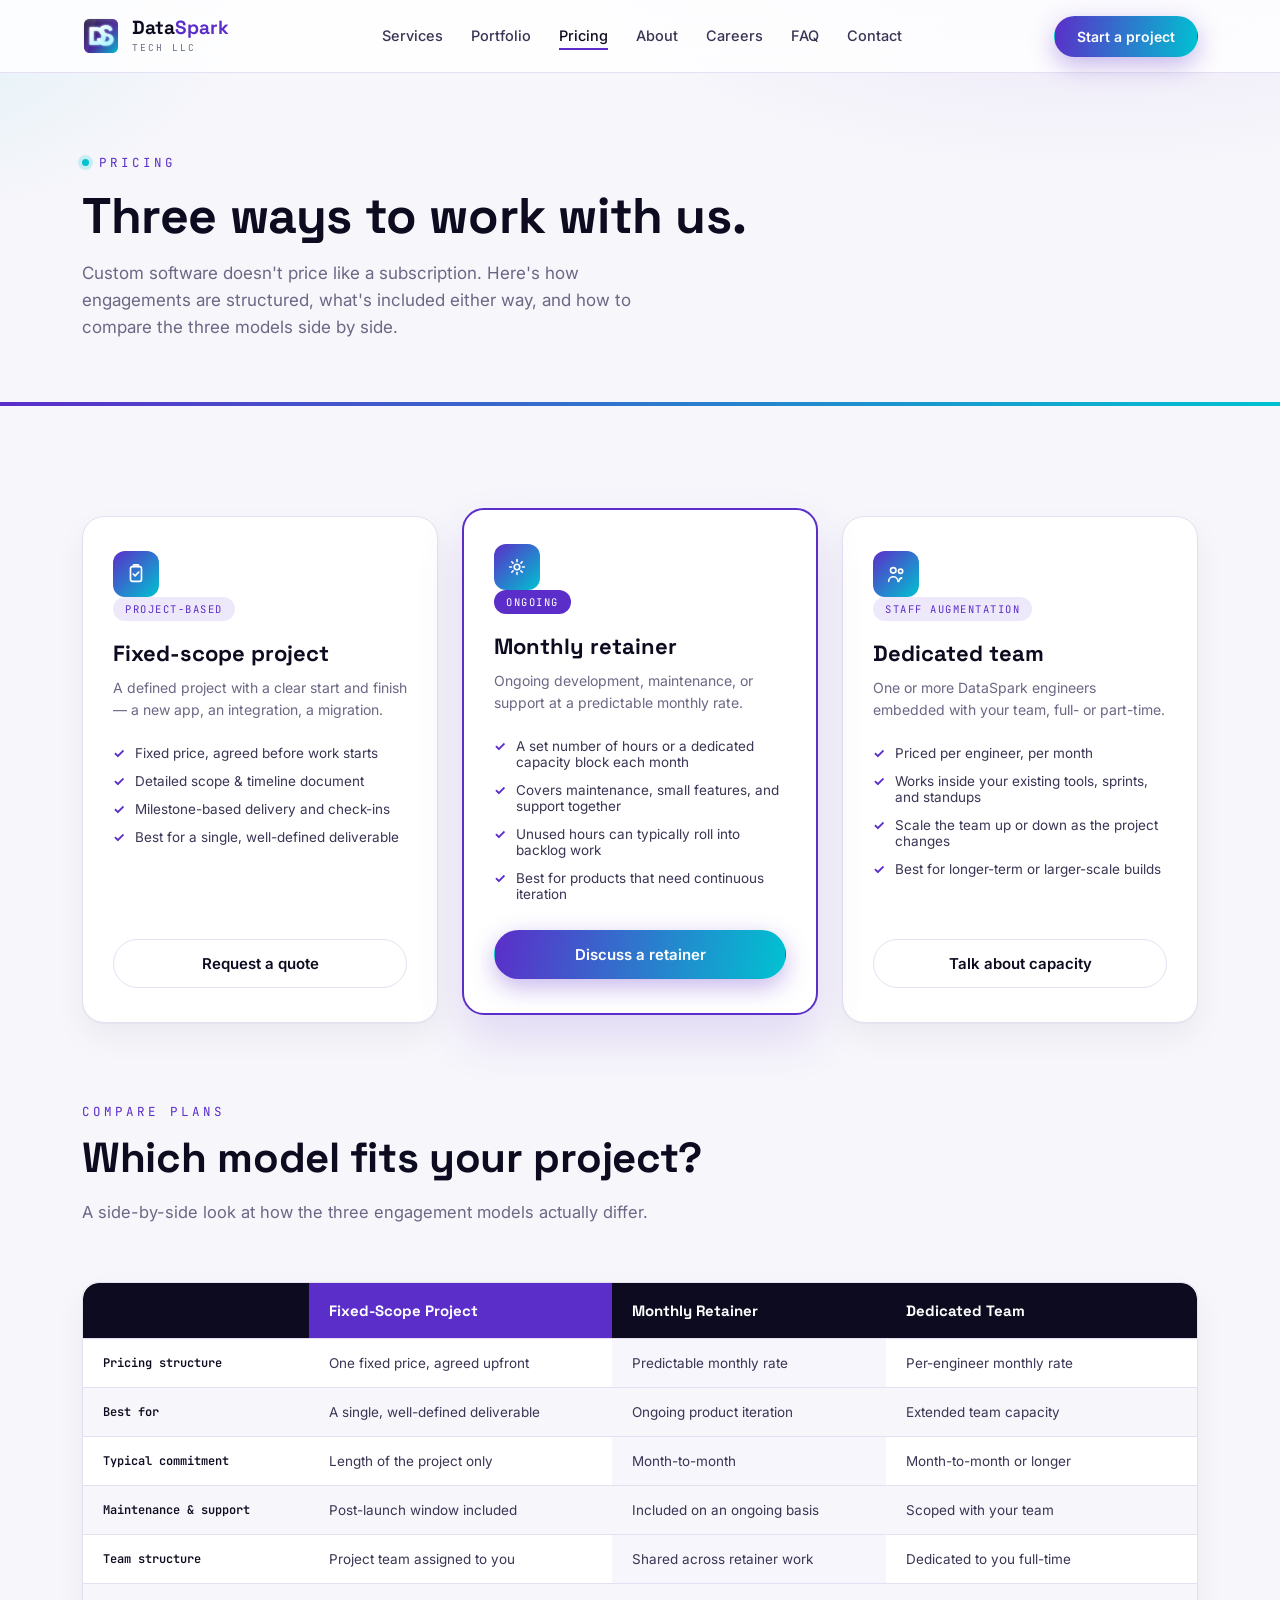
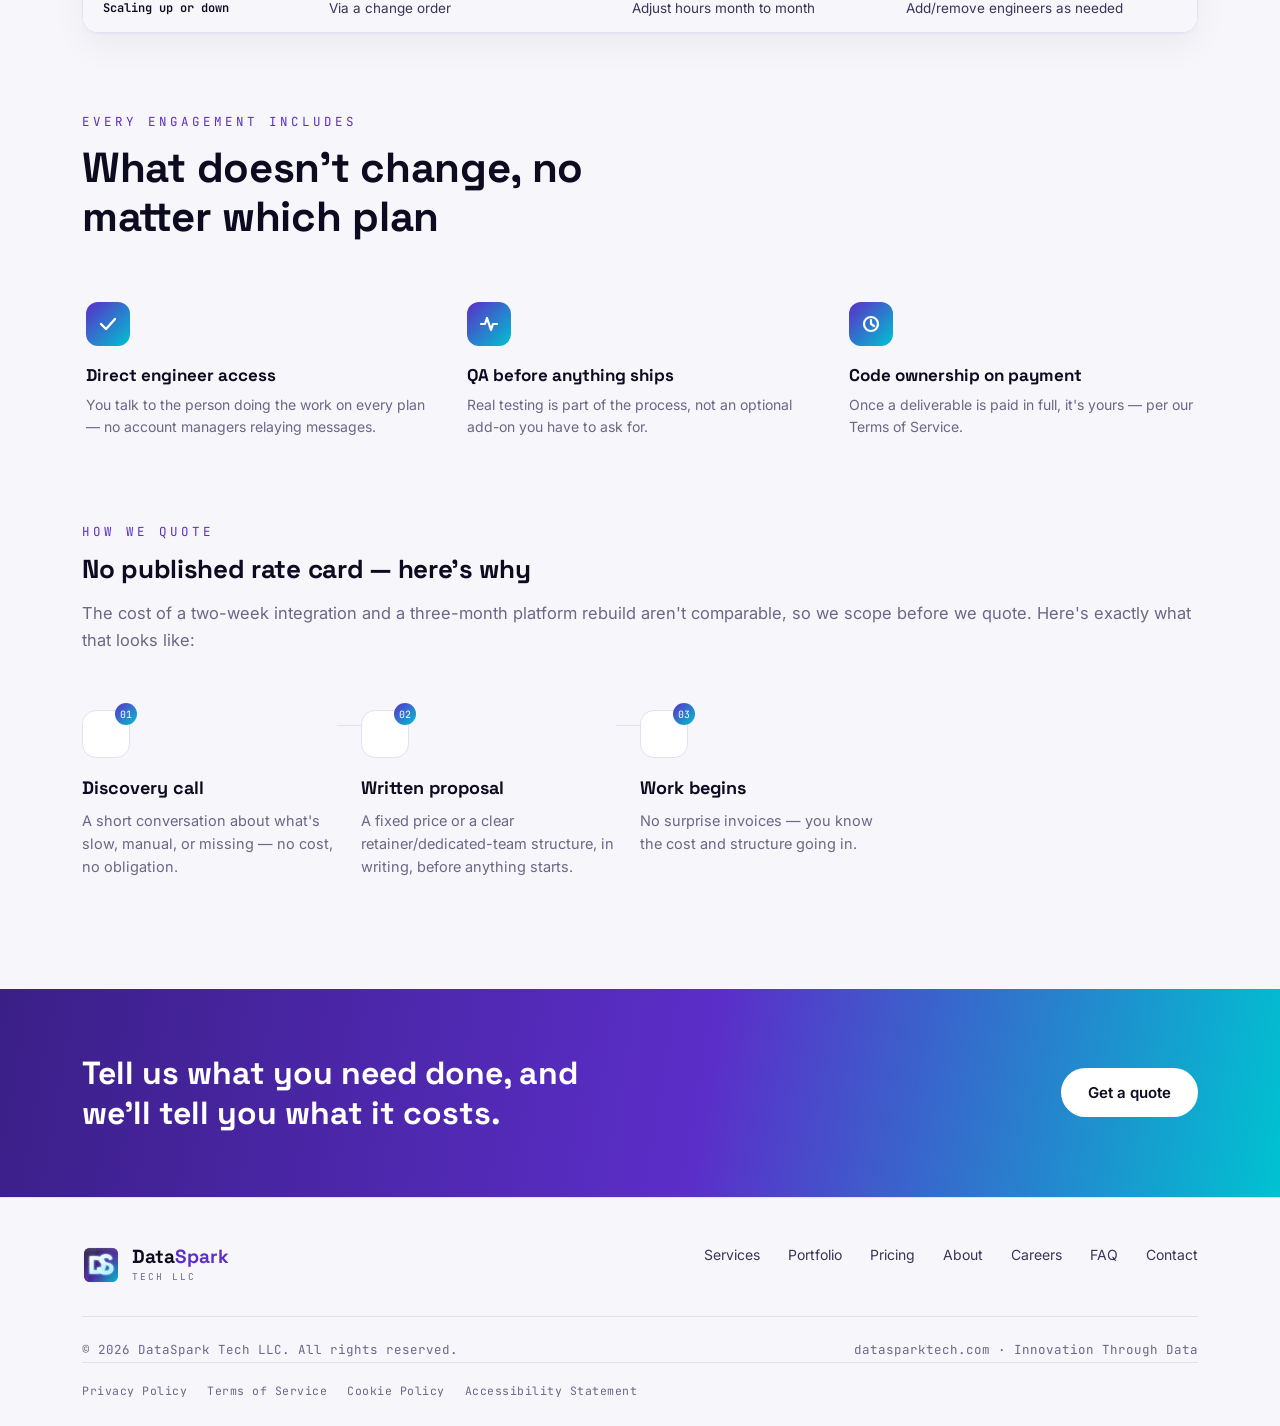
<file: pricing.html>
<!DOCTYPE html>
<html lang="en">
<head>
<meta charset="UTF-8">
<meta name="viewport" content="width=device-width, initial-scale=1.0">
<title>Pricing — DataSpark Tech LLC</title>
<meta name="description" content="Fixed-scope projects, monthly retainers, and dedicated team engagements from DataSpark Tech LLC — compare plans and see what's included in every engagement.">
<link rel="icon" type="image/png" href="assets/img/favicon.png">
<link rel="preconnect" href="https://fonts.googleapis.com">
<link rel="preconnect" href="https://fonts.gstatic.com" crossorigin>
<link href="https://fonts.googleapis.com/css2?family=Space+Grotesk:wght@500;600;700&family=Inter:wght@400;500;600;700&family=JetBrains+Mono:wght@400;500;600&display=swap" rel="stylesheet">
<link rel="stylesheet" href="assets/css/style.css">
</head>
<body>
<header class="site-header">
  <nav>
    <a href="index.html" class="logo-lockup">
      <img class="badge" src="assets/img/badge.svg" alt="DataSpark Tech LLC">
      <span class="logo-text">
        <span class="word">Data<span>Spark</span></span>
        <span class="sub">TECH LLC</span>
      </span>
    </a>
    <div class="nav-links">
      <a href="services.html">Services</a>
      <a href="portfolio.html">Portfolio</a>
      <a href="pricing.html" class="active">Pricing</a>
      <a href="about.html">About</a>
      <a href="careers.html">Careers</a>
      <a href="faq.html">FAQ</a>
      <a href="contact.html">Contact</a>
    </div>
    <div class="nav-cta">
      <a href="contact.html" class="btn btn-primary">Start a project</a>
    </div>
    <button class="nav-toggle" aria-label="Open menu"><span></span></button>
  </nav>
  <div class="mobile-menu">
    <a href="index.html">Home</a>
    <a href="services.html">Services</a>
    <a href="portfolio.html">Portfolio</a>
    <a href="pricing.html" class="active">Pricing</a>
    <a href="about.html">About</a>
    <a href="careers.html">Careers</a>
    <a href="faq.html">FAQ</a>
    <a href="contact.html">Contact</a>
    <a href="contact.html" class="btn btn-primary btn-block">Start a project</a>
  </div>
</header>

<main>

<div class="page-header">
  <div class="wrap">
    <span class="eyebrow">PRICING</span>
    <h1>Three ways to work with us.</h1>
    <p>Custom software doesn't price like a subscription. Here's how engagements are structured, what's included either way, and how to compare the three models side by side.</p>
  </div>
</div>

<section class="pricing section">
  <div class="wrap">
    <div class="pricing-grid">

      <div class="price-card">
        <div class="icon-badge"><svg viewBox="0 0 24 24"><g fill="none" stroke="white" stroke-width="1.8" stroke-linecap="round" stroke-linejoin="round"><rect x="6" y="4" width="12" height="16" rx="2"/><path d="M9 4V3a1 1 0 011-1h4a1 1 0 011 1v1"/><path d="M9 12l2 2 4-4"/></g></svg></div>
        <span class="pill">PROJECT-BASED</span>
        <h3>Fixed-scope project</h3>
        <p class="desc">A defined project with a clear start and finish &mdash; a new app, an integration, a migration.</p>
        <ul>
          <li>Fixed price, agreed before work starts</li>
          <li>Detailed scope &amp; timeline document</li>
          <li>Milestone-based delivery and check-ins</li>
          <li>Best for a single, well-defined deliverable</li>
        </ul>
        <a href="contact.html" class="btn btn-ghost-dark btn-block">Request a quote</a>
      </div>

      <div class="price-card featured">
        <div class="icon-badge"><svg viewBox="0 0 24 24"><g fill="none" stroke="white" stroke-width="1.8" stroke-linecap="round" stroke-linejoin="round"><circle cx="12" cy="12" r="3"/><path d="M12 4v2M12 18v2M4 12h2M18 12h2M6.3 6.3l1.4 1.4M16.3 16.3l1.4 1.4M6.3 17.7l1.4-1.4M16.3 7.7l1.4-1.4"/></g></svg></div>
        <span class="pill">ONGOING</span>
        <h3>Monthly retainer</h3>
        <p class="desc">Ongoing development, maintenance, or support at a predictable monthly rate.</p>
        <ul>
          <li>A set number of hours or a dedicated capacity block each month</li>
          <li>Covers maintenance, small features, and support together</li>
          <li>Unused hours can typically roll into backlog work</li>
          <li>Best for products that need continuous iteration</li>
        </ul>
        <a href="contact.html" class="btn btn-primary btn-block">Discuss a retainer</a>
      </div>

      <div class="price-card">
        <div class="icon-badge"><svg viewBox="0 0 24 24"><g fill="none" stroke="white" stroke-width="1.8" stroke-linecap="round" stroke-linejoin="round"><circle cx="9" cy="8" r="3"/><path d="M4 20c0-3 2.5-5 5-5s5 2 5 5"/><circle cx="17" cy="9" r="2.3"/><path d="M15 20c.3-2 1.6-3.4 3.2-3.8"/></g></svg></div>
        <span class="pill">STAFF AUGMENTATION</span>
        <h3>Dedicated team</h3>
        <p class="desc">One or more DataSpark engineers embedded with your team, full- or part-time.</p>
        <ul>
          <li>Priced per engineer, per month</li>
          <li>Works inside your existing tools, sprints, and standups</li>
          <li>Scale the team up or down as the project changes</li>
          <li>Best for longer-term or larger-scale builds</li>
        </ul>
        <a href="contact.html" class="btn btn-ghost-dark btn-block">Talk about capacity</a>
      </div>

    </div>

    <!-- COMPARISON TABLE -->
    <div class="section-head" style="margin-top:80px; max-width:640px;">
      <span class="section-eyebrow">COMPARE PLANS</span>
      <h2>Which model fits your project?</h2>
      <p>A side-by-side look at how the three engagement models actually differ.</p>
    </div>
    <div class="compare-table-wrap">
      <table class="compare-table">
        <thead><tr><th></th><th class="featured-col">Fixed-Scope Project</th><th>Monthly Retainer</th><th>Dedicated Team</th></tr></thead>
        <tbody>
      <tr>
        <td>Pricing structure</td>
        <td>One fixed price, agreed upfront</td>
        <td class="featured-col">Predictable monthly rate</td>
        <td>Per-engineer monthly rate</td>
      </tr>
      <tr>
        <td>Best for</td>
        <td>A single, well-defined deliverable</td>
        <td class="featured-col">Ongoing product iteration</td>
        <td>Extended team capacity</td>
      </tr>
      <tr>
        <td>Typical commitment</td>
        <td>Length of the project only</td>
        <td class="featured-col">Month-to-month</td>
        <td>Month-to-month or longer</td>
      </tr>
      <tr>
        <td>Maintenance &amp; support</td>
        <td>Post-launch window included</td>
        <td class="featured-col">Included on an ongoing basis</td>
        <td>Scoped with your team</td>
      </tr>
      <tr>
        <td>Team structure</td>
        <td>Project team assigned to you</td>
        <td class="featured-col">Shared across retainer work</td>
        <td>Dedicated to you full-time</td>
      </tr>
      <tr>
        <td>Scaling up or down</td>
        <td>Via a change order</td>
        <td class="featured-col">Adjust hours month to month</td>
        <td>Add/remove engineers as needed</td>
      </tr>
        </tbody>
      </table>
    </div>

    <!-- WHAT'S INCLUDED REGARDLESS -->
    <div class="section-head" style="margin-top:80px; max-width:640px;">
      <span class="section-eyebrow">EVERY ENGAGEMENT INCLUDES</span>
      <h2>What doesn't change, no matter which plan</h2>
    </div>
    <div class="feature-row">
      <div class="feature-item">
        <div class="fi-icon">
          <svg width="22" height="22" viewBox="0 0 22 22" fill="none"><path d="M4 11L9 16L18 6" stroke="white" stroke-width="2.4" stroke-linecap="round" stroke-linejoin="round"/></svg>
        </div>
        <h3>Direct engineer access</h3>
        <p>You talk to the person doing the work on every plan &mdash; no account managers relaying messages.</p>
      </div>
      <div class="feature-item">
        <div class="fi-icon">
          <svg width="22" height="22" viewBox="0 0 22 22" fill="none"><path d="M3 11h4l2-6 4 12 2-6h4" stroke="white" stroke-width="2.2" stroke-linecap="round" stroke-linejoin="round"/></svg>
        </div>
        <h3>QA before anything ships</h3>
        <p>Real testing is part of the process, not an optional add-on you have to ask for.</p>
      </div>
      <div class="feature-item">
        <div class="fi-icon">
          <svg width="22" height="22" viewBox="0 0 22 22" fill="none"><circle cx="11" cy="11" r="7" stroke="white" stroke-width="2.2"/><path d="M11 7v4l3 2" stroke="white" stroke-width="2.2" stroke-linecap="round"/></svg>
        </div>
        <h3>Code ownership on payment</h3>
        <p>Once a deliverable is paid in full, it's yours &mdash; per our Terms of Service.</p>
      </div>
    </div>

    <!-- HOW WE QUOTE -->
    <div class="section-head" style="margin-top:80px; max-width:100%;">
      <span class="section-eyebrow">HOW WE QUOTE</span>
      <h2 style="font-size:26px;">No published rate card &mdash; here's why</h2>
      <p>The cost of a two-week integration and a three-month platform rebuild aren't comparable, so we scope before we quote. Here's exactly what that looks like:</p>
    </div>
    <div class="process-list" style="margin-top:36px;">
      <div class="step">
        <div class="step-icon"><svg viewBox="0 0 24 24"><g fill="none" stroke="white" stroke-width="1.8" stroke-linecap="round" stroke-linejoin="round"><circle cx="10.5" cy="10.5" r="6"/><line x1="15" y1="15" x2="20" y2="20"/></g></svg><span class="step-num-tag">01</span></div>
        <h3>Discovery call</h3>
        <p>A short conversation about what's slow, manual, or missing &mdash; no cost, no obligation.</p>
      </div>
      <div class="step">
        <div class="step-icon"><svg viewBox="0 0 24 24"><g fill="none" stroke="white" stroke-width="1.8" stroke-linecap="round" stroke-linejoin="round"><path d="M4 20l2-6 10-10 4 4-10 10-6 2z"/><line x1="13" y1="6" x2="17" y2="10"/></g></svg><span class="step-num-tag">02</span></div>
        <h3>Written proposal</h3>
        <p>A fixed price or a clear retainer/dedicated-team structure, in writing, before anything starts.</p>
      </div>
      <div class="step">
        <div class="step-icon"><svg viewBox="0 0 24 24"><g fill="none" stroke="white" stroke-width="1.8" stroke-linecap="round" stroke-linejoin="round"><path d="M12 2c3 2 5 6 4 11l-4 4-4-4c-1-5 1-9 4-11z"/><circle cx="12" cy="9" r="1.6"/><path d="M8 15l-3 3M16 15l3 3"/></g></svg><span class="step-num-tag">03</span></div>
        <h3>Work begins</h3>
        <p>No surprise invoices &mdash; you know the cost and structure going in.</p>
      </div>
    </div>

  </div>
</section>

<div class="cta-banner">
  <div class="wrap">
    <h2>Tell us what you need done, and we'll tell you what it costs.</h2>
    <a href="contact.html" class="btn">Get a quote</a>
  </div>
</div>

</main>
<footer>
  <div class="wrap">
    <div class="footer-top">
      <a href="index.html" class="logo-lockup">
        <img class="badge" src="assets/img/badge.svg" alt="DataSpark Tech LLC">
        <span class="logo-text">
          <span class="word">Data<span>Spark</span></span>
          <span class="sub">TECH LLC</span>
        </span>
      </a>
      <div class="footer-links">
        <a href="services.html">Services</a>
        <a href="portfolio.html">Portfolio</a>
        <a href="pricing.html">Pricing</a>
        <a href="about.html">About</a>
        <a href="careers.html">Careers</a>
        <a href="faq.html">FAQ</a>
        <a href="contact.html">Contact</a>
      </div>
    </div>
    <div class="footer-bottom">
      <span>&copy; 2026 DataSpark Tech LLC. All rights reserved.</span>
      <span>datasparktech.com &middot; Innovation Through Data</span>
    </div>
    <div class="footer-legal">
      <a href="privacy.html">Privacy Policy</a>
      <a href="terms.html">Terms of Service</a>
      <a href="cookies.html">Cookie Policy</a>
      <a href="accessibility.html">Accessibility Statement</a>
    </div>
  </div>
</footer>
<script src="assets/js/main.js"></script>
</body>
</html>
</file>
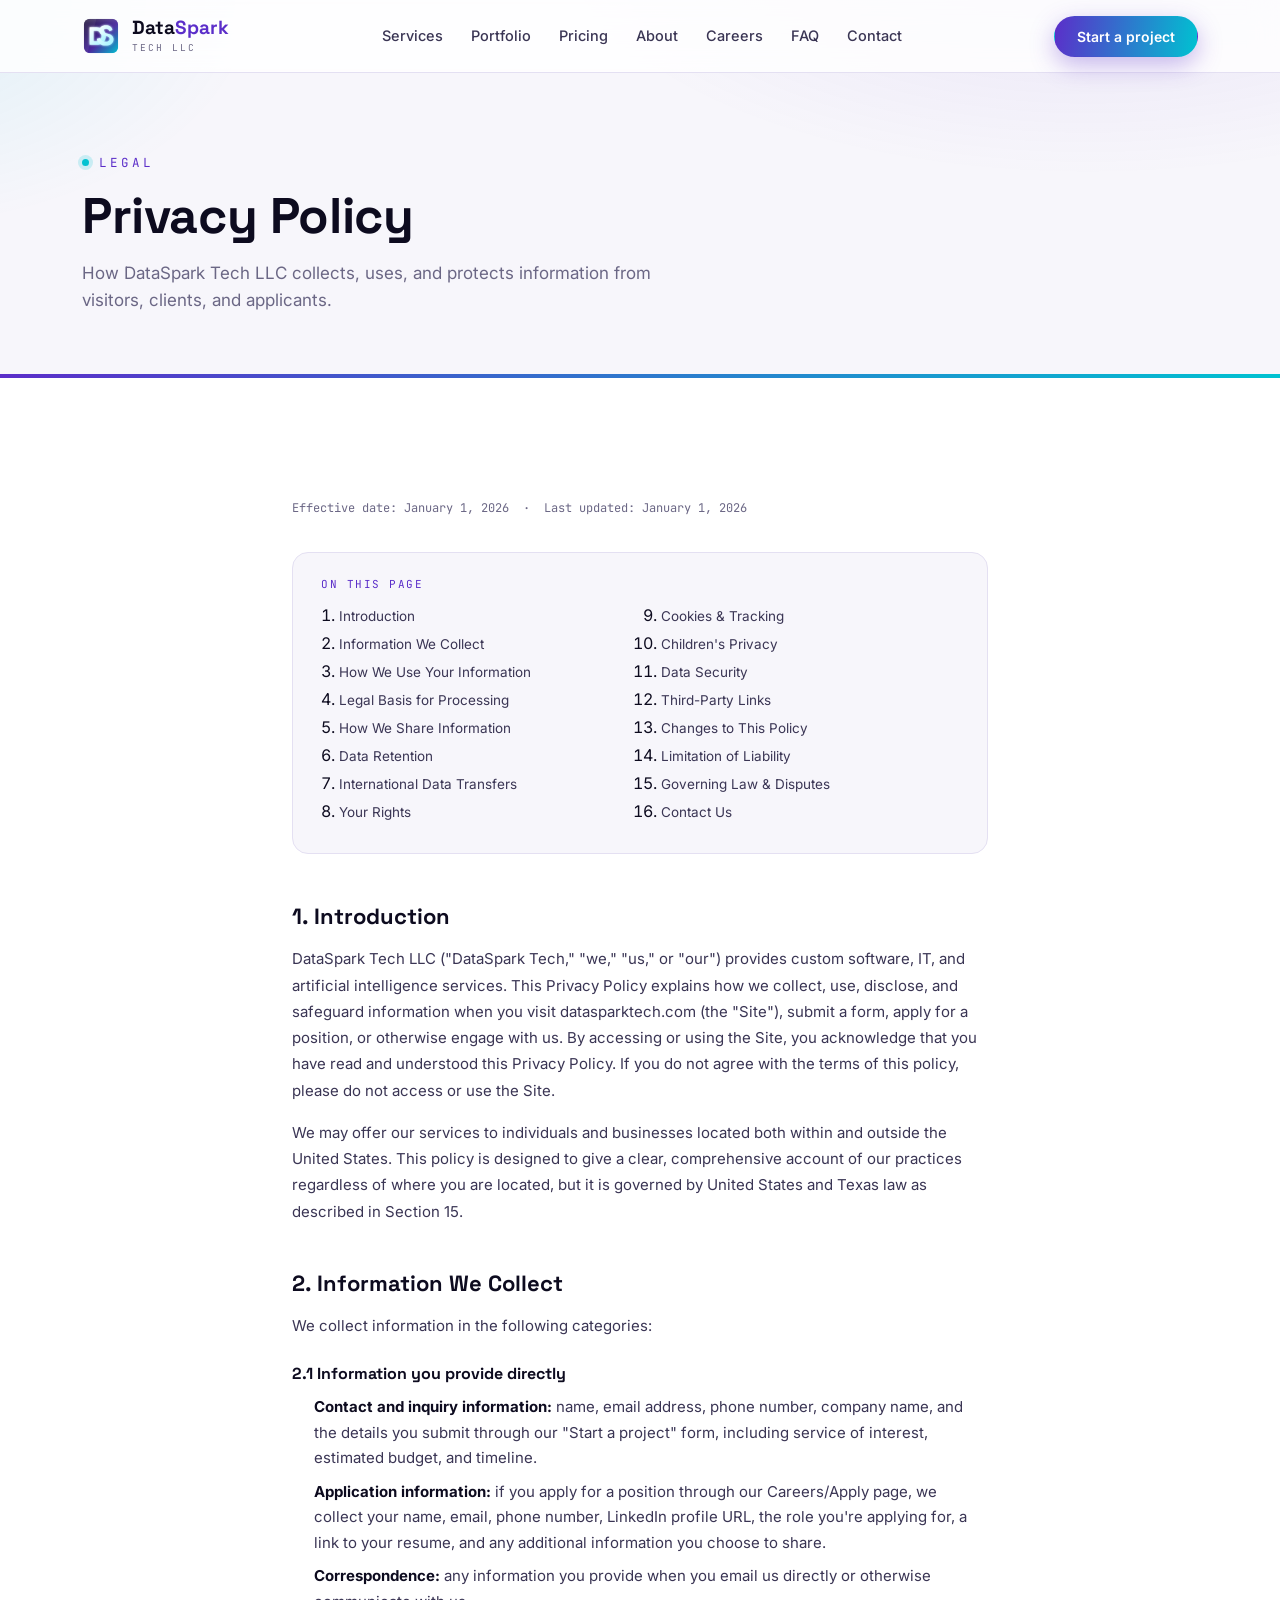
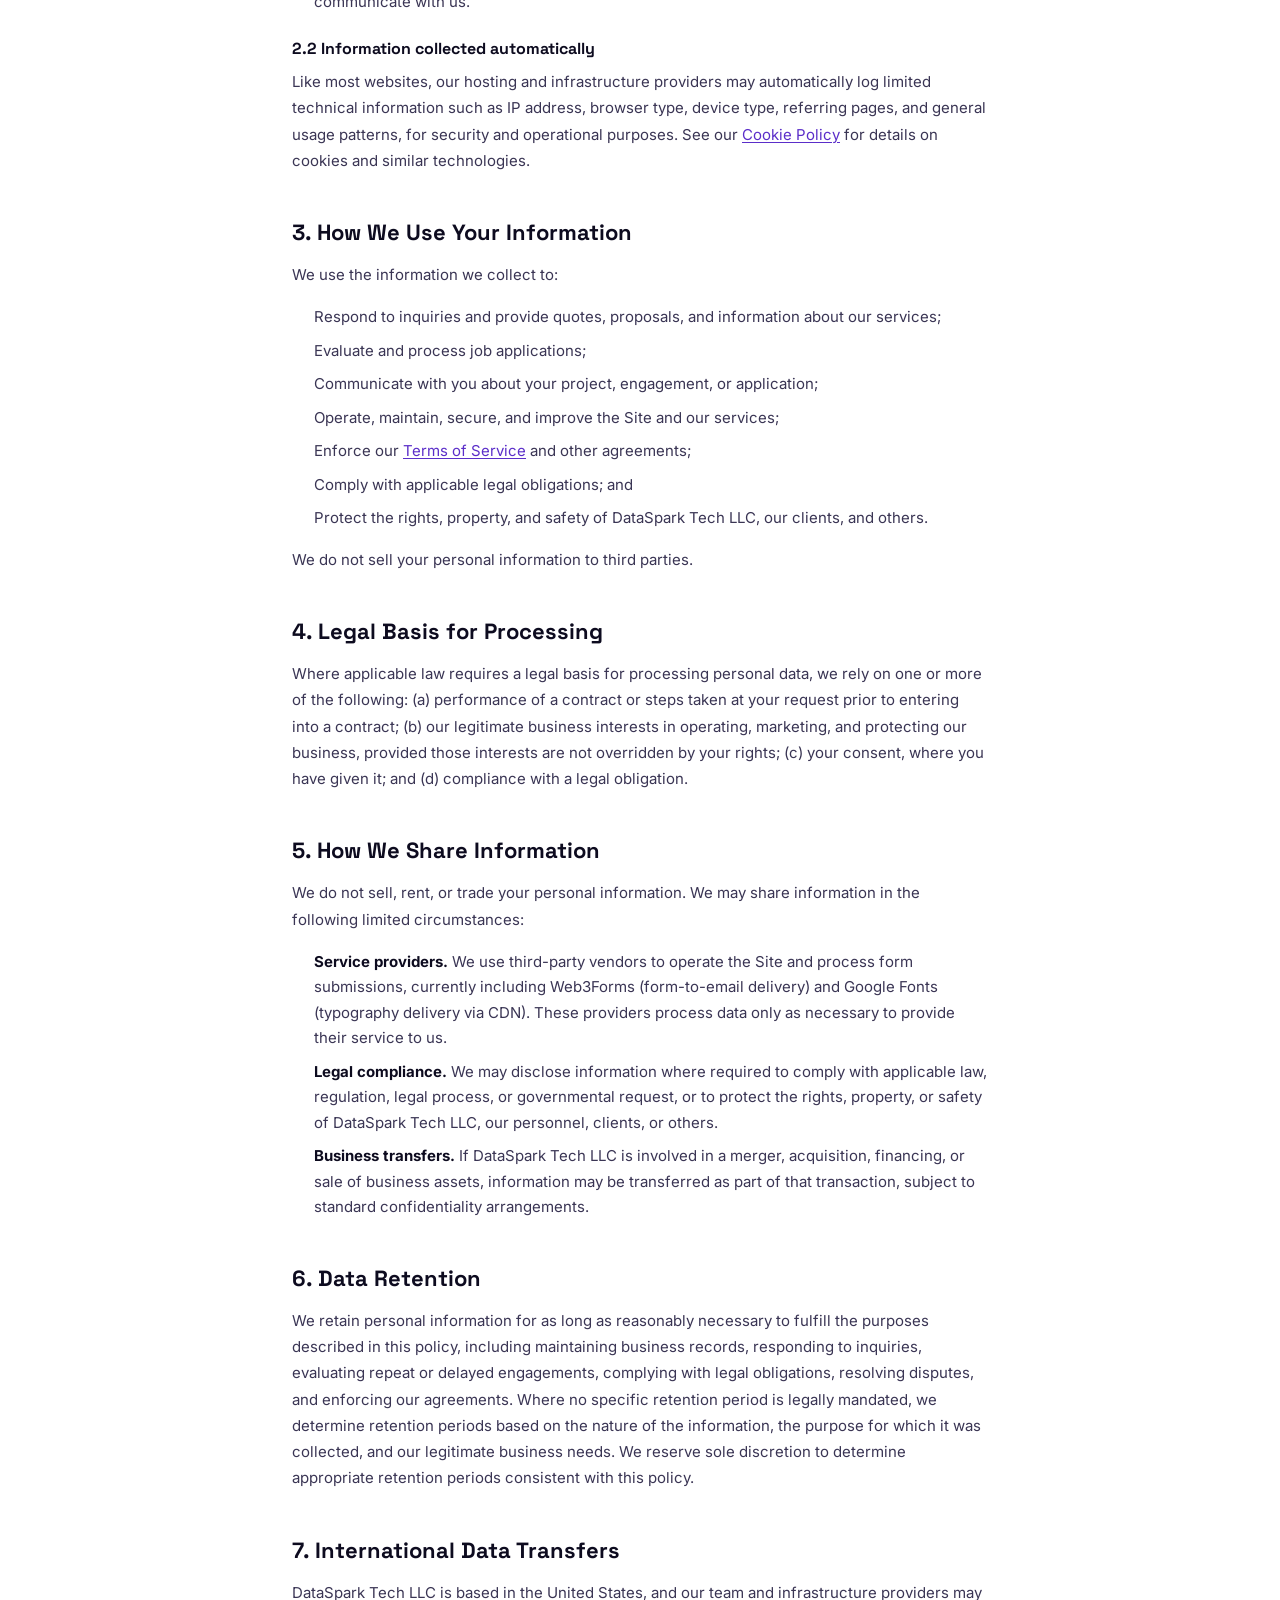
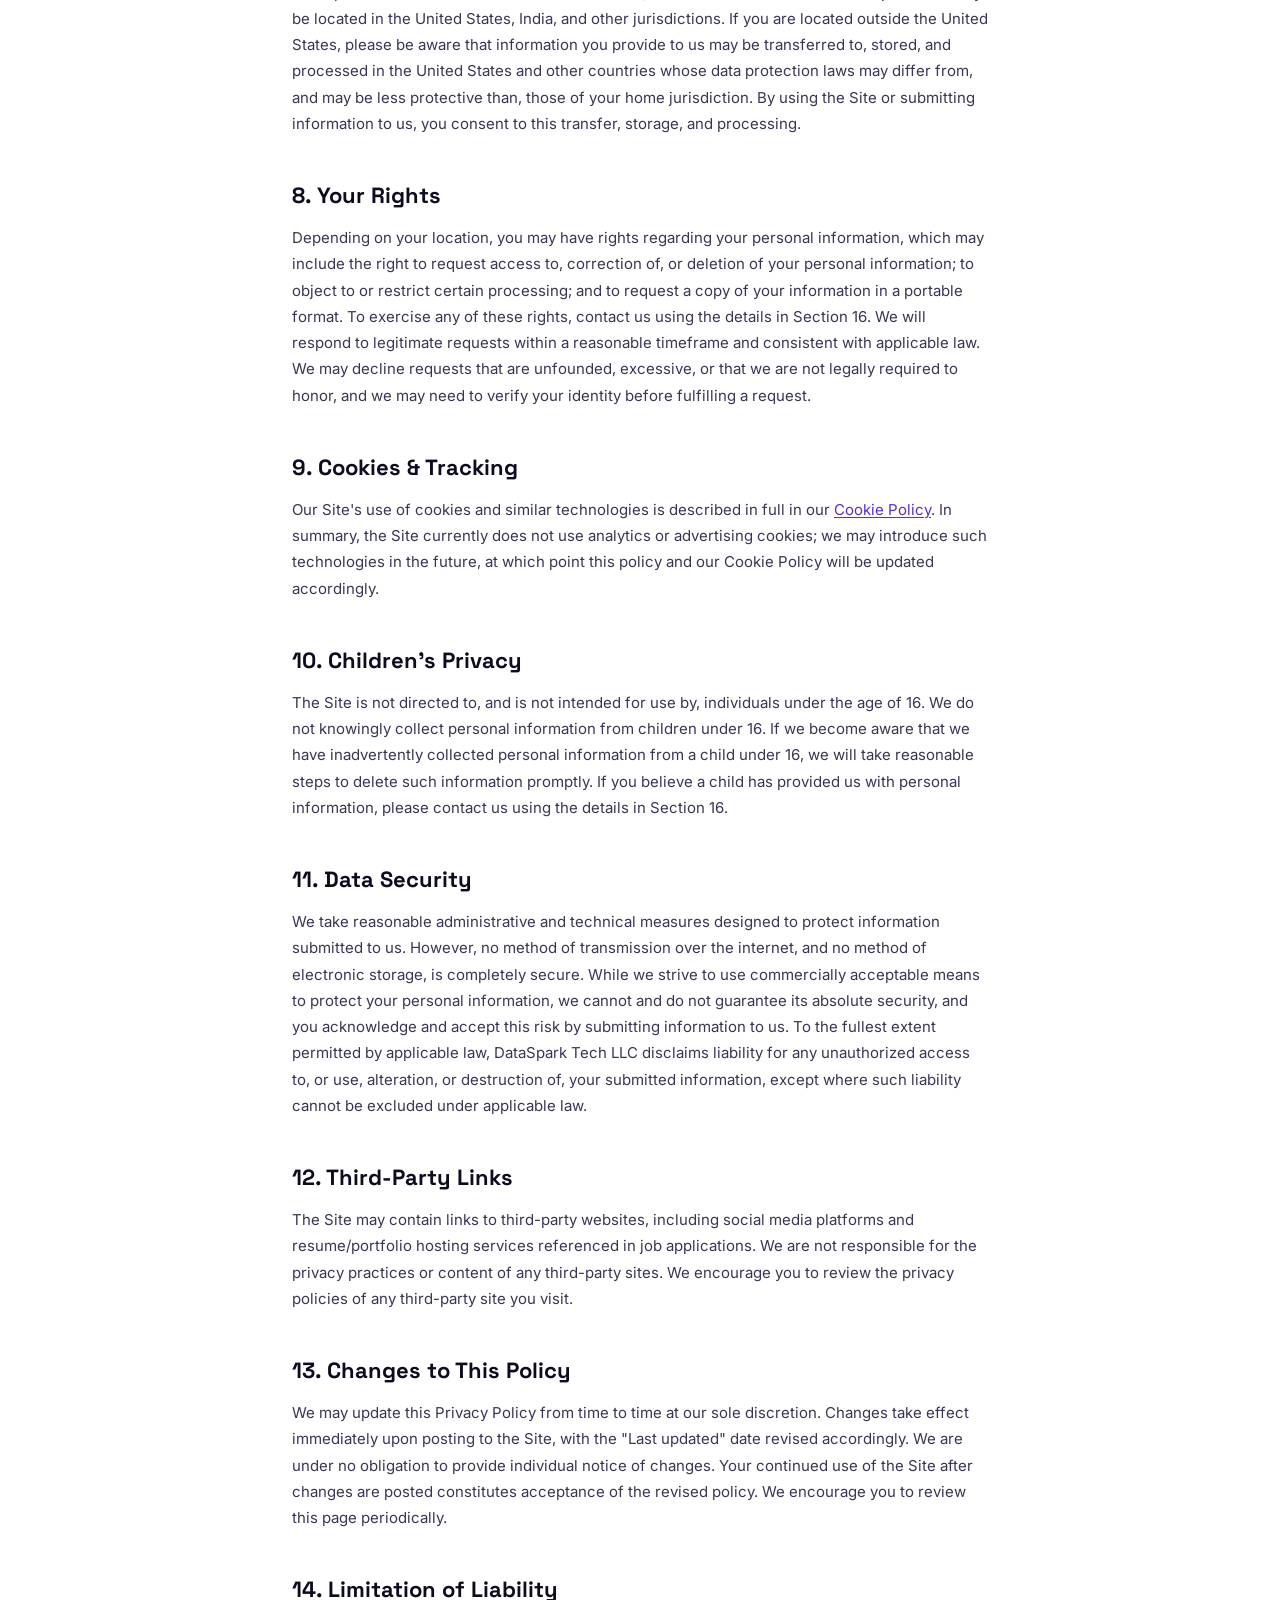
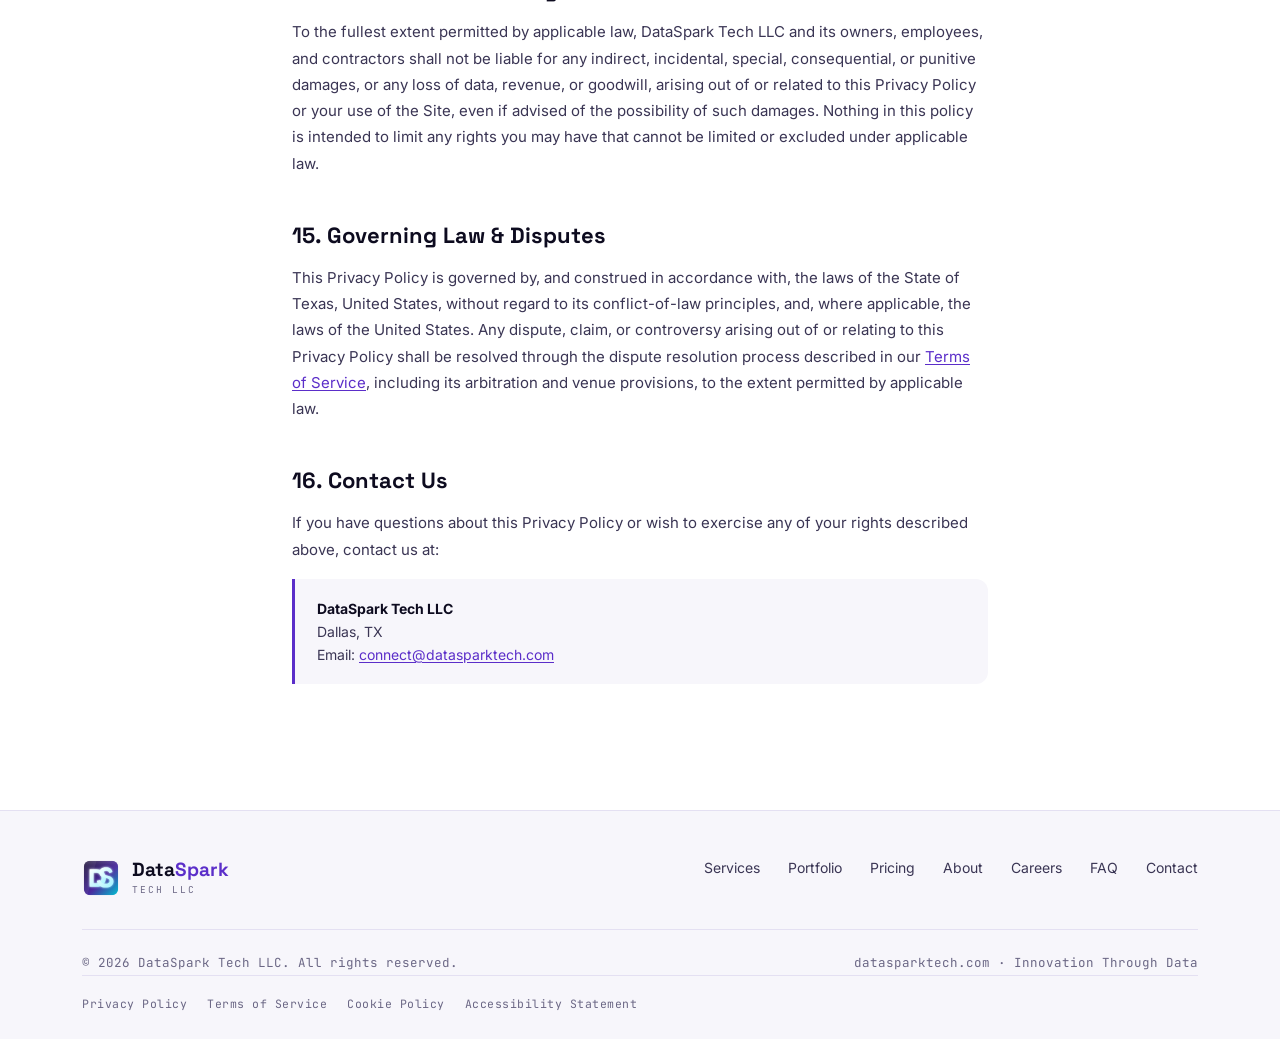
<file: privacy.html>
<!DOCTYPE html>
<html lang="en">
<head>
<meta charset="UTF-8">
<meta name="viewport" content="width=device-width, initial-scale=1.0">
<title>Privacy Policy — DataSpark Tech LLC</title>
<meta name="description" content="How DataSpark Tech LLC collects, uses, and protects information from website visitors, clients, and job applicants.">
<link rel="icon" type="image/png" href="assets/img/favicon.png">
<link rel="preconnect" href="https://fonts.googleapis.com">
<link rel="preconnect" href="https://fonts.gstatic.com" crossorigin>
<link href="https://fonts.googleapis.com/css2?family=Space+Grotesk:wght@500;600;700&family=Inter:wght@400;500;600;700&family=JetBrains+Mono:wght@400;500;600&display=swap" rel="stylesheet">
<link rel="stylesheet" href="assets/css/style.css">
</head>
<body>
<header class="site-header">
  <nav>
    <a href="index.html" class="logo-lockup">
      <img class="badge" src="assets/img/badge.svg" alt="DataSpark Tech LLC">
      <span class="logo-text">
        <span class="word">Data<span>Spark</span></span>
        <span class="sub">TECH LLC</span>
      </span>
    </a>
    <div class="nav-links">
      <a href="services.html">Services</a>
      <a href="portfolio.html">Portfolio</a>
      <a href="pricing.html">Pricing</a>
      <a href="about.html">About</a>
      <a href="careers.html">Careers</a>
      <a href="faq.html">FAQ</a>
      <a href="contact.html">Contact</a>
    </div>
    <div class="nav-cta">
      <a href="contact.html" class="btn btn-primary">Start a project</a>
    </div>
    <button class="nav-toggle" aria-label="Open menu"><span></span></button>
  </nav>
  <div class="mobile-menu">
    <a href="index.html">Home</a>
    <a href="services.html">Services</a>
    <a href="portfolio.html">Portfolio</a>
    <a href="pricing.html">Pricing</a>
    <a href="about.html">About</a>
    <a href="careers.html">Careers</a>
    <a href="faq.html">FAQ</a>
    <a href="contact.html">Contact</a>
    <a href="contact.html" class="btn btn-primary btn-block">Start a project</a>
  </div>
</header>

<main>

<div class="page-header">
  <div class="wrap">
    <span class="eyebrow">LEGAL</span>
    <h1>Privacy Policy</h1>
    <p>How DataSpark Tech LLC collects, uses, and protects information from visitors, clients, and applicants.</p>
  </div>
</div>

<section class="section">
  <div class="legal-wrap">
    <p class="legal-meta">Effective date: January 1, 2026 &nbsp;&middot;&nbsp; Last updated: January 1, 2026</p>

    <div class="legal-toc">
      <span class="toc-title">ON THIS PAGE</span>
      <ol>
        <li><a href="#introduction">Introduction</a></li>
      <li><a href="#info-we-collect">Information We Collect</a></li>
      <li><a href="#how-we-use">How We Use Your Information</a></li>
      <li><a href="#legal-basis">Legal Basis for Processing</a></li>
      <li><a href="#sharing">How We Share Information</a></li>
      <li><a href="#retention">Data Retention</a></li>
      <li><a href="#international">International Data Transfers</a></li>
      <li><a href="#your-rights">Your Rights</a></li>
      <li><a href="#cookies">Cookies &amp; Tracking</a></li>
      <li><a href="#children">Children's Privacy</a></li>
      <li><a href="#security">Data Security</a></li>
      <li><a href="#third-party-links">Third-Party Links</a></li>
      <li><a href="#changes">Changes to This Policy</a></li>
      <li><a href="#liability">Limitation of Liability</a></li>
      <li><a href="#governing-law">Governing Law &amp; Disputes</a></li>
      <li><a href="#contact">Contact Us</a></li>
      </ol>
    </div>

    <div class="legal-content">

      <h2 id="introduction">1. Introduction</h2>
      <p>DataSpark Tech LLC ("DataSpark Tech," "we," "us," or "our") provides custom software, IT, and artificial intelligence services. This Privacy Policy explains how we collect, use, disclose, and safeguard information when you visit datasparktech.com (the "Site"), submit a form, apply for a position, or otherwise engage with us. By accessing or using the Site, you acknowledge that you have read and understood this Privacy Policy. If you do not agree with the terms of this policy, please do not access or use the Site.</p>
      <p>We may offer our services to individuals and businesses located both within and outside the United States. This policy is designed to give a clear, comprehensive account of our practices regardless of where you are located, but it is governed by United States and Texas law as described in Section 15.</p>

      <h2 id="info-we-collect">2. Information We Collect</h2>
      <p>We collect information in the following categories:</p>
      <h3>2.1 Information you provide directly</h3>
      <ul>
        <li><strong>Contact and inquiry information:</strong> name, email address, phone number, company name, and the details you submit through our "Start a project" form, including service of interest, estimated budget, and timeline.</li>
        <li><strong>Application information:</strong> if you apply for a position through our Careers/Apply page, we collect your name, email, phone number, LinkedIn profile URL, the role you're applying for, a link to your resume, and any additional information you choose to share.</li>
        <li><strong>Correspondence:</strong> any information you provide when you email us directly or otherwise communicate with us.</li>
      </ul>
      <h3>2.2 Information collected automatically</h3>
      <p>Like most websites, our hosting and infrastructure providers may automatically log limited technical information such as IP address, browser type, device type, referring pages, and general usage patterns, for security and operational purposes. See our <a href="cookies.html">Cookie Policy</a> for details on cookies and similar technologies.</p>

      <h2 id="how-we-use">3. How We Use Your Information</h2>
      <p>We use the information we collect to:</p>
      <ul>
        <li>Respond to inquiries and provide quotes, proposals, and information about our services;</li>
        <li>Evaluate and process job applications;</li>
        <li>Communicate with you about your project, engagement, or application;</li>
        <li>Operate, maintain, secure, and improve the Site and our services;</li>
        <li>Enforce our <a href="terms.html">Terms of Service</a> and other agreements;</li>
        <li>Comply with applicable legal obligations; and</li>
        <li>Protect the rights, property, and safety of DataSpark Tech LLC, our clients, and others.</li>
      </ul>
      <p>We do not sell your personal information to third parties.</p>

      <h2 id="legal-basis">4. Legal Basis for Processing</h2>
      <p>Where applicable law requires a legal basis for processing personal data, we rely on one or more of the following: (a) performance of a contract or steps taken at your request prior to entering into a contract; (b) our legitimate business interests in operating, marketing, and protecting our business, provided those interests are not overridden by your rights; (c) your consent, where you have given it; and (d) compliance with a legal obligation.</p>

      <h2 id="sharing">5. How We Share Information</h2>
      <p>We do not sell, rent, or trade your personal information. We may share information in the following limited circumstances:</p>
      <ul>
        <li><strong>Service providers.</strong> We use third-party vendors to operate the Site and process form submissions, currently including Web3Forms (form-to-email delivery) and Google Fonts (typography delivery via CDN). These providers process data only as necessary to provide their service to us.</li>
        <li><strong>Legal compliance.</strong> We may disclose information where required to comply with applicable law, regulation, legal process, or governmental request, or to protect the rights, property, or safety of DataSpark Tech LLC, our personnel, clients, or others.</li>
        <li><strong>Business transfers.</strong> If DataSpark Tech LLC is involved in a merger, acquisition, financing, or sale of business assets, information may be transferred as part of that transaction, subject to standard confidentiality arrangements.</li>
      </ul>

      <h2 id="retention">6. Data Retention</h2>
      <p>We retain personal information for as long as reasonably necessary to fulfill the purposes described in this policy, including maintaining business records, responding to inquiries, evaluating repeat or delayed engagements, complying with legal obligations, resolving disputes, and enforcing our agreements. Where no specific retention period is legally mandated, we determine retention periods based on the nature of the information, the purpose for which it was collected, and our legitimate business needs. We reserve sole discretion to determine appropriate retention periods consistent with this policy.</p>

      <h2 id="international">7. International Data Transfers</h2>
      <p>DataSpark Tech LLC is based in the United States, and our team and infrastructure providers may be located in the United States, India, and other jurisdictions. If you are located outside the United States, please be aware that information you provide to us may be transferred to, stored, and processed in the United States and other countries whose data protection laws may differ from, and may be less protective than, those of your home jurisdiction. By using the Site or submitting information to us, you consent to this transfer, storage, and processing.</p>

      <h2 id="your-rights">8. Your Rights</h2>
      <p>Depending on your location, you may have rights regarding your personal information, which may include the right to request access to, correction of, or deletion of your personal information; to object to or restrict certain processing; and to request a copy of your information in a portable format. To exercise any of these rights, contact us using the details in Section 16. We will respond to legitimate requests within a reasonable timeframe and consistent with applicable law. We may decline requests that are unfounded, excessive, or that we are not legally required to honor, and we may need to verify your identity before fulfilling a request.</p>

      <h2 id="cookies">9. Cookies &amp; Tracking</h2>
      <p>Our Site's use of cookies and similar technologies is described in full in our <a href="cookies.html">Cookie Policy</a>. In summary, the Site currently does not use analytics or advertising cookies; we may introduce such technologies in the future, at which point this policy and our Cookie Policy will be updated accordingly.</p>

      <h2 id="children">10. Children's Privacy</h2>
      <p>The Site is not directed to, and is not intended for use by, individuals under the age of 16. We do not knowingly collect personal information from children under 16. If we become aware that we have inadvertently collected personal information from a child under 16, we will take reasonable steps to delete such information promptly. If you believe a child has provided us with personal information, please contact us using the details in Section 16.</p>

      <h2 id="security">11. Data Security</h2>
      <p>We take reasonable administrative and technical measures designed to protect information submitted to us. However, no method of transmission over the internet, and no method of electronic storage, is completely secure. While we strive to use commercially acceptable means to protect your personal information, we cannot and do not guarantee its absolute security, and you acknowledge and accept this risk by submitting information to us. To the fullest extent permitted by applicable law, DataSpark Tech LLC disclaims liability for any unauthorized access to, or use, alteration, or destruction of, your submitted information, except where such liability cannot be excluded under applicable law.</p>

      <h2 id="third-party-links">12. Third-Party Links</h2>
      <p>The Site may contain links to third-party websites, including social media platforms and resume/portfolio hosting services referenced in job applications. We are not responsible for the privacy practices or content of any third-party sites. We encourage you to review the privacy policies of any third-party site you visit.</p>

      <h2 id="changes">13. Changes to This Policy</h2>
      <p>We may update this Privacy Policy from time to time at our sole discretion. Changes take effect immediately upon posting to the Site, with the "Last updated" date revised accordingly. We are under no obligation to provide individual notice of changes. Your continued use of the Site after changes are posted constitutes acceptance of the revised policy. We encourage you to review this page periodically.</p>

      <h2 id="liability">14. Limitation of Liability</h2>
      <p>To the fullest extent permitted by applicable law, DataSpark Tech LLC and its owners, employees, and contractors shall not be liable for any indirect, incidental, special, consequential, or punitive damages, or any loss of data, revenue, or goodwill, arising out of or related to this Privacy Policy or your use of the Site, even if advised of the possibility of such damages. Nothing in this policy is intended to limit any rights you may have that cannot be limited or excluded under applicable law.</p>

      <h2 id="governing-law">15. Governing Law &amp; Disputes</h2>
      <p>This Privacy Policy is governed by, and construed in accordance with, the laws of the State of Texas, United States, without regard to its conflict-of-law principles, and, where applicable, the laws of the United States. Any dispute, claim, or controversy arising out of or relating to this Privacy Policy shall be resolved through the dispute resolution process described in our <a href="terms.html">Terms of Service</a>, including its arbitration and venue provisions, to the extent permitted by applicable law.</p>

      <h2 id="contact">16. Contact Us</h2>
      <p>If you have questions about this Privacy Policy or wish to exercise any of your rights described above, contact us at:</p>
      <div class="legal-callout">
        <strong>DataSpark Tech LLC</strong><br>
        Dallas, TX<br>
        Email: <a href="mailto:connect@datasparktech.com">connect@datasparktech.com</a>
      </div>

    </div>
  </div>
</section>

</main>
<footer>
  <div class="wrap">
    <div class="footer-top">
      <a href="index.html" class="logo-lockup">
        <img class="badge" src="assets/img/badge.svg" alt="DataSpark Tech LLC">
        <span class="logo-text">
          <span class="word">Data<span>Spark</span></span>
          <span class="sub">TECH LLC</span>
        </span>
      </a>
      <div class="footer-links">
        <a href="services.html">Services</a>
        <a href="portfolio.html">Portfolio</a>
        <a href="pricing.html">Pricing</a>
        <a href="about.html">About</a>
        <a href="careers.html">Careers</a>
        <a href="faq.html">FAQ</a>
        <a href="contact.html">Contact</a>
      </div>
    </div>
    <div class="footer-bottom">
      <span>&copy; 2026 DataSpark Tech LLC. All rights reserved.</span>
      <span>datasparktech.com &middot; Innovation Through Data</span>
    </div>
    <div class="footer-legal">
      <a href="privacy.html">Privacy Policy</a>
      <a href="terms.html">Terms of Service</a>
      <a href="cookies.html">Cookie Policy</a>
      <a href="accessibility.html">Accessibility Statement</a>
    </div>
  </div>
</footer>
<script src="assets/js/main.js"></script>
</body>
</html>
</file>
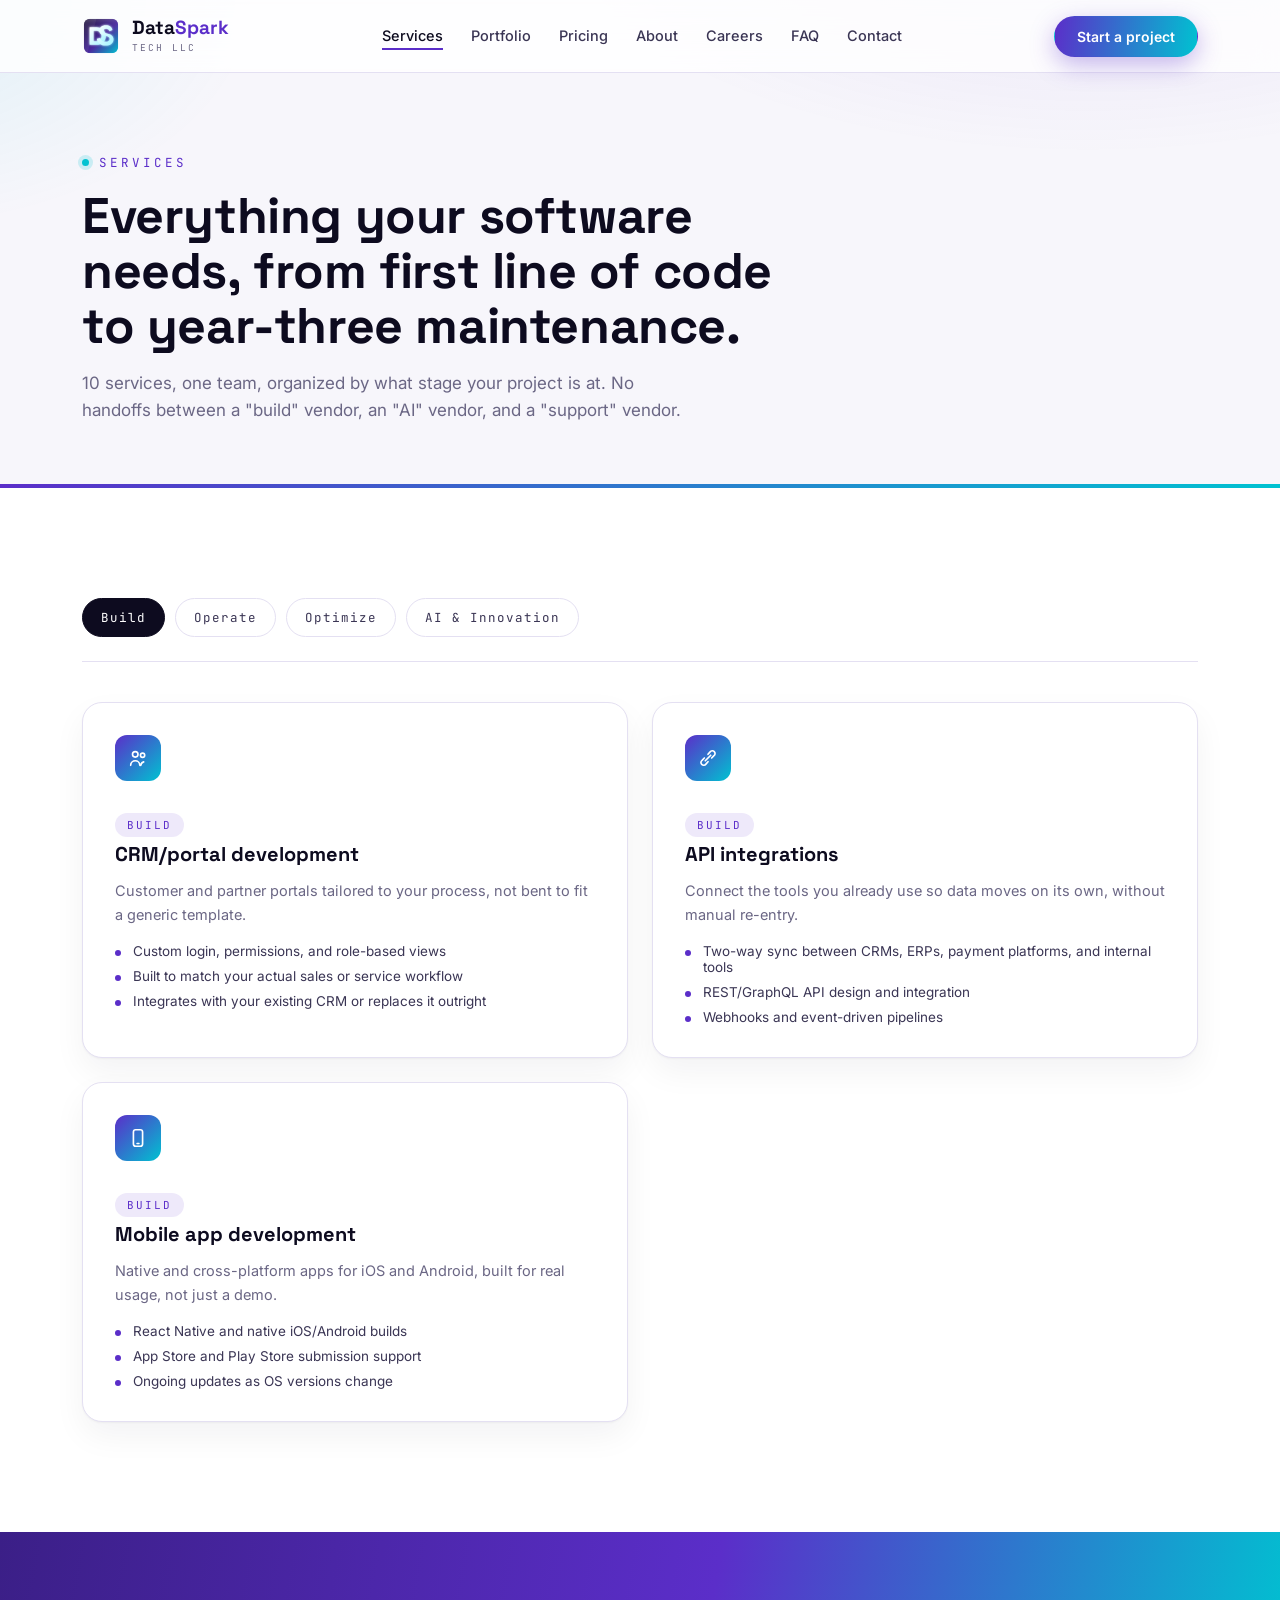
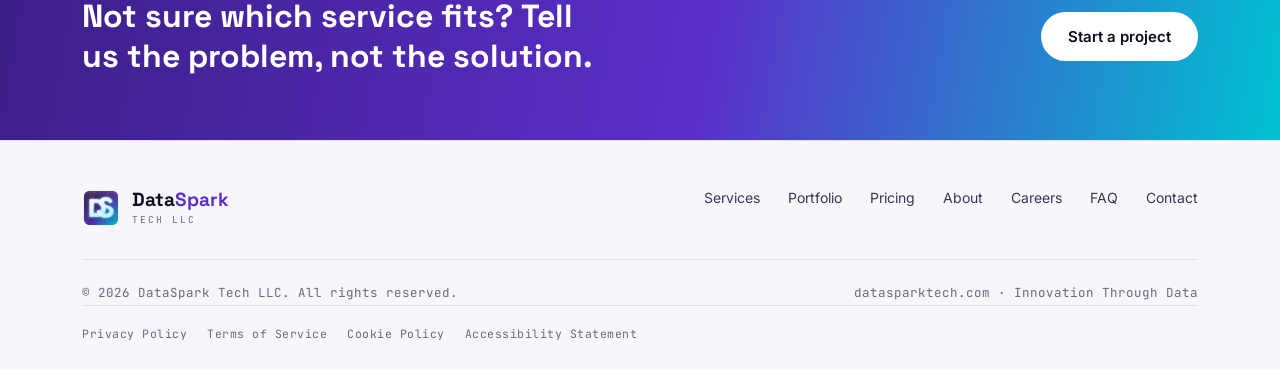
<file: services.html>
<!DOCTYPE html>
<html lang="en">
<head>
<meta charset="UTF-8">
<meta name="viewport" content="width=device-width, initial-scale=1.0">
<title>Services — DataSpark Tech LLC</title>
<meta name="description" content="Custom software, cloud, automation, and AI services from DataSpark Tech LLC — workflow automation, CRM/portal development, API integrations, QA/testing, cloud migration, maintenance & support, mobile apps, data analytics, and AI/LLM integration.">
<link rel="icon" type="image/png" href="assets/img/favicon.png">
<link rel="preconnect" href="https://fonts.googleapis.com">
<link rel="preconnect" href="https://fonts.gstatic.com" crossorigin>
<link href="https://fonts.googleapis.com/css2?family=Space+Grotesk:wght@500;600;700&family=Inter:wght@400;500;600;700&family=JetBrains+Mono:wght@400;500;600&display=swap" rel="stylesheet">
<link rel="stylesheet" href="assets/css/style.css">
</head>
<body>
<header class="site-header">
  <nav>
    <a href="index.html" class="logo-lockup">
      <img class="badge" src="assets/img/badge.svg" alt="DataSpark Tech LLC">
      <span class="logo-text">
        <span class="word">Data<span>Spark</span></span>
        <span class="sub">TECH LLC</span>
      </span>
    </a>
    <div class="nav-links">
      <a href="services.html" class="active">Services</a>
      <a href="portfolio.html">Portfolio</a>
      <a href="pricing.html">Pricing</a>
      <a href="about.html">About</a>
      <a href="careers.html">Careers</a>
      <a href="faq.html">FAQ</a>
      <a href="contact.html">Contact</a>
    </div>
    <div class="nav-cta">
      <a href="contact.html" class="btn btn-primary">Start a project</a>
    </div>
    <button class="nav-toggle" aria-label="Open menu"><span></span></button>
  </nav>
  <div class="mobile-menu">
    <a href="index.html">Home</a>
    <a href="services.html" class="active">Services</a>
    <a href="portfolio.html">Portfolio</a>
    <a href="pricing.html">Pricing</a>
    <a href="about.html">About</a>
    <a href="careers.html">Careers</a>
    <a href="faq.html">FAQ</a>
    <a href="contact.html">Contact</a>
    <a href="contact.html" class="btn btn-primary btn-block">Start a project</a>
  </div>
</header>

<main>

<div class="page-header">
  <div class="wrap">
    <span class="eyebrow">SERVICES</span>
    <h1>Everything your software needs, from first line of code to year-three maintenance.</h1>
    <p>10 services, one team, organized by what stage your project is at. No handoffs between a "build" vendor, an "AI" vendor, and a "support" vendor.</p>
  </div>
</div>

<section class="section explorer" style="background:var(--white);">
  <div class="wrap">
    <div class="explorer-tabs">
      <button class="explorer-tab active" data-tab="build">Build</button>
<button class="explorer-tab" data-tab="operate">Operate</button>
<button class="explorer-tab" data-tab="optimize">Optimize</button>
<button class="explorer-tab" data-tab="ai">AI &amp; Innovation</button>

    </div>
    <div class="explorer-panels">
      
      <div class="explorer-panel active" data-panel="build">
        <div class="explorer-grid">
        <div class="service-detail-card">
          <div class="icon-badge"><svg viewBox="0 0 24 24"><g fill="none" stroke="white" stroke-width="1.8" stroke-linecap="round" stroke-linejoin="round"><circle cx="9" cy="8" r="3"/><path d="M4 20c0-3 2.5-5 5-5s5 2 5 5"/><circle cx="17" cy="9" r="2.3"/><path d="M15 20c.3-2 1.6-3.4 3.2-3.8"/></g></svg></div>
          <span class="group-tag tag-build" style="margin:14px 0 4px; display:inline-block;">BUILD</span>
          <h3>CRM/portal development</h3>
          <p>Customer and partner portals tailored to your process, not bent to fit a generic template.</p>
          <ul>
            <li>Custom login, permissions, and role-based views</li>
            <li>Built to match your actual sales or service workflow</li>
            <li>Integrates with your existing CRM or replaces it outright</li>
          </ul>
        </div>
        <div class="service-detail-card">
          <div class="icon-badge"><svg viewBox="0 0 24 24"><g fill="none" stroke="white" stroke-width="1.8" stroke-linecap="round" stroke-linejoin="round"><path d="M8 12L5.5 14.5a3 3 0 104.2 4.2L12 16"/><path d="M16 12l2.5-2.5a3 3 0 10-4.2-4.2L12 8"/><path d="M9 15l6-6"/></g></svg></div>
          <span class="group-tag tag-build" style="margin:14px 0 4px; display:inline-block;">BUILD</span>
          <h3>API integrations</h3>
          <p>Connect the tools you already use so data moves on its own, without manual re-entry.</p>
          <ul>
            <li>Two-way sync between CRMs, ERPs, payment platforms, and internal tools</li>
            <li>REST/GraphQL API design and integration</li>
            <li>Webhooks and event-driven pipelines</li>
          </ul>
        </div>
        <div class="service-detail-card">
          <div class="icon-badge"><svg viewBox="0 0 24 24"><g fill="none" stroke="white" stroke-width="1.8" stroke-linecap="round" stroke-linejoin="round"><rect x="7" y="3" width="10" height="18" rx="2.5"/><line x1="11" y1="18" x2="13" y2="18"/></g></svg></div>
          <span class="group-tag tag-build" style="margin:14px 0 4px; display:inline-block;">BUILD</span>
          <h3>Mobile app development</h3>
          <p>Native and cross-platform apps for iOS and Android, built for real usage, not just a demo.</p>
          <ul>
            <li>React Native and native iOS/Android builds</li>
            <li>App Store and Play Store submission support</li>
            <li>Ongoing updates as OS versions change</li>
          </ul>
        </div>
        </div>
      </div>
      <div class="explorer-panel" data-panel="operate">
        <div class="explorer-grid">
        <div class="service-detail-card">
          <div class="icon-badge"><svg viewBox="0 0 24 24"><g fill="none" stroke="white" stroke-width="1.8" stroke-linecap="round" stroke-linejoin="round"><path d="M7 18h10a4 4 0 000-8 5.5 5.5 0 00-10.5-1.5A4.5 4.5 0 007 18z"/></g></svg></div>
          <span class="group-tag tag-operate" style="margin:14px 0 4px; display:inline-block;">OPERATE</span>
          <h3>Cloud setup &amp; migration</h3>
          <p>Move to AWS, Azure, or GCP &mdash; or between them &mdash; without downtime surprises.</p>
          <ul>
            <li>Infrastructure setup, IAM, and cost review</li>
            <li>Zero/low-downtime migration planning</li>
            <li>Post-migration monitoring and tuning</li>
          </ul>
        </div>
        <div class="service-detail-card">
          <div class="icon-badge"><svg viewBox="0 0 24 24"><g fill="none" stroke="white" stroke-width="1.8" stroke-linecap="round" stroke-linejoin="round"><path d="M14.5 6.5a4 4 0 10-5.6 5.6L4 17l3 3 4.9-4.9a4 4 0 005.6-5.6l-2.5 2.5-2-2 2.5-2.5z"/></g></svg></div>
          <span class="group-tag tag-operate" style="margin:14px 0 4px; display:inline-block;">OPERATE</span>
          <h3>Maintenance &amp; support</h3>
          <p>Ongoing fixes, updates, and monitoring after launch, from people who know the codebase.</p>
          <ul>
            <li>Bug fixes and dependency/security updates</li>
            <li>Uptime monitoring and alerting</li>
            <li>Direct line to the engineer who built it</li>
          </ul>
        </div>
        <div class="service-detail-card">
          <div class="icon-badge"><svg viewBox="0 0 24 24"><g fill="none" stroke="white" stroke-width="1.8" stroke-linecap="round" stroke-linejoin="round"><path d="M12 3l7 3v6c0 4.5-3 7.5-7 9-4-1.5-7-4.5-7-9V6l7-3z"/><path d="M9 12l2 2 4-4"/></g></svg></div>
          <span class="group-tag tag-operate" style="margin:14px 0 4px; display:inline-block;">OPERATE</span>
          <h3>QA/testing</h3>
          <p>Structured test coverage so new releases don't quietly break what already works.</p>
          <ul>
            <li>Manual and automated test suites</li>
            <li>Regression testing before every release</li>
            <li>Bug triage and reporting your team can actually act on</li>
          </ul>
        </div>
        </div>
      </div>
      <div class="explorer-panel" data-panel="optimize">
        <div class="explorer-grid">
        <div class="service-detail-card">
          <div class="icon-badge"><svg viewBox="0 0 24 24"><g fill="none" stroke="white" stroke-width="1.8" stroke-linecap="round" stroke-linejoin="round"><circle cx="12" cy="12" r="3"/><path d="M12 4v2M12 18v2M4 12h2M18 12h2M6.3 6.3l1.4 1.4M16.3 16.3l1.4 1.4M6.3 17.7l1.4-1.4M16.3 7.7l1.4-1.4"/></g></svg></div>
          <span class="group-tag tag-optimize" style="margin:14px 0 4px; display:inline-block;">OPTIMIZE</span>
          <h3>Workflow automation</h3>
          <p>Replace manual, repetitive steps with automated pipelines that just run in the background.</p>
          <ul>
            <li>Approval chains, notifications, and data sync automated end to end</li>
            <li>Triggers built on the tools you already use</li>
            <li>Fewer copy-paste steps, fewer dropped tasks</li>
          </ul>
        </div>
        <div class="service-detail-card">
          <div class="icon-badge"><svg viewBox="0 0 24 24"><g fill="none" stroke="white" stroke-width="1.8" stroke-linecap="round" stroke-linejoin="round"><line x1="6" y1="19" x2="6" y2="12"/><line x1="12" y1="19" x2="12" y2="7"/><line x1="18" y1="19" x2="18" y2="14"/></g></svg></div>
          <span class="group-tag tag-optimize" style="margin:14px 0 4px; display:inline-block;">OPTIMIZE</span>
          <h3>Data analytics/dashboarding</h3>
          <p>Turn raw, scattered data into dashboards your team actually opens every day.</p>
          <ul>
            <li>Data pipelines from your existing systems</li>
            <li>Dashboards built around the decisions you need to make</li>
            <li>Scheduled reports, not one-off exports</li>
          </ul>
        </div>
        </div>
      </div>
      <div class="explorer-panel" data-panel="ai">
        <div class="explorer-grid">
        <div class="service-detail-card">
          <div class="icon-badge"><svg viewBox="0 0 24 24"><g fill="none" stroke="white" stroke-width="1.8" stroke-linecap="round" stroke-linejoin="round"><circle cx="7" cy="7" r="1.7"/><circle cx="17" cy="7" r="1.7"/><circle cx="12" cy="13" r="1.7"/><circle cx="7" cy="18" r="1.5"/><circle cx="17" cy="18" r="1.5"/><path d="M8.3 8.2L10.8 11.7M15.7 8.2L13.2 11.7M8.3 17L10.8 14.3M15.7 17L13.2 14.3"/></g></svg></div>
          <span class="group-tag tag-ai" style="margin:14px 0 4px; display:inline-block;">AI &AMP; INNOVATION</span>
          <h3>AI &amp; machine learning solutions</h3>
          <p>Custom models and predictive features built directly into your product or internal tools.</p>
          <ul>
            <li>Predictive analytics and forecasting models</li>
            <li>AI features embedded into existing applications</li>
            <li>Model evaluation grounded in your actual data</li>
          </ul>
        </div>
        <div class="service-detail-card">
          <div class="icon-badge"><svg viewBox="0 0 24 24"><g fill="none" stroke="white" stroke-width="1.8" stroke-linecap="round" stroke-linejoin="round"><path d="M4 6.5A2.5 2.5 0 016.5 4h11A2.5 2.5 0 0120 6.5v7A2.5 2.5 0 0117.5 16H10l-4.5 4v-4H6.5A2.5 2.5 0 014 13.5v-7z"/><path d="M15 7l.8 1.7L17.5 9.5l-1.7.8L15 12l-.8-1.7L12.5 9.5l1.7-.8L15 7z"/></g></svg></div>
          <span class="group-tag tag-ai" style="margin:14px 0 4px; display:inline-block;">AI &AMP; INNOVATION</span>
          <h3>Generative AI &amp; LLM integration</h3>
          <p>AI copilots, chatbots, and document or content automation using modern language models.</p>
          <ul>
            <li>Custom chatbots and AI assistants for your product or team</li>
            <li>Document summarization and content automation</li>
            <li>LLM integration into existing workflows and portals</li>
          </ul>
        </div>
        </div>
      </div>
    </div>
  </div>
</section>

<div class="cta-banner">
  <div class="wrap">
    <h2>Not sure which service fits? Tell us the problem, not the solution.</h2>
    <a href="contact.html" class="btn">Start a project</a>
  </div>
</div>

</main>
<footer>
  <div class="wrap">
    <div class="footer-top">
      <a href="index.html" class="logo-lockup">
        <img class="badge" src="assets/img/badge.svg" alt="DataSpark Tech LLC">
        <span class="logo-text">
          <span class="word">Data<span>Spark</span></span>
          <span class="sub">TECH LLC</span>
        </span>
      </a>
      <div class="footer-links">
        <a href="services.html">Services</a>
        <a href="portfolio.html">Portfolio</a>
        <a href="pricing.html">Pricing</a>
        <a href="about.html">About</a>
        <a href="careers.html">Careers</a>
        <a href="faq.html">FAQ</a>
        <a href="contact.html">Contact</a>
      </div>
    </div>
    <div class="footer-bottom">
      <span>&copy; 2026 DataSpark Tech LLC. All rights reserved.</span>
      <span>datasparktech.com &middot; Innovation Through Data</span>
    </div>
    <div class="footer-legal">
      <a href="privacy.html">Privacy Policy</a>
      <a href="terms.html">Terms of Service</a>
      <a href="cookies.html">Cookie Policy</a>
      <a href="accessibility.html">Accessibility Statement</a>
    </div>
  </div>
</footer>
<script src="assets/js/main.js"></script>
</body>
</html>
</file>
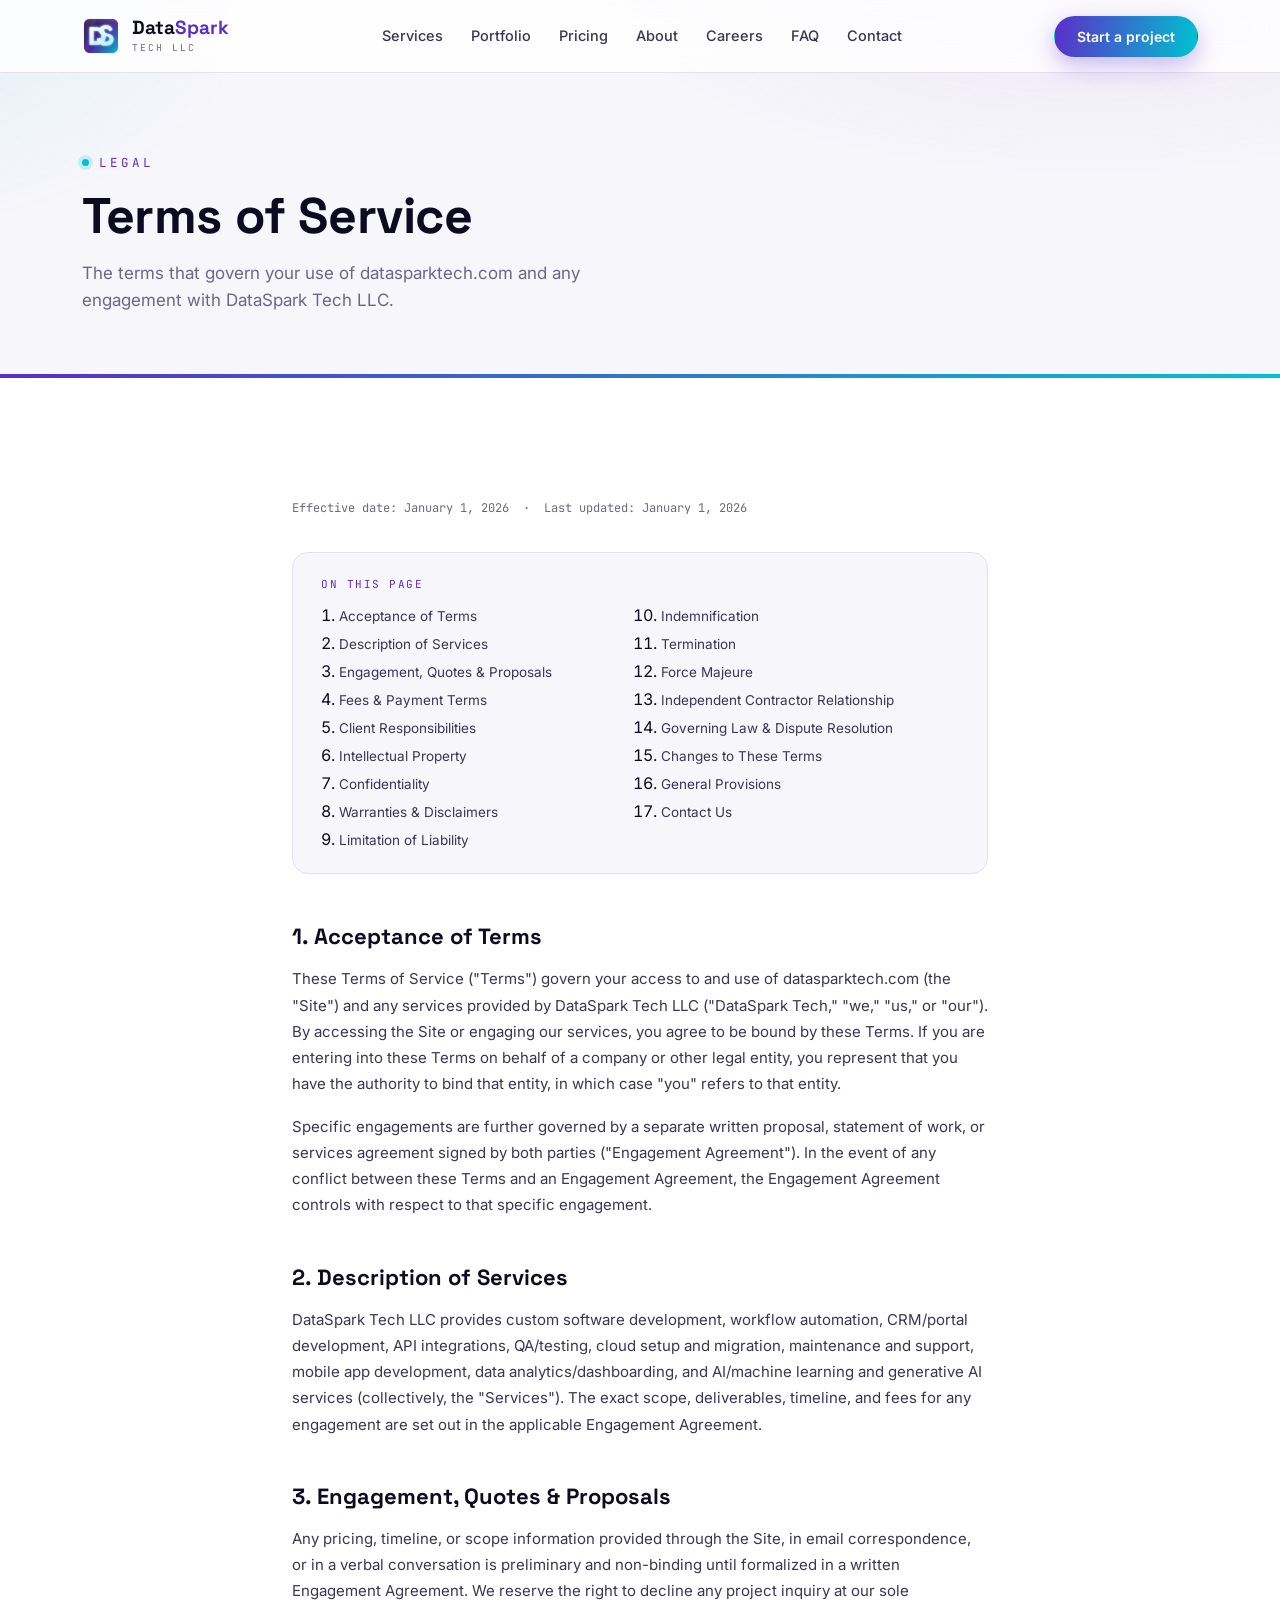
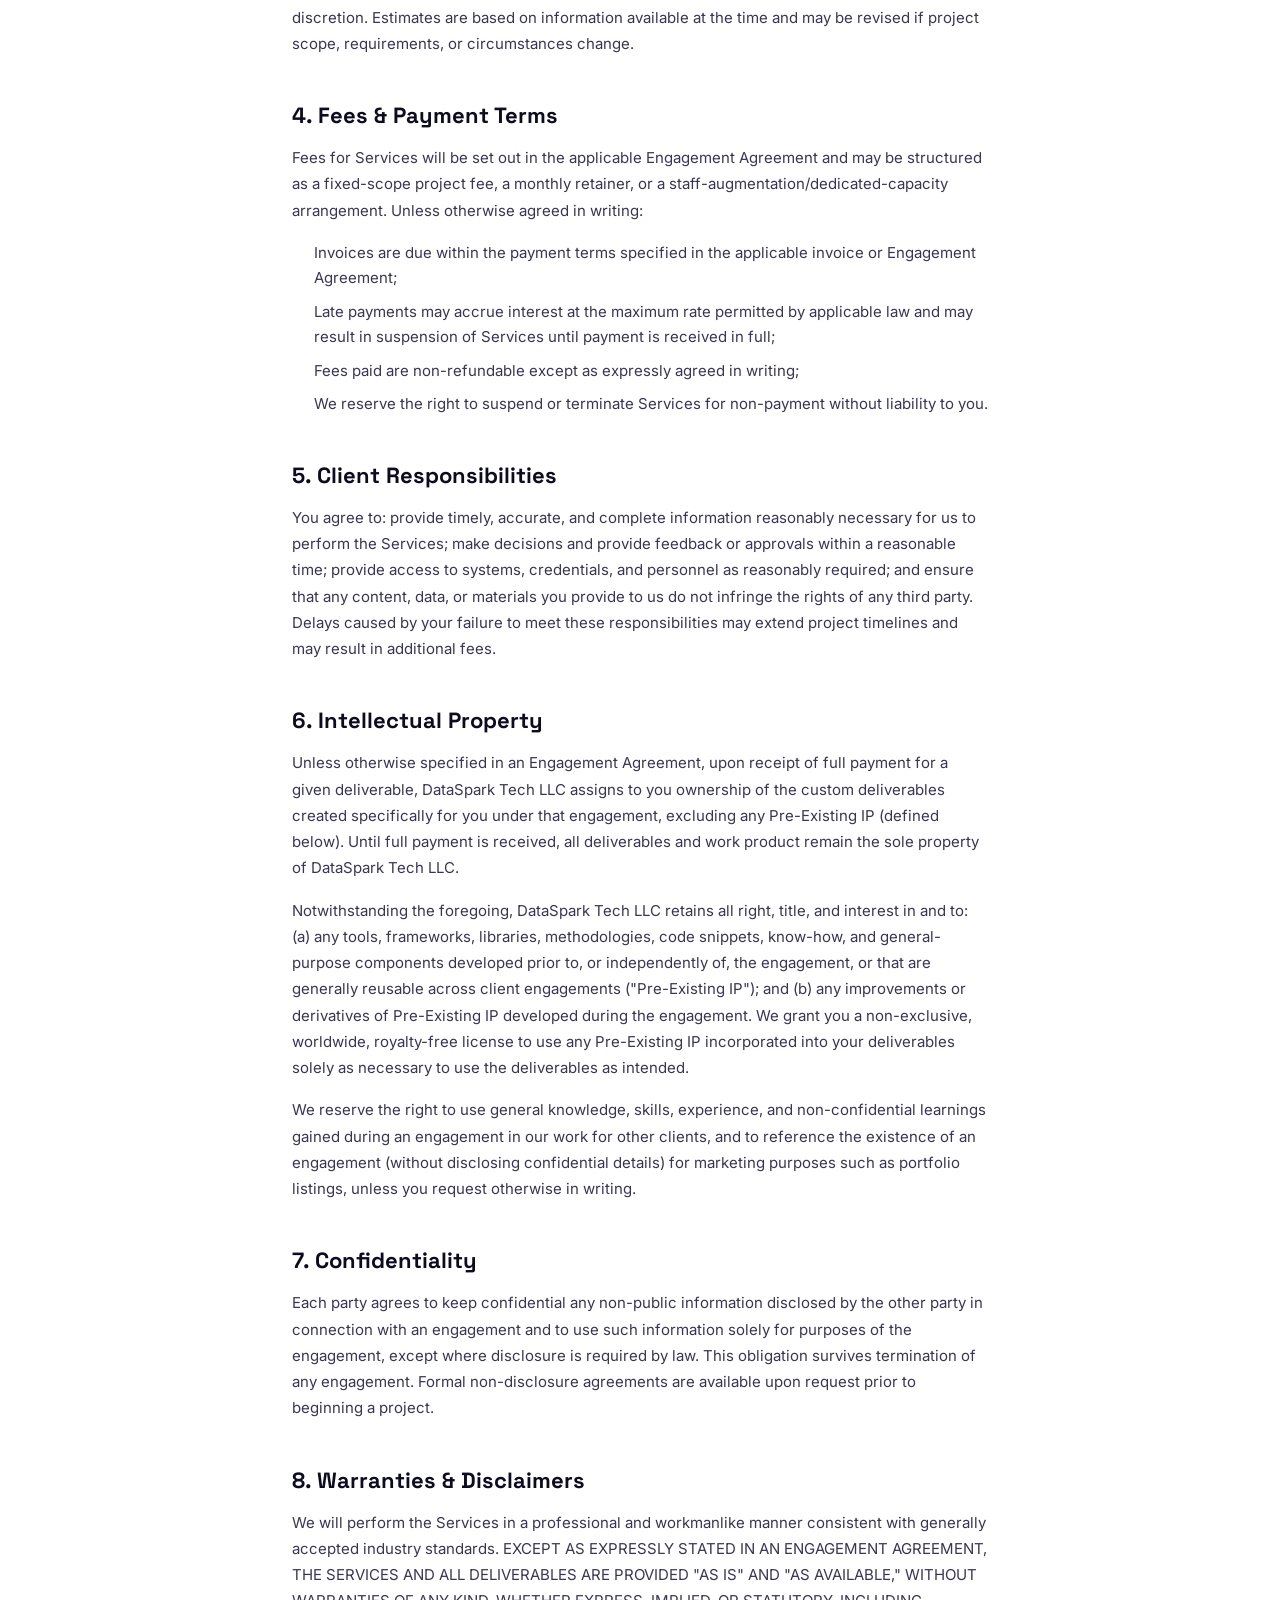
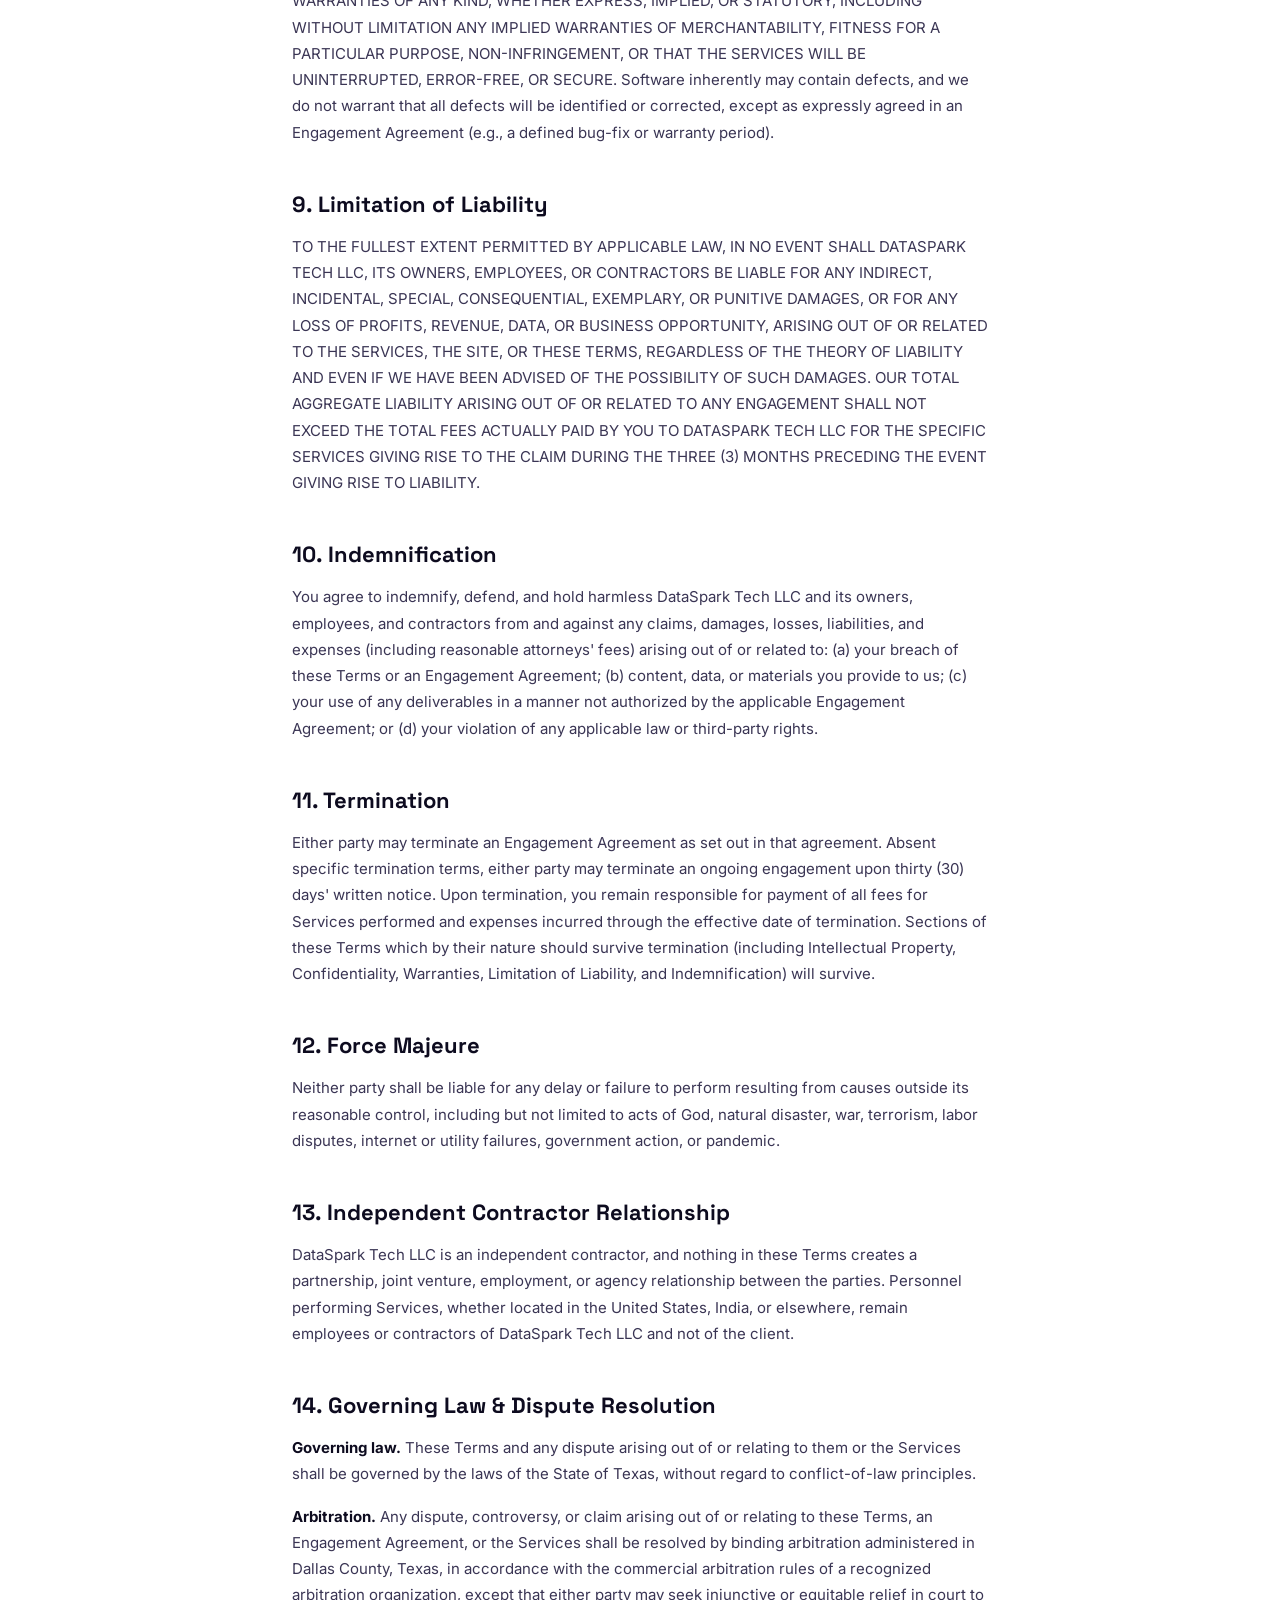
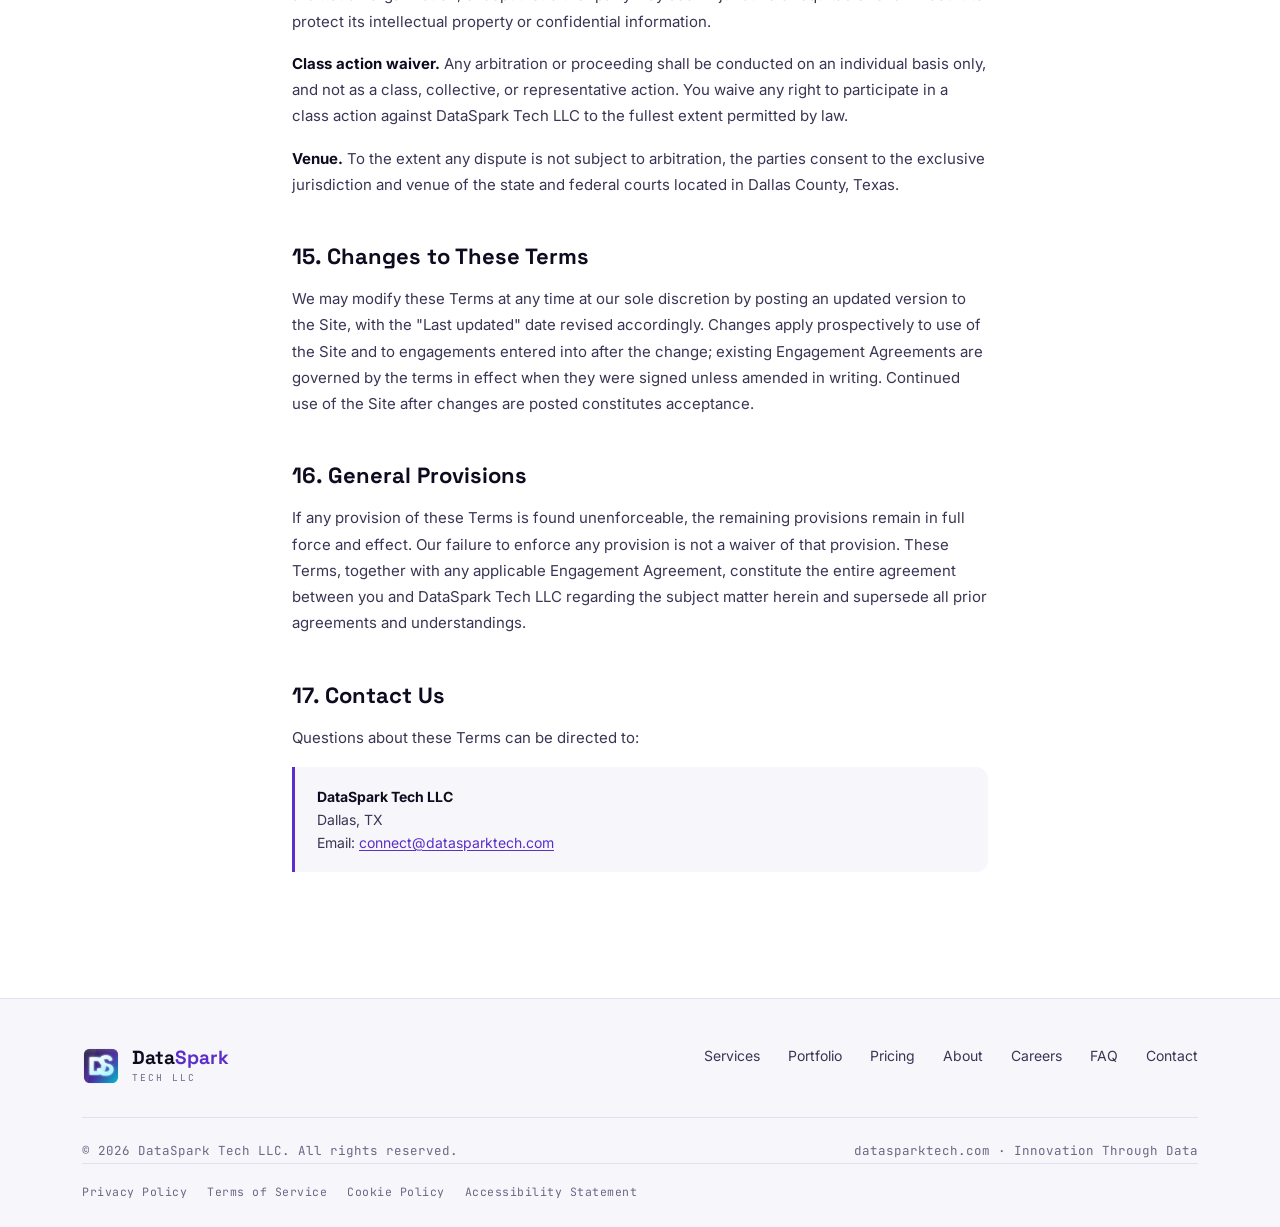
<file: terms.html>
<!DOCTYPE html>
<html lang="en">
<head>
<meta charset="UTF-8">
<meta name="viewport" content="width=device-width, initial-scale=1.0">
<title>Terms of Service — DataSpark Tech LLC</title>
<meta name="description" content="The terms governing use of datasparktech.com and engagements with DataSpark Tech LLC.">
<link rel="icon" type="image/png" href="assets/img/favicon.png">
<link rel="preconnect" href="https://fonts.googleapis.com">
<link rel="preconnect" href="https://fonts.gstatic.com" crossorigin>
<link href="https://fonts.googleapis.com/css2?family=Space+Grotesk:wght@500;600;700&family=Inter:wght@400;500;600;700&family=JetBrains+Mono:wght@400;500;600&display=swap" rel="stylesheet">
<link rel="stylesheet" href="assets/css/style.css">
</head>
<body>
<header class="site-header">
  <nav>
    <a href="index.html" class="logo-lockup">
      <img class="badge" src="assets/img/badge.svg" alt="DataSpark Tech LLC">
      <span class="logo-text">
        <span class="word">Data<span>Spark</span></span>
        <span class="sub">TECH LLC</span>
      </span>
    </a>
    <div class="nav-links">
      <a href="services.html">Services</a>
      <a href="portfolio.html">Portfolio</a>
      <a href="pricing.html">Pricing</a>
      <a href="about.html">About</a>
      <a href="careers.html">Careers</a>
      <a href="faq.html">FAQ</a>
      <a href="contact.html">Contact</a>
    </div>
    <div class="nav-cta">
      <a href="contact.html" class="btn btn-primary">Start a project</a>
    </div>
    <button class="nav-toggle" aria-label="Open menu"><span></span></button>
  </nav>
  <div class="mobile-menu">
    <a href="index.html">Home</a>
    <a href="services.html">Services</a>
    <a href="portfolio.html">Portfolio</a>
    <a href="pricing.html">Pricing</a>
    <a href="about.html">About</a>
    <a href="careers.html">Careers</a>
    <a href="faq.html">FAQ</a>
    <a href="contact.html">Contact</a>
    <a href="contact.html" class="btn btn-primary btn-block">Start a project</a>
  </div>
</header>

<main>

<div class="page-header">
  <div class="wrap">
    <span class="eyebrow">LEGAL</span>
    <h1>Terms of Service</h1>
    <p>The terms that govern your use of datasparktech.com and any engagement with DataSpark Tech LLC.</p>
  </div>
</div>

<section class="section">
  <div class="legal-wrap">
    <p class="legal-meta">Effective date: January 1, 2026 &nbsp;&middot;&nbsp; Last updated: January 1, 2026</p>

    <div class="legal-toc">
      <span class="toc-title">ON THIS PAGE</span>
      <ol>
        <li><a href="#acceptance">Acceptance of Terms</a></li>
      <li><a href="#services">Description of Services</a></li>
      <li><a href="#engagement">Engagement, Quotes &amp; Proposals</a></li>
      <li><a href="#fees">Fees &amp; Payment Terms</a></li>
      <li><a href="#client-responsibilities">Client Responsibilities</a></li>
      <li><a href="#ip">Intellectual Property</a></li>
      <li><a href="#confidentiality">Confidentiality</a></li>
      <li><a href="#warranties">Warranties &amp; Disclaimers</a></li>
      <li><a href="#liability">Limitation of Liability</a></li>
      <li><a href="#indemnification">Indemnification</a></li>
      <li><a href="#termination">Termination</a></li>
      <li><a href="#force-majeure">Force Majeure</a></li>
      <li><a href="#relationship">Independent Contractor Relationship</a></li>
      <li><a href="#governing-law">Governing Law &amp; Dispute Resolution</a></li>
      <li><a href="#changes">Changes to These Terms</a></li>
      <li><a href="#general">General Provisions</a></li>
      <li><a href="#contact">Contact Us</a></li>
      </ol>
    </div>

    <div class="legal-content">

      <h2 id="acceptance">1. Acceptance of Terms</h2>
      <p>These Terms of Service ("Terms") govern your access to and use of datasparktech.com (the "Site") and any services provided by DataSpark Tech LLC ("DataSpark Tech," "we," "us," or "our"). By accessing the Site or engaging our services, you agree to be bound by these Terms. If you are entering into these Terms on behalf of a company or other legal entity, you represent that you have the authority to bind that entity, in which case "you" refers to that entity.</p>
      <p>Specific engagements are further governed by a separate written proposal, statement of work, or services agreement signed by both parties ("Engagement Agreement"). In the event of any conflict between these Terms and an Engagement Agreement, the Engagement Agreement controls with respect to that specific engagement.</p>

      <h2 id="services">2. Description of Services</h2>
      <p>DataSpark Tech LLC provides custom software development, workflow automation, CRM/portal development, API integrations, QA/testing, cloud setup and migration, maintenance and support, mobile app development, data analytics/dashboarding, and AI/machine learning and generative AI services (collectively, the "Services"). The exact scope, deliverables, timeline, and fees for any engagement are set out in the applicable Engagement Agreement.</p>

      <h2 id="engagement">3. Engagement, Quotes &amp; Proposals</h2>
      <p>Any pricing, timeline, or scope information provided through the Site, in email correspondence, or in a verbal conversation is preliminary and non-binding until formalized in a written Engagement Agreement. We reserve the right to decline any project inquiry at our sole discretion. Estimates are based on information available at the time and may be revised if project scope, requirements, or circumstances change.</p>

      <h2 id="fees">4. Fees &amp; Payment Terms</h2>
      <p>Fees for Services will be set out in the applicable Engagement Agreement and may be structured as a fixed-scope project fee, a monthly retainer, or a staff-augmentation/dedicated-capacity arrangement. Unless otherwise agreed in writing:</p>
      <ul>
        <li>Invoices are due within the payment terms specified in the applicable invoice or Engagement Agreement;</li>
        <li>Late payments may accrue interest at the maximum rate permitted by applicable law and may result in suspension of Services until payment is received in full;</li>
        <li>Fees paid are non-refundable except as expressly agreed in writing;</li>
        <li>We reserve the right to suspend or terminate Services for non-payment without liability to you.</li>
      </ul>

      <h2 id="client-responsibilities">5. Client Responsibilities</h2>
      <p>You agree to: provide timely, accurate, and complete information reasonably necessary for us to perform the Services; make decisions and provide feedback or approvals within a reasonable time; provide access to systems, credentials, and personnel as reasonably required; and ensure that any content, data, or materials you provide to us do not infringe the rights of any third party. Delays caused by your failure to meet these responsibilities may extend project timelines and may result in additional fees.</p>

      <h2 id="ip">6. Intellectual Property</h2>
      <p>Unless otherwise specified in an Engagement Agreement, upon receipt of full payment for a given deliverable, DataSpark Tech LLC assigns to you ownership of the custom deliverables created specifically for you under that engagement, excluding any Pre-Existing IP (defined below). Until full payment is received, all deliverables and work product remain the sole property of DataSpark Tech LLC.</p>
      <p>Notwithstanding the foregoing, DataSpark Tech LLC retains all right, title, and interest in and to: (a) any tools, frameworks, libraries, methodologies, code snippets, know-how, and general-purpose components developed prior to, or independently of, the engagement, or that are generally reusable across client engagements ("Pre-Existing IP"); and (b) any improvements or derivatives of Pre-Existing IP developed during the engagement. We grant you a non-exclusive, worldwide, royalty-free license to use any Pre-Existing IP incorporated into your deliverables solely as necessary to use the deliverables as intended.</p>
      <p>We reserve the right to use general knowledge, skills, experience, and non-confidential learnings gained during an engagement in our work for other clients, and to reference the existence of an engagement (without disclosing confidential details) for marketing purposes such as portfolio listings, unless you request otherwise in writing.</p>

      <h2 id="confidentiality">7. Confidentiality</h2>
      <p>Each party agrees to keep confidential any non-public information disclosed by the other party in connection with an engagement and to use such information solely for purposes of the engagement, except where disclosure is required by law. This obligation survives termination of any engagement. Formal non-disclosure agreements are available upon request prior to beginning a project.</p>

      <h2 id="warranties">8. Warranties &amp; Disclaimers</h2>
      <p>We will perform the Services in a professional and workmanlike manner consistent with generally accepted industry standards. EXCEPT AS EXPRESSLY STATED IN AN ENGAGEMENT AGREEMENT, THE SERVICES AND ALL DELIVERABLES ARE PROVIDED "AS IS" AND "AS AVAILABLE," WITHOUT WARRANTIES OF ANY KIND, WHETHER EXPRESS, IMPLIED, OR STATUTORY, INCLUDING WITHOUT LIMITATION ANY IMPLIED WARRANTIES OF MERCHANTABILITY, FITNESS FOR A PARTICULAR PURPOSE, NON-INFRINGEMENT, OR THAT THE SERVICES WILL BE UNINTERRUPTED, ERROR-FREE, OR SECURE. Software inherently may contain defects, and we do not warrant that all defects will be identified or corrected, except as expressly agreed in an Engagement Agreement (e.g., a defined bug-fix or warranty period).</p>

      <h2 id="liability">9. Limitation of Liability</h2>
      <p>TO THE FULLEST EXTENT PERMITTED BY APPLICABLE LAW, IN NO EVENT SHALL DATASPARK TECH LLC, ITS OWNERS, EMPLOYEES, OR CONTRACTORS BE LIABLE FOR ANY INDIRECT, INCIDENTAL, SPECIAL, CONSEQUENTIAL, EXEMPLARY, OR PUNITIVE DAMAGES, OR FOR ANY LOSS OF PROFITS, REVENUE, DATA, OR BUSINESS OPPORTUNITY, ARISING OUT OF OR RELATED TO THE SERVICES, THE SITE, OR THESE TERMS, REGARDLESS OF THE THEORY OF LIABILITY AND EVEN IF WE HAVE BEEN ADVISED OF THE POSSIBILITY OF SUCH DAMAGES. OUR TOTAL AGGREGATE LIABILITY ARISING OUT OF OR RELATED TO ANY ENGAGEMENT SHALL NOT EXCEED THE TOTAL FEES ACTUALLY PAID BY YOU TO DATASPARK TECH LLC FOR THE SPECIFIC SERVICES GIVING RISE TO THE CLAIM DURING THE THREE (3) MONTHS PRECEDING THE EVENT GIVING RISE TO LIABILITY.</p>

      <h2 id="indemnification">10. Indemnification</h2>
      <p>You agree to indemnify, defend, and hold harmless DataSpark Tech LLC and its owners, employees, and contractors from and against any claims, damages, losses, liabilities, and expenses (including reasonable attorneys' fees) arising out of or related to: (a) your breach of these Terms or an Engagement Agreement; (b) content, data, or materials you provide to us; (c) your use of any deliverables in a manner not authorized by the applicable Engagement Agreement; or (d) your violation of any applicable law or third-party rights.</p>

      <h2 id="termination">11. Termination</h2>
      <p>Either party may terminate an Engagement Agreement as set out in that agreement. Absent specific termination terms, either party may terminate an ongoing engagement upon thirty (30) days' written notice. Upon termination, you remain responsible for payment of all fees for Services performed and expenses incurred through the effective date of termination. Sections of these Terms which by their nature should survive termination (including Intellectual Property, Confidentiality, Warranties, Limitation of Liability, and Indemnification) will survive.</p>

      <h2 id="force-majeure">12. Force Majeure</h2>
      <p>Neither party shall be liable for any delay or failure to perform resulting from causes outside its reasonable control, including but not limited to acts of God, natural disaster, war, terrorism, labor disputes, internet or utility failures, government action, or pandemic.</p>

      <h2 id="relationship">13. Independent Contractor Relationship</h2>
      <p>DataSpark Tech LLC is an independent contractor, and nothing in these Terms creates a partnership, joint venture, employment, or agency relationship between the parties. Personnel performing Services, whether located in the United States, India, or elsewhere, remain employees or contractors of DataSpark Tech LLC and not of the client.</p>

      <h2 id="governing-law">14. Governing Law &amp; Dispute Resolution</h2>
      <p><strong>Governing law.</strong> These Terms and any dispute arising out of or relating to them or the Services shall be governed by the laws of the State of Texas, without regard to conflict-of-law principles.</p>
      <p><strong>Arbitration.</strong> Any dispute, controversy, or claim arising out of or relating to these Terms, an Engagement Agreement, or the Services shall be resolved by binding arbitration administered in Dallas County, Texas, in accordance with the commercial arbitration rules of a recognized arbitration organization, except that either party may seek injunctive or equitable relief in court to protect its intellectual property or confidential information.</p>
      <p><strong>Class action waiver.</strong> Any arbitration or proceeding shall be conducted on an individual basis only, and not as a class, collective, or representative action. You waive any right to participate in a class action against DataSpark Tech LLC to the fullest extent permitted by law.</p>
      <p><strong>Venue.</strong> To the extent any dispute is not subject to arbitration, the parties consent to the exclusive jurisdiction and venue of the state and federal courts located in Dallas County, Texas.</p>

      <h2 id="changes">15. Changes to These Terms</h2>
      <p>We may modify these Terms at any time at our sole discretion by posting an updated version to the Site, with the "Last updated" date revised accordingly. Changes apply prospectively to use of the Site and to engagements entered into after the change; existing Engagement Agreements are governed by the terms in effect when they were signed unless amended in writing. Continued use of the Site after changes are posted constitutes acceptance.</p>

      <h2 id="general">16. General Provisions</h2>
      <p>If any provision of these Terms is found unenforceable, the remaining provisions remain in full force and effect. Our failure to enforce any provision is not a waiver of that provision. These Terms, together with any applicable Engagement Agreement, constitute the entire agreement between you and DataSpark Tech LLC regarding the subject matter herein and supersede all prior agreements and understandings.</p>

      <h2 id="contact">17. Contact Us</h2>
      <p>Questions about these Terms can be directed to:</p>
      <div class="legal-callout">
        <strong>DataSpark Tech LLC</strong><br>
        Dallas, TX<br>
        Email: <a href="mailto:connect@datasparktech.com">connect@datasparktech.com</a>
      </div>

    </div>
  </div>
</section>

</main>
<footer>
  <div class="wrap">
    <div class="footer-top">
      <a href="index.html" class="logo-lockup">
        <img class="badge" src="assets/img/badge.svg" alt="DataSpark Tech LLC">
        <span class="logo-text">
          <span class="word">Data<span>Spark</span></span>
          <span class="sub">TECH LLC</span>
        </span>
      </a>
      <div class="footer-links">
        <a href="services.html">Services</a>
        <a href="portfolio.html">Portfolio</a>
        <a href="pricing.html">Pricing</a>
        <a href="about.html">About</a>
        <a href="careers.html">Careers</a>
        <a href="faq.html">FAQ</a>
        <a href="contact.html">Contact</a>
      </div>
    </div>
    <div class="footer-bottom">
      <span>&copy; 2026 DataSpark Tech LLC. All rights reserved.</span>
      <span>datasparktech.com &middot; Innovation Through Data</span>
    </div>
    <div class="footer-legal">
      <a href="privacy.html">Privacy Policy</a>
      <a href="terms.html">Terms of Service</a>
      <a href="cookies.html">Cookie Policy</a>
      <a href="accessibility.html">Accessibility Statement</a>
    </div>
  </div>
</footer>
<script src="assets/js/main.js"></script>
</body>
</html>
</file>
<file: assets/css/style.css>
/* ==========================================================================
   DataSpark Tech LLC — shared stylesheet
   ========================================================================== */

:root{
  --ink:#0D0B1F;
  --ink-2:#161129;
  --ink-soft:#3A3554;
  --violet:#5B2EC9;
  --violet-deep:#3B1F87;
  --cyan:#00C2D1;
  --paper:#F7F6FB;
  --paper-line:#E4E0F2;
  --white:#FFFFFF;
  --muted:#6B6785;

  --display: 'Space Grotesk', sans-serif;
  --body: 'Inter', sans-serif;
  --mono: 'JetBrains Mono', monospace;
}

*{ box-sizing:border-box; }
html{ scroll-behavior:smooth; }
body{
  margin:0;
  font-family:var(--body);
  color:var(--ink);
  background:var(--white);
  -webkit-font-smoothing:antialiased;
}
img,svg{ display:block; max-width:100%; }
a{ color:inherit; text-decoration:none; }
ul{ margin:0; padding:0; list-style:none; }
section{ position:relative; }
button{ font-family:inherit; }

.wrap{
  max-width:1180px;
  margin:0 auto;
  padding:0 32px;
}

/* ---------- Buttons ---------- */
.btn{
  display:inline-flex;
  align-items:center;
  gap:8px;
  font-family:var(--body);
  font-weight:600;
  font-size:15px;
  padding:14px 26px;
  border-radius:999px;
  cursor:pointer;
  border:1px solid transparent;
  transition:transform .18s ease, box-shadow .18s ease, background .18s ease, color .18s ease, border-color .18s ease;
  white-space:nowrap;
}
.btn:hover{ transform:translateY(-1px); }
.btn-primary{
  background:linear-gradient(100deg, var(--violet), var(--cyan));
  color:var(--white);
  box-shadow:0 8px 24px rgba(91,46,201,.35);
}
.btn-primary:hover{ box-shadow:0 10px 28px rgba(0,194,209,.4); }
.btn-ghost{
  background:transparent;
  color:var(--white);
  border-color:rgba(255,255,255,.28);
}
.btn-ghost:hover{ border-color:var(--cyan); color:var(--cyan); }
.btn-ghost-dark{
  background:transparent;
  color:var(--ink);
  border-color:var(--paper-line);
}
.btn-ghost-dark:hover{ border-color:var(--violet); color:var(--violet); }
.btn-block{ width:100%; justify-content:center; }

/* ---------- Nav ---------- */
header.site-header{
  position:fixed;
  top:0; left:0; right:0;
  z-index:100;
  background:rgba(255,255,255,.82);
  backdrop-filter:blur(14px);
  -webkit-backdrop-filter:blur(14px);
  border-bottom:1px solid var(--paper-line);
}
nav{
  display:flex;
  align-items:center;
  justify-content:space-between;
  height:72px;
  padding:0 32px;
  max-width:1180px;
  margin:0 auto;
  position:relative;
}
.logo-lockup{
  display:flex;
  align-items:center;
  gap:12px;
}
.logo-lockup .badge{ width:38px; height:38px; flex-shrink:0; }
.logo-lockup .logo-text{
  display:flex;
  flex-direction:column;
}
.logo-lockup .word{
  font-family:var(--display);
  font-weight:700;
  font-size:19px;
  color:var(--ink);
  line-height:1.1;
}
.logo-lockup .word span{ color:var(--violet); }
.logo-lockup .sub{
  font-family:var(--mono);
  font-size:9.5px;
  letter-spacing:2px;
  color:var(--muted);
  margin-top:2px;
}
.nav-links{
  display:flex;
  align-items:center;
  gap:28px;
}
.nav-links a{
  font-size:14.5px;
  font-weight:500;
  color:var(--ink-soft);
  transition:color .15s ease;
  padding:4px 0;
  border-bottom:2px solid transparent;
}
.nav-links a:hover{ color:var(--ink); }
.nav-links a.active{
  color:var(--ink);
  border-bottom-color:var(--violet);
}
.nav-cta{ display:flex; align-items:center; gap:20px; }
.nav-cta .btn{ padding:11px 22px; font-size:14px; }

.nav-toggle{
  display:none;
  width:38px; height:38px;
  border-radius:10px;
  border:1px solid var(--paper-line);
  background:transparent;
  align-items:center;
  justify-content:center;
  cursor:pointer;
}
.nav-toggle span{
  display:block;
  width:16px; height:1.5px;
  background:var(--ink);
  position:relative;
}
.nav-toggle span::before, .nav-toggle span::after{
  content:'';
  position:absolute;
  left:0; width:16px; height:1.5px;
  background:var(--ink);
  transition:transform .2s ease;
}
.nav-toggle span::before{ top:-5px; }
.nav-toggle span::after{ top:5px; }

.mobile-menu{
  display:none;
  position:fixed;
  top:73px; left:0; right:0; bottom:0;
  z-index:99;
  background:var(--white);
  padding:28px 32px;
  overflow-y:auto;
}
.mobile-menu.open{ display:block; }
.mobile-menu a{
  display:block;
  font-family:var(--display);
  font-size:22px;
  font-weight:600;
  color:var(--ink);
  padding:16px 0;
  border-bottom:1px solid var(--paper-line);
}
.mobile-menu a.active{ color:var(--violet); }
.mobile-menu .btn{ margin-top:24px; }

/* ---------- Hero (home) ---------- */
.hero{
  background:
    radial-gradient(1100px 500px at 82% -10%, rgba(91,46,201,.10), transparent 60%),
    radial-gradient(900px 500px at -10% 10%, rgba(0,194,209,.10), transparent 55%),
    var(--white);
  color:var(--ink);
  padding:158px 0 0;
  overflow:hidden;
}
.hero-grid{
  display:grid;
  grid-template-columns:1.05fr .95fr;
  gap:40px;
  align-items:center;
  padding-bottom:56px;
}
.hero-visual{ position:relative; }
.hero-visual svg{ width:100%; height:auto; }
.eyebrow{
  font-family:var(--mono);
  font-size:12.5px;
  letter-spacing:3px;
  color:var(--violet);
  display:inline-flex;
  align-items:center;
  gap:10px;
  margin-bottom:22px;
}
.eyebrow::before{
  content:'';
  width:7px; height:7px;
  border-radius:50%;
  background:var(--cyan);
  box-shadow:0 0 0 4px rgba(0,194,209,.18);
}
.hero h1{
  font-family:var(--display);
  font-weight:700;
  font-size:clamp(36px, 5.2vw, 64px);
  line-height:1.06;
  letter-spacing:-0.5px;
  max-width:820px;
  margin:0 0 22px;
}
.hero h1 em{
  font-style:normal;
  background:linear-gradient(100deg, var(--violet), var(--cyan));
  -webkit-background-clip:text;
  background-clip:text;
  color:transparent;
}
.hero p.lead{
  font-size:18px;
  line-height:1.6;
  color:var(--muted);
  max-width:560px;
  margin:0 0 40px;
}
.hero-actions{
  display:flex;
  gap:16px;
  margin-bottom:64px;
  flex-wrap:wrap;
}

/* signature pulse line */
.pulse-wrap{
  border-top:1px solid var(--paper-line);
  padding-top:36px;
}
.network-svg{ width:100%; height:auto; display:block; }
.net-edge{
  stroke:var(--paper-line);
  stroke-width:1.2;
  fill:none;
  transition:stroke .25s ease, stroke-width .25s ease, opacity .25s ease;
}
.net-edge.active{
  stroke:url(#netLineGrad);
  stroke-width:2;
}
.net-node{
  fill:url(#netNodeGrad);
  stroke:var(--white);
  stroke-width:1.5;
  animation:netPulse 2.6s ease-in-out infinite;
  cursor:pointer;
  transition:r .2s ease;
}
.net-node-io{
  fill:var(--violet);
}
.net-node.active, .net-node-io.active{
  r:9;
}
@keyframes netPulse{
  0%,100%{ opacity:.75; }
  50%{ opacity:1; }
}
.net-pulse-dot{
  fill:#9FF3FF;
  filter:drop-shadow(0 0 3px #00C2D1);
}
.network-labels{
  display:flex;
  justify-content:space-between;
  margin-top:14px;
  font-family:var(--mono);
  font-size:11.5px;
  letter-spacing:1px;
  color:var(--muted);
}
@media (prefers-reduced-motion: reduce){
  .net-node{ animation:none; }
  .net-pulse-dot{ display:none; }
}

/* ---------- Page header (interior pages) ---------- */
.page-header{
  background:
    radial-gradient(900px 420px at 85% -20%, rgba(91,46,201,.10), transparent 60%),
    radial-gradient(700px 420px at -10% 0%, rgba(0,194,209,.10), transparent 55%),
    var(--paper);
  color:var(--ink);
  padding:150px 0 64px;
  position:relative;
}
.page-header::after{
  content:'';
  position:absolute;
  left:0; right:0; bottom:0;
  height:4px;
  background:linear-gradient(90deg, var(--violet) 0%, var(--cyan) 100%);
}
.page-header .eyebrow{ margin-bottom:18px; }
.page-header h1{
  font-family:var(--display);
  font-weight:700;
  font-size:clamp(32px, 4.4vw, 50px);
  line-height:1.1;
  letter-spacing:-.4px;
  max-width:720px;
  margin:0 0 16px;
}
.page-header p{
  font-size:17px;
  line-height:1.6;
  color:var(--muted);
  max-width:600px;
  margin:0;
}

/* ---------- Facts row ---------- */
.facts{
  background:var(--white);
  border-bottom:1px solid var(--paper-line);
}
.facts .wrap{
  display:flex;
  flex-wrap:wrap;
  gap:14px;
  padding:22px 32px;
}
.fact-pill{
  font-family:var(--mono);
  font-size:12.5px;
  color:var(--ink-soft);
  border:1px solid var(--paper-line);
  border-radius:999px;
  padding:8px 16px;
  display:flex;
  align-items:center;
  gap:8px;
}
.fact-pill::before{ content:'▸'; color:var(--violet); }

/* ---------- Card elevation system ---------- */
.service-group,
.service-detail-card,
.team-loc-card,
.case-card,
.testi-card,
.value-card,
.price-card,
.about-card{
  box-shadow:0 1px 2px rgba(13,11,31,.04), 0 14px 32px rgba(13,11,31,.05);
  transition:transform .22s ease, box-shadow .22s ease;
}
.service-group:hover,
.service-detail-card:hover,
.team-loc-card:hover,
.case-card:hover,
.testi-card:hover,
.value-card:hover,
.price-card:not(.featured):hover{
  transform:translateY(-3px);
  box-shadow:0 4px 10px rgba(13,11,31,.06), 0 22px 44px rgba(13,11,31,.09);
}
.price-card.featured{ transition:box-shadow .22s ease; }
.job-item{ transition:background .18s ease; }
.job-item:hover{ background:rgba(91,46,201,.02); }

/* ---------- Stats bar ---------- */
.stats-bar{
  background-image:
    radial-gradient(500px 260px at 15% 0%, rgba(91,46,201,.35), transparent 60%),
    radial-gradient(500px 260px at 85% 100%, rgba(0,194,209,.25), transparent 60%),
    radial-gradient(circle, rgba(159,243,255,.15) 1px, transparent 1.5px);
  background-color:var(--ink);
  background-size:auto, auto, 26px 26px;
  padding:56px 0;
  position:relative;
  overflow:hidden;
}
.stats-bar .wrap{
  display:grid;
  grid-template-columns:repeat(4, 1fr);
  position:relative;
  z-index:1;
  gap:32px;
}
.stat-block{ text-align:left; }
.stat-block .num{
  font-family:var(--display);
  font-weight:700;
  font-size:clamp(28px,3.4vw,40px);
  background:linear-gradient(100deg, #9FF3FF, var(--cyan));
  -webkit-background-clip:text;
  background-clip:text;
  color:transparent;
  line-height:1;
  margin-bottom:10px;
}
.stat-block .label{
  font-family:var(--mono);
  font-size:12px;
  letter-spacing:1.5px;
  color:rgba(255,255,255,.55);
  line-height:1.5;
}

/* ---------- Tabbed service explorer ---------- */
.explorer{ background:var(--white); }
.explorer-tabs{
  display:flex;
  flex-wrap:wrap;
  gap:10px;
  margin-bottom:40px;
  border-bottom:1px solid var(--paper-line);
  padding-bottom:24px;
}
.explorer-tab{
  font-family:var(--mono);
  font-size:12.5px;
  letter-spacing:1px;
  padding:10px 18px;
  border-radius:999px;
  border:1px solid var(--paper-line);
  background:var(--white);
  color:var(--ink-soft);
  cursor:pointer;
  transition:all .18s ease;
}
.explorer-tab:hover{ border-color:var(--violet); color:var(--violet); }
.explorer-tab.active{
  background:var(--ink);
  border-color:var(--ink);
  color:var(--white);
}
.explorer-panels{ position:relative; }
.explorer-panel{ display:none; }
.explorer-panel.active{ display:block; animation:fadeIn .35s ease; }
@keyframes fadeIn{ from{ opacity:0; transform:translateY(6px); } to{ opacity:1; transform:translateY(0); } }
.explorer-grid{
  display:grid;
  grid-template-columns:repeat(2, 1fr);
  gap:24px;
}

/* ---------- File upload ---------- */
.file-drop{
  border:1.5px dashed var(--paper-line);
  border-radius:12px;
  padding:22px;
  text-align:center;
  cursor:pointer;
  transition:border-color .18s ease, background .18s ease;
  background:var(--white);
}
.file-drop:hover, .file-drop.dragover{ border-color:var(--violet); background:rgba(91,46,201,.03); }
.file-drop input[type="file"]{ display:none; }
.file-drop .fd-label{
  font-size:13.5px;
  color:var(--ink-soft);
}
.file-drop .fd-label strong{ color:var(--violet); }
.file-drop .fd-hint{
  font-family:var(--mono);
  font-size:11px;
  color:var(--muted);
  margin-top:6px;
  display:block;
}
.file-drop .fd-filename{
  font-size:13px;
  font-weight:600;
  color:var(--violet);
  margin-top:8px;
  display:none;
}
.file-drop .fd-filename.show{ display:block; }

/* ---------- Form status / submit states ---------- */
.form-status{
  display:none;
  padding:14px 18px;
  border-radius:10px;
  font-size:14px;
  margin-top:4px;
}
.form-status.show{ display:block; }
.form-status.sending{ background:rgba(91,46,201,.08); color:var(--violet); }
.form-status.success{ background:rgba(0,194,209,.1); color:#00767e; }
.form-status.error{ background:rgba(220,60,60,.08); color:#c23b3b; }
.btn[disabled]{ opacity:.6; cursor:not-allowed; transform:none !important; }

/* ---------- Comparison table ---------- */
.compare-table-wrap{
  overflow-x:auto;
  border-radius:16px;
  border:1px solid var(--paper-line);
  box-shadow:0 1px 2px rgba(13,11,31,.04), 0 14px 32px rgba(13,11,31,.05);
}
.compare-table{
  width:100%;
  border-collapse:collapse;
  min-width:640px;
  background:var(--white);
}
.compare-table th{
  font-family:var(--display);
  font-size:15px;
  text-align:left;
  padding:18px 20px;
  background:var(--ink);
  color:var(--white);
}
.compare-table th:first-child{ border-radius:16px 0 0 0; }
.compare-table th:last-child{ border-radius:0 16px 0 0; }
.compare-table th.featured-col{ background:var(--violet); }
.compare-table td{
  padding:16px 20px;
  font-size:13.5px;
  color:var(--ink-soft);
  border-top:1px solid var(--paper-line);
}
.compare-table td:first-child{
  font-weight:600;
  color:var(--ink);
  font-family:var(--mono);
  font-size:12px;
}
.compare-table tr:nth-child(even) td{ background:var(--paper); }
.compare-table td.featured-col{ background:rgba(91,46,201,.04); }
.compare-table .yes{ color:var(--violet); font-weight:700; }

/* ---------- Reusable icon badge ---------- */
.icon-badge{
  width:46px; height:46px;
  border-radius:12px;
  background:linear-gradient(135deg, var(--violet), var(--cyan));
  display:flex; align-items:center; justify-content:center;
  flex-shrink:0;
}
.icon-badge svg{ width:22px; height:22px; }
.icon-badge.sm{ width:34px; height:34px; border-radius:9px; }
.icon-badge.sm svg{ width:16px; height:16px; }

.service-item{ display:flex; gap:14px; }
.service-item .icon-badge{ margin-top:2px; }
.service-item-body{ flex:1; }

.service-detail-card .icon-badge{ margin-bottom:18px; }

/* ---------- Case card visual header ---------- */
.case-visual{
  height:120px;
  display:flex;
  align-items:center;
  justify-content:center;
  position:relative;
  overflow:hidden;
}
.case-visual svg{ width:52px; height:52px; position:relative; z-index:1; }
.case-visual::before{
  content:'';
  position:absolute;
  inset:0;
  background:
    radial-gradient(160px 90px at 15% 0%, rgba(255,255,255,.16), transparent 60%),
    radial-gradient(160px 90px at 90% 100%, rgba(255,255,255,.12), transparent 60%);
}
.case-visual.cv-1{ background:linear-gradient(120deg, #5B2EC9, #7B4FE0); }
.case-visual.cv-2{ background:linear-gradient(120deg, #00A9B7, #00C2D1); }
.case-visual.cv-3{ background:linear-gradient(120deg, #3B1F87, #5B2EC9); }
.case-visual.cv-4{ background:linear-gradient(120deg, #1B1035, #3B1F87); }
.case-visual.cv-5{ background:linear-gradient(120deg, #5B2EC9, #00C2D1); }

/* ---------- Process step icon ---------- */
.step-icon{
  width:48px; height:48px;
  border-radius:14px;
  background:var(--white);
  border:1.5px solid var(--paper-line);
  display:flex; align-items:center; justify-content:center;
  margin-bottom:18px;
  position:relative;
}
.step-icon svg{ width:22px; height:22px; }
.step-icon .step-num-tag{
  position:absolute;
  top:-8px; right:-8px;
  width:22px; height:22px;
  border-radius:50%;
  background:linear-gradient(135deg, var(--violet), var(--cyan));
  color:var(--white);
  font-family:var(--mono);
  font-size:10px;
  display:flex; align-items:center; justify-content:center;
}
/* ---------- Legal / long-form content pages ---------- */
.legal-wrap{
  max-width:760px;
  margin:0 auto;
  padding:0 32px;
}
.legal-meta{
  font-family:var(--mono);
  font-size:12px;
  color:var(--muted);
  margin-bottom:8px;
}
.legal-toc{
  background:var(--paper);
  border:1px solid var(--paper-line);
  border-radius:16px;
  padding:24px 28px;
  margin:36px 0 48px;
}
.legal-toc .toc-title{
  font-family:var(--mono);
  font-size:11px;
  letter-spacing:1.5px;
  color:var(--violet);
  margin-bottom:14px;
  display:block;
}
.legal-toc ol{
  columns:2;
  gap:24px;
  padding-left:18px;
  margin:0;
  list-style:decimal;
}
.legal-toc li{ margin-bottom:8px; break-inside:avoid; }
.legal-toc a{ font-size:13.5px; color:var(--ink-soft); }
.legal-toc a:hover{ color:var(--violet); }

.legal-content h2{
  font-family:var(--display);
  font-size:22px;
  font-weight:700;
  margin:44px 0 16px;
  scroll-margin-top:100px;
}
.legal-content h2:first-child{ margin-top:0; }
.legal-content h3{
  font-family:var(--display);
  font-size:16px;
  font-weight:700;
  margin:24px 0 10px;
}
.legal-content p{
  font-size:15px;
  line-height:1.75;
  color:var(--ink-soft);
  margin:0 0 16px;
}
.legal-content ul, .legal-content ol{
  padding-left:22px;
  margin:0 0 16px;
}
.legal-content li{
  font-size:15px;
  line-height:1.7;
  color:var(--ink-soft);
  margin-bottom:8px;
}
.legal-content strong{ color:var(--ink); }
.legal-content a{ color:var(--violet); text-decoration:underline; text-underline-offset:2px; }
.legal-callout{
  background:var(--paper);
  border-left:3px solid var(--violet);
  border-radius:0 12px 12px 0;
  padding:18px 22px;
  margin:0 0 16px;
  font-size:14px;
  color:var(--ink-soft);
  line-height:1.65;
}

/* ---------- FAQ page ---------- */
.faq-layout{
  display:grid;
  grid-template-columns:220px 1fr;
  gap:56px;
  align-items:start;
}
.faq-sidebar{
  position:sticky;
  top:100px;
  display:flex;
  flex-direction:column;
  gap:4px;
}
.faq-sidebar .fs-label{
  font-family:var(--mono);
  font-size:11px;
  letter-spacing:1.5px;
  color:var(--muted);
  margin-bottom:10px;
}
.faq-sidebar a{
  font-size:14px;
  font-weight:500;
  color:var(--ink-soft);
  padding:9px 12px;
  border-radius:8px;
  border-left:2px solid transparent;
}
.faq-sidebar a:hover{ color:var(--violet); background:var(--paper); }
.faq-sidebar a.active{
  color:var(--violet);
  background:rgba(91,46,201,.06);
  border-left-color:var(--violet);
  font-weight:600;
}

.faq-main{ display:flex; flex-direction:column; gap:40px; }
.faq-card{
  background:var(--white);
  border:1px solid var(--paper-line);
  border-radius:20px;
  padding:8px 30px;
  box-shadow:0 1px 2px rgba(13,11,31,.04), 0 14px 32px rgba(13,11,31,.05);
  scroll-margin-top:90px;
}
.faq-card-head{
  display:flex;
  align-items:center;
  gap:12px;
  padding:24px 0 18px;
  border-bottom:1px solid var(--paper-line);
}
.faq-card-head .icon-badge{ width:38px; height:38px; border-radius:10px; }
.faq-card-head .icon-badge svg{ width:18px; height:18px; }
.faq-card-head h2{
  font-family:var(--display);
  font-size:19px;
  font-weight:700;
  margin:0;
}
.faq-item{ border-bottom:1px solid var(--paper-line); }
.faq-item:last-child{ border-bottom:none; }
.faq-q{
  width:100%;
  text-align:left;
  background:none;
  border:none;
  padding:20px 2px;
  display:flex;
  align-items:center;
  justify-content:space-between;
  gap:20px;
  cursor:pointer;
  font-family:var(--body);
  font-size:15.5px;
  font-weight:600;
  color:var(--ink);
}
.faq-q .faq-plus{
  width:24px; height:24px;
  border-radius:50%;
  border:1.5px solid var(--paper-line);
  flex-shrink:0;
  position:relative;
  transition:transform .2s ease, border-color .2s ease;
}
.faq-q .faq-plus::before, .faq-q .faq-plus::after{
  content:'';
  position:absolute;
  background:var(--violet);
  transition:transform .2s ease;
}
.faq-q .faq-plus::before{ top:50%; left:6px; right:6px; height:1.5px; transform:translateY(-50%); }
.faq-q .faq-plus::after{ left:50%; top:6px; bottom:6px; width:1.5px; transform:translateX(-50%); }
.faq-item.open .faq-plus{ border-color:var(--violet); transform:rotate(45deg); }
.faq-a{
  max-height:0;
  overflow:hidden;
  transition:max-height .3s ease;
}
.faq-item.open .faq-a{ max-height:600px; }
.faq-a-inner{
  padding:0 2px 22px;
  font-size:14.5px;
  line-height:1.7;
  color:var(--muted);
  max-width:640px;
}
.faq-a-inner a{ color:var(--violet); text-decoration:underline; text-underline-offset:2px; }

/* ---------- Footer legal row ---------- */
.footer-legal{
  display:flex;
  flex-wrap:wrap;
  gap:20px;
  padding-top:20px;
  margin-top:4px;
  border-top:1px solid var(--paper-line);
}
.footer-legal a{
  font-family:var(--mono);
  font-size:11.5px;
  letter-spacing:.5px;
  color:var(--muted);
}
.footer-legal a:hover{ color:var(--violet); }

.feature-row{
  display:grid;
  grid-template-columns:repeat(3, 1fr);
  gap:28px;
}
.feature-item{ padding:4px; }
.feature-item .fi-icon{
  width:44px; height:44px;
  border-radius:12px;
  background:linear-gradient(135deg, var(--violet), var(--cyan));
  display:flex; align-items:center; justify-content:center;
  margin-bottom:18px;
}
.feature-item h3{
  font-family:var(--display);
  font-size:17px;
  margin:0 0 8px;
}
.feature-item p{
  font-size:14px;
  line-height:1.6;
  color:var(--muted);
  margin:0;
}

/* ---------- Tech chips strip ---------- */
.tech-strip{
  display:flex;
  flex-wrap:wrap;
  gap:12px;
  justify-content:center;
}
.tech-chip{
  font-family:var(--mono);
  font-size:12.5px;
  letter-spacing:.5px;
  padding:10px 18px;
  border-radius:999px;
  background:var(--paper);
  border:1px solid var(--paper-line);
  color:var(--ink-soft);
}

/* ---------- Section headings ---------- */
.section{ padding:110px 0; }
.section.tight{ padding:80px 0; }
.section-head{
  max-width:640px;
  margin:0 0 56px;
}
.section-head.center{ margin-left:auto; margin-right:auto; text-align:center; }
.section-eyebrow{
  font-family:var(--mono);
  font-size:12.5px;
  letter-spacing:3px;
  color:var(--violet);
  margin-bottom:14px;
  display:block;
}
.section-head h2{
  font-family:var(--display);
  font-weight:700;
  font-size:clamp(28px,3.4vw,42px);
  line-height:1.16;
  margin:0 0 16px;
  letter-spacing:-.3px;
}
.section-head p{
  font-size:16.5px;
  line-height:1.65;
  color:var(--muted);
  margin:0;
}
.section-head.center p{ margin-left:auto; margin-right:auto; }

/* ---------- Services ---------- */
.services{ background:var(--paper); }
.service-groups{
  display:grid;
  grid-template-columns:repeat(auto-fit, minmax(250px, 1fr));
  gap:28px;
}
.service-group{
  background:var(--white);
  border:1px solid var(--paper-line);
  border-radius:20px;
  padding:30px 26px;
}
.group-tag{
  display:inline-block;
  font-family:var(--mono);
  font-size:11px;
  letter-spacing:2px;
  padding:5px 12px;
  border-radius:999px;
  margin-bottom:18px;
}
.tag-build{ background:rgba(91,46,201,.1); color:var(--violet); }
.tag-operate{ background:rgba(0,194,209,.12); color:#008B96; }
.tag-optimize{ background:rgba(13,11,31,.06); color:var(--ink); }
.tag-ai{ background:linear-gradient(100deg, rgba(91,46,201,.12), rgba(0,194,209,.12)); color:var(--violet); }

.group-title{
  font-family:var(--display);
  font-size:20px;
  font-weight:700;
  margin:0 0 20px;
}
.service-item{
  padding:16px 0;
  border-top:1px solid var(--paper-line);
}
.service-item:first-of-type{ border-top:none; padding-top:0; }
.service-item h3{
  font-size:15.5px;
  font-weight:600;
  margin:0 0 6px;
}
.service-item p{
  font-size:14px;
  line-height:1.55;
  color:var(--muted);
  margin:0;
}

/* Full service page cards */
.service-detail-grid{
  display:grid;
  grid-template-columns:1fr 1fr;
  gap:24px;
}
.service-detail-card{
  background:var(--white);
  border:1px solid var(--paper-line);
  border-radius:20px;
  padding:32px;
}
.service-detail-card .num{
  font-family:var(--mono);
  font-size:12px;
  color:var(--white);
  background:linear-gradient(135deg, var(--violet), var(--cyan));
  display:inline-flex;
  width:34px; height:34px;
  align-items:center; justify-content:center;
  border-radius:50%;
  margin-bottom:20px;
}
.service-detail-card h3{
  font-family:var(--display);
  font-size:20px;
  font-weight:700;
  margin:0 0 12px;
}
.service-detail-card p{
  font-size:14.5px;
  line-height:1.65;
  color:var(--muted);
  margin:0 0 16px;
}
.service-detail-card ul{
  display:flex;
  flex-direction:column;
  gap:9px;
}
.service-detail-card li{
  font-size:13.5px;
  color:var(--ink-soft);
  padding-left:18px;
  position:relative;
}
.service-detail-card li::before{
  content:'';
  position:absolute;
  left:0; top:7px;
  width:6px; height:6px;
  border-radius:50%;
  background:var(--violet);
}

/* ---------- Process ---------- */
.process{ background:var(--white); }
.process-list{
  display:grid;
  grid-template-columns:repeat(4, 1fr);
  gap:0;
}
.step{
  padding:0 24px 0 0;
  position:relative;
}
.step:not(:last-child)::after{
  content:'';
  position:absolute;
  top:15px; right:0;
  width:24px; height:1px;
  background:var(--paper-line);
}
.step-num{
  font-family:var(--mono);
  font-size:13px;
  color:var(--white);
  background:linear-gradient(135deg, var(--violet), var(--cyan));
  width:32px; height:32px;
  border-radius:50%;
  display:flex; align-items:center; justify-content:center;
  margin-bottom:22px;
}
.step h3{
  font-family:var(--display);
  font-size:18px;
  font-weight:700;
  margin:0 0 10px;
}
.step p{
  font-size:14.5px;
  line-height:1.6;
  color:var(--muted);
  margin:0;
}

/* ---------- About / Team ---------- */
.about{ background:var(--paper); }
.about-grid{
  display:grid;
  grid-template-columns:1.1fr .9fr;
  gap:64px;
  align-items:start;
}
.about-copy p{
  font-size:16.5px;
  line-height:1.75;
  color:var(--ink-soft);
  margin:0 0 18px;
}
.about-card{
  background:var(--white);
  color:var(--ink);
  border:1px solid var(--paper-line);
  border-radius:22px;
  padding:36px;
  box-shadow:0 24px 48px rgba(59,31,135,.08);
}
.about-card .badge-lg{ width:56px; height:56px; margin-bottom:22px; }
.about-card h3{
  font-family:var(--display);
  font-size:19px;
  margin:0 0 18px;
}
.about-card .row{
  display:flex;
  justify-content:space-between;
  padding:12px 0;
  border-top:1px solid var(--paper-line);
  font-size:14px;
}
.about-card .row:first-of-type{ border-top:none; }
.about-card .row span:first-child{ color:var(--muted); }
.about-card .row span:last-child{ font-family:var(--mono); text-align:right; color:var(--ink); }

.team-grid{
  display:grid;
  grid-template-columns:repeat(2, 1fr);
  gap:24px;
}
.team-loc-card{
  background:var(--white);
  border:1px solid var(--paper-line);
  border-radius:20px;
  padding:32px;
}
.team-loc-card .flag{
  font-family:var(--mono);
  font-size:11px;
  letter-spacing:2px;
  color:var(--violet);
  margin-bottom:10px;
  display:block;
}
.team-loc-card h3{
  font-family:var(--display);
  font-size:22px;
  margin:0 0 10px;
}
.team-loc-card p{
  font-size:14.5px;
  line-height:1.6;
  color:var(--muted);
  margin:0;
}
.team-stat-row{
  display:flex;
  gap:40px;
  margin-top:48px;
  flex-wrap:wrap;
}
.team-stat{ }
.team-stat .num{
  font-family:var(--display);
  font-size:40px;
  font-weight:700;
  background:linear-gradient(100deg, var(--violet), var(--cyan));
  -webkit-background-clip:text;
  background-clip:text;
  color:transparent;
  line-height:1;
  margin-bottom:8px;
}
.team-stat .label{
  font-family:var(--mono);
  font-size:12px;
  letter-spacing:1.5px;
  color:var(--muted);
}

/* ---------- Portfolio / Case studies ---------- */
.portfolio{ background:var(--paper); }
.case-grid{
  display:grid;
  grid-template-columns:repeat(2, 1fr);
  gap:28px;
}
.case-card{
  background:var(--white);
  border:1px solid var(--paper-line);
  border-radius:20px;
  overflow:hidden;
}
.case-card .case-top{
  padding:28px 30px 0;
}
.case-tag{
  display:inline-block;
  font-family:var(--mono);
  font-size:11px;
  letter-spacing:1.5px;
  color:var(--violet);
  background:rgba(91,46,201,.08);
  padding:5px 12px;
  border-radius:999px;
  margin-bottom:16px;
}
.case-card h3{
  font-family:var(--display);
  font-size:20px;
  font-weight:700;
  margin:0 0 14px;
}
.case-meta{
  display:grid;
  grid-template-columns:1fr 1fr 1fr;
  gap:14px;
  padding:22px 30px;
  margin-top:18px;
  background:var(--paper);
  border-top:1px solid var(--paper-line);
}
.case-meta div .k{
  font-family:var(--mono);
  font-size:10.5px;
  letter-spacing:1.5px;
  color:var(--muted);
  display:block;
  margin-bottom:6px;
}
.case-meta div .v{
  font-size:13.5px;
  font-weight:600;
  color:var(--ink);
}
.case-body p{
  font-size:14.5px;
  line-height:1.65;
  color:var(--muted);
  margin:0 0 14px;
  padding:0 30px;
}
.case-placeholder-note{
  font-family:var(--mono);
  font-size:11px;
  color:var(--muted);
  background:var(--paper);
  border:1px dashed var(--paper-line);
  border-radius:12px;
  padding:14px 18px;
  margin-top:8px;
}

/* ---------- Testimonials ---------- */
.testimonials{ background:var(--white); }
.testi-grid{
  display:grid;
  grid-template-columns:repeat(3, 1fr);
  gap:24px;
}
.testi-card{
  background:var(--paper);
  border:1px solid var(--paper-line);
  border-radius:20px;
  padding:30px;
  display:flex;
  flex-direction:column;
}
.testi-quote{
  font-family:var(--display);
  font-size:16px;
  line-height:1.55;
  color:var(--ink);
  margin:0 0 24px;
  flex-grow:1;
}
.testi-person{
  display:flex;
  align-items:center;
  gap:12px;
}
.testi-avatar{
  width:40px; height:40px;
  border-radius:50%;
  background:linear-gradient(135deg, var(--violet), var(--cyan));
  display:flex; align-items:center; justify-content:center;
  color:var(--white);
  font-family:var(--display);
  font-weight:700;
  font-size:15px;
  flex-shrink:0;
}
.testi-person .name{ font-size:14px; font-weight:600; }
.testi-person .role{ font-size:12.5px; color:var(--muted); }

/* ---------- Pricing ---------- */
.pricing{ background:var(--paper); }
.pricing-grid{
  display:grid;
  grid-template-columns:repeat(3, 1fr);
  gap:24px;
}
.price-card{
  background:var(--white);
  border:1px solid var(--paper-line);
  border-radius:22px;
  padding:34px 30px;
  display:flex;
  flex-direction:column;
}
.price-card.featured{
  background:var(--white);
  color:var(--ink);
  border:2px solid var(--violet);
  position:relative;
  transform:translateY(-8px);
  box-shadow:0 24px 48px rgba(91,46,201,.14);
}
.price-card .pill{
  display:inline-block;
  font-family:var(--mono);
  font-size:10.5px;
  letter-spacing:1.5px;
  padding:5px 12px;
  border-radius:999px;
  background:rgba(91,46,201,.1);
  color:var(--violet);
  margin-bottom:18px;
  width:fit-content;
}
.price-card.featured .pill{ background:var(--violet); color:var(--white); }
.price-card h3{
  font-family:var(--display);
  font-size:22px;
  margin:0 0 10px;
}
.price-card .desc{
  font-size:14px;
  line-height:1.6;
  color:var(--muted);
  margin:0 0 24px;
}
.price-card ul{
  display:flex;
  flex-direction:column;
  gap:12px;
  margin-bottom:28px;
  flex-grow:1;
}
.price-card li{
  font-size:13.5px;
  padding-left:22px;
  position:relative;
  color:var(--ink-soft);
}
.price-card li::before{
  content:'✓';
  position:absolute;
  left:0; top:0;
  color:var(--violet);
  font-weight:700;
}

/* ---------- Careers ---------- */
.careers-values{
  display:grid;
  grid-template-columns:repeat(3, 1fr);
  gap:24px;
  margin-bottom:20px;
}
.value-card{
  padding:28px;
  border:1px solid var(--paper-line);
  border-radius:18px;
}
.value-card h3{
  font-family:var(--display);
  font-size:17px;
  margin:0 0 10px;
}
.value-card p{
  font-size:14px;
  line-height:1.6;
  color:var(--muted);
  margin:0;
}
.job-list{ margin-top:20px; }
.job-item{
  display:flex;
  justify-content:space-between;
  align-items:center;
  padding:26px 0;
  border-top:1px solid var(--paper-line);
  gap:20px;
  flex-wrap:wrap;
}
.job-item:first-child{ border-top:none; }
.job-item h3{
  font-family:var(--display);
  font-size:18px;
  margin:0 0 8px;
}
.job-meta{
  display:flex;
  gap:10px;
  flex-wrap:wrap;
}
.job-meta span{
  font-family:var(--mono);
  font-size:11px;
  letter-spacing:1px;
  color:var(--muted);
  border:1px solid var(--paper-line);
  border-radius:999px;
  padding:5px 12px;
}

/* ---------- Contact ---------- */
.contact{
  background:var(--paper);
  color:var(--ink);
}
.contact .section-eyebrow{ color:var(--violet); }
.contact-grid{
  display:grid;
  grid-template-columns:.9fr 1.1fr;
  gap:64px;
}
.contact-info-item{
  padding:20px 0;
  border-top:1px solid var(--paper-line);
}
.contact-info-item:first-child{ border-top:none; padding-top:0; }
.contact-info-item .label{
  font-family:var(--mono);
  font-size:11.5px;
  letter-spacing:2px;
  color:var(--muted);
  display:block;
  margin-bottom:8px;
}
.contact-info-item .value{
  font-size:17px;
  font-weight:600;
  color:var(--ink);
}
.contact-info-item a.value:hover{ color:var(--violet); }

form.quote-form{
  display:grid;
  gap:16px;
}
.form-row{ display:grid; grid-template-columns:1fr 1fr; gap:16px; }
label{
  font-family:var(--mono);
  font-size:11px;
  letter-spacing:1.5px;
  color:var(--muted);
  display:block;
  margin-bottom:8px;
}
input, textarea, select{
  width:100%;
  background:var(--white);
  border:1px solid var(--paper-line);
  border-radius:10px;
  padding:13px 14px;
  color:var(--ink);
  font-family:var(--body);
  font-size:14.5px;
  transition:border-color .15s ease;
}
select option{ background:var(--white); color: var(--ink); }
input:focus, textarea:focus, select:focus{
  outline:none;
  border-color:var(--violet);
}
textarea{ resize:vertical; min-height:110px; }
.form-note{
  font-size:13px;
  color:var(--muted);
  margin-top:2px;
}

/* ---------- CTA banner ---------- */
.cta-banner{
  background:linear-gradient(100deg, var(--violet-deep), var(--violet) 55%, var(--cyan));
  padding:64px 0;
}
.cta-banner .wrap{
  display:flex;
  align-items:center;
  justify-content:space-between;
  gap:24px;
  flex-wrap:wrap;
}
.cta-banner h2{
  font-family:var(--display);
  font-weight:700;
  font-size:clamp(24px,3vw,32px);
  color:var(--white);
  margin:0;
  max-width:520px;
}
.cta-banner .btn{
  background:var(--white);
  color:var(--ink);
  box-shadow:none;
}
.cta-banner .btn:hover{ transform:translateY(-1px); box-shadow:0 8px 20px rgba(0,0,0,.2); }

/* ---------- Footer ---------- */
footer{
  background:var(--paper);
  color:var(--ink-soft);
  padding:48px 0 28px;
  border-top:1px solid var(--paper-line);
}
.footer-top{
  display:flex;
  justify-content:space-between;
  align-items:flex-start;
  flex-wrap:wrap;
  gap:30px;
  padding-bottom:32px;
  border-bottom:1px solid var(--paper-line);
  margin-bottom:24px;
}
.footer-links{
  display:flex;
  gap:28px;
  flex-wrap:wrap;
}
.footer-links a{ font-size:14px; color:var(--ink-soft); }
.footer-links a:hover{ color:var(--violet); }
.footer-bottom{
  display:flex;
  justify-content:space-between;
  flex-wrap:wrap;
  gap:12px;
  font-size:12.5px;
  color:var(--muted);
  font-family:var(--mono);
}

/* ---------- Responsive ---------- */
@media (max-width:900px){
  .nav-links{ display:none; }
  .nav-cta .btn{ display:none; }
  .nav-toggle{ display:flex; }
  .hero-grid{ grid-template-columns:1fr; }
  .hero-visual{ order:-1; max-width:340px; margin:0 auto 12px; }
  .stats-bar .wrap{ grid-template-columns:1fr 1fr; row-gap:28px; }
  .service-groups{ grid-template-columns:1fr; }
  .service-detail-grid{ grid-template-columns:1fr; }
  .explorer-grid{ grid-template-columns:1fr; }
  .feature-row{ grid-template-columns:1fr; }
  .legal-toc ol{ columns:1; }
  .faq-layout{ grid-template-columns:1fr; gap:32px; }
  .faq-sidebar{ position:static; flex-direction:row; flex-wrap:wrap; }
  .faq-sidebar a{ border-left:none; border-bottom:2px solid transparent; }
  .faq-sidebar a.active{ border-left-color:transparent; border-bottom-color:var(--violet); }
  .process-list{ grid-template-columns:1fr 1fr; row-gap:36px; }
  .step:nth-child(2)::after{ display:none; }
  .about-grid{ grid-template-columns:1fr; }
  .contact-grid{ grid-template-columns:1fr; }
  .form-row{ grid-template-columns:1fr; }
  .team-grid{ grid-template-columns:1fr; }
  .case-grid{ grid-template-columns:1fr; }
  .testi-grid{ grid-template-columns:1fr; }
  .pricing-grid{ grid-template-columns:1fr; }
  .price-card.featured{ transform:none; }
  .careers-values{ grid-template-columns:1fr; }
  .case-meta{ grid-template-columns:1fr 1fr; }
}
@media (max-width:520px){
  .wrap{ padding:0 20px; }
  nav{ padding:14px 20px; }
  .hero{ padding:140px 0 72px; }
  .page-header{ padding:130px 0 56px; }
  .process-list{ grid-template-columns:1fr; }
  .step::after{ display:none !important; }
  .job-item{ flex-direction:column; align-items:flex-start; }
  .cta-banner .wrap{ flex-direction:column; align-items:flex-start; }
}
</file>
